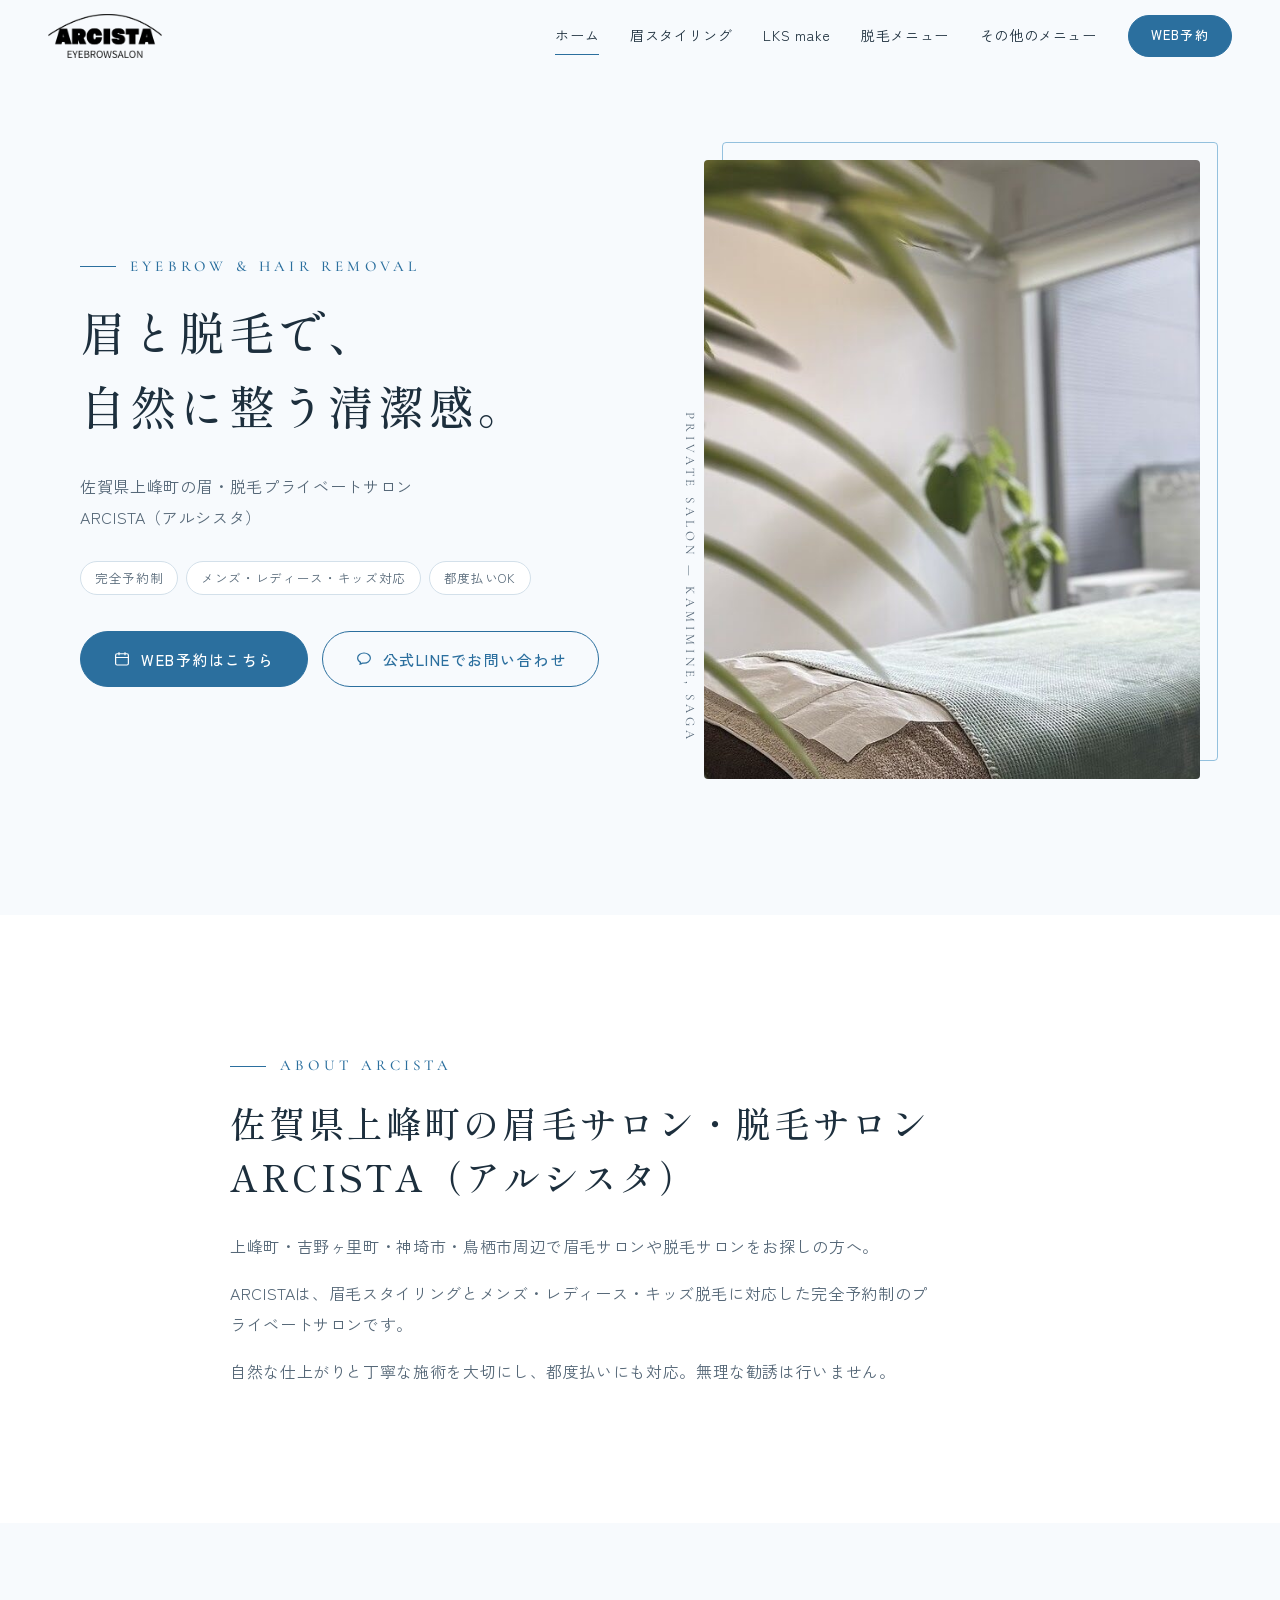
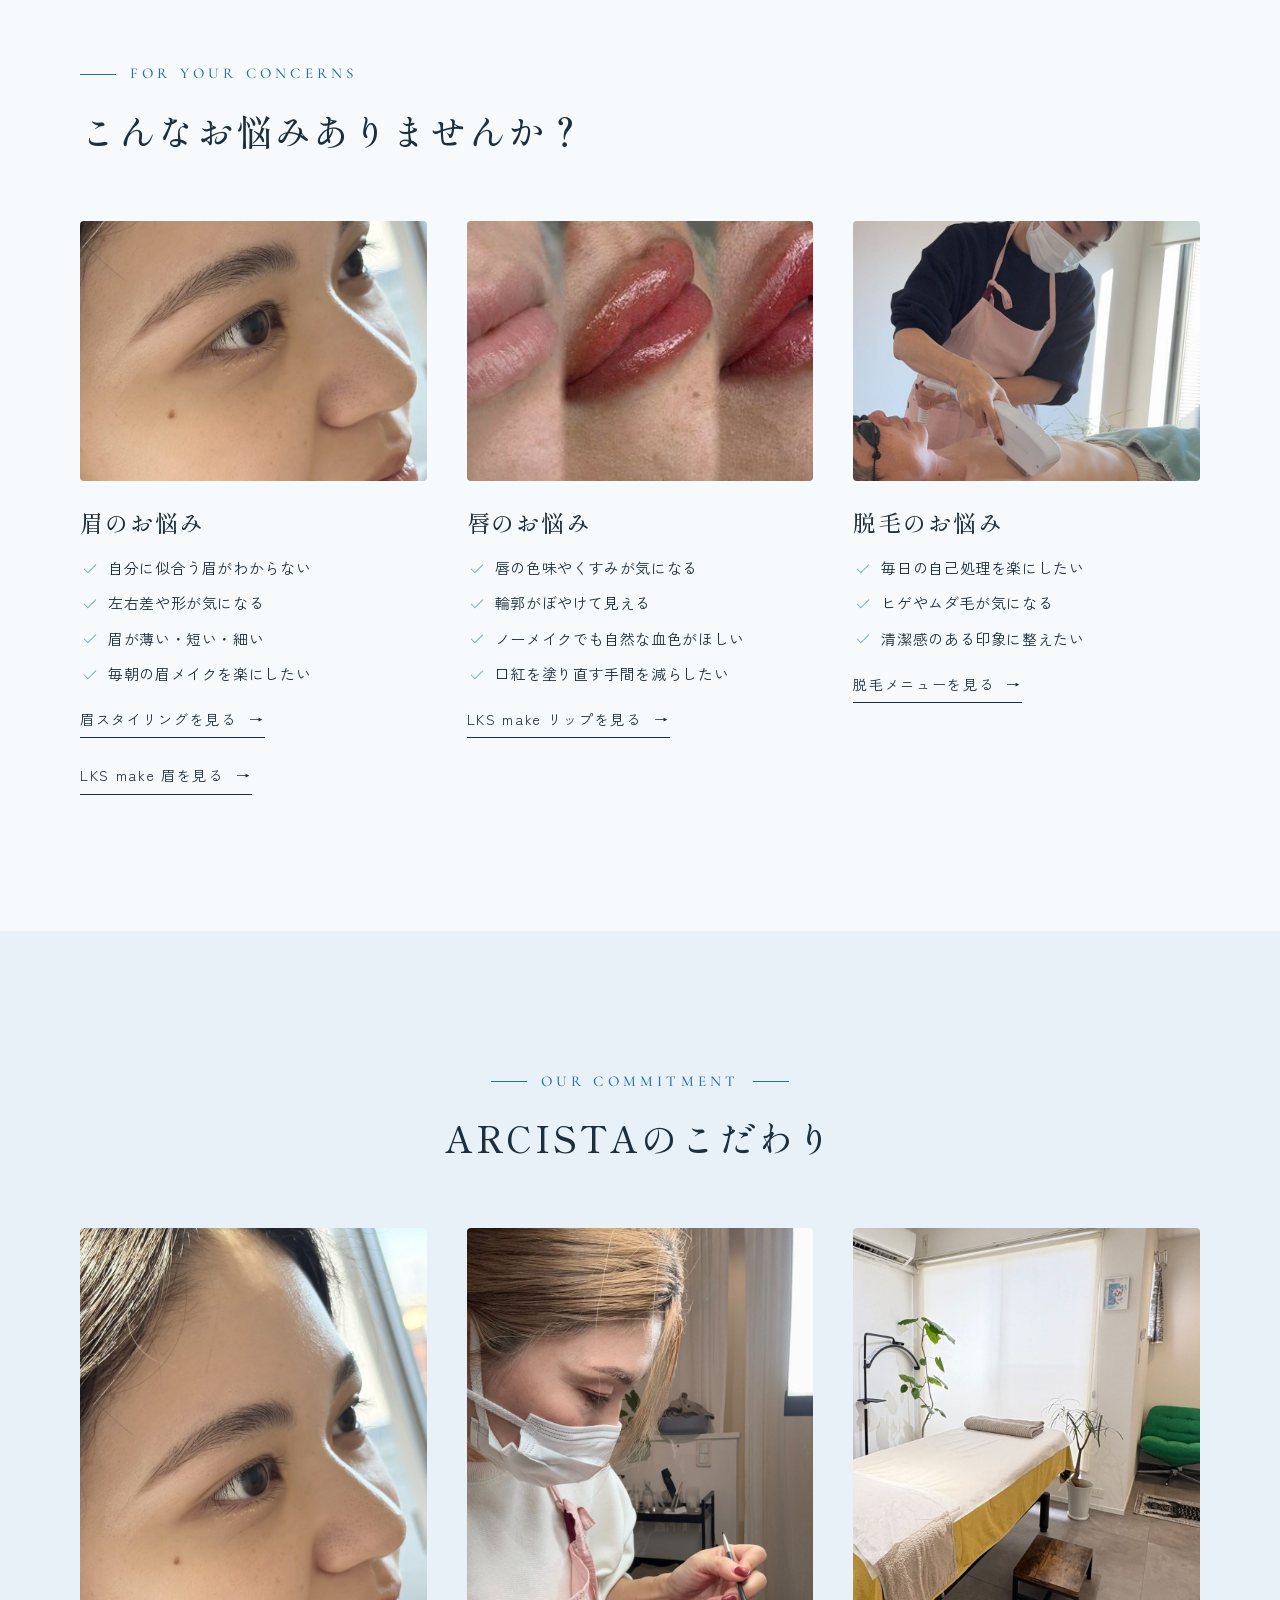
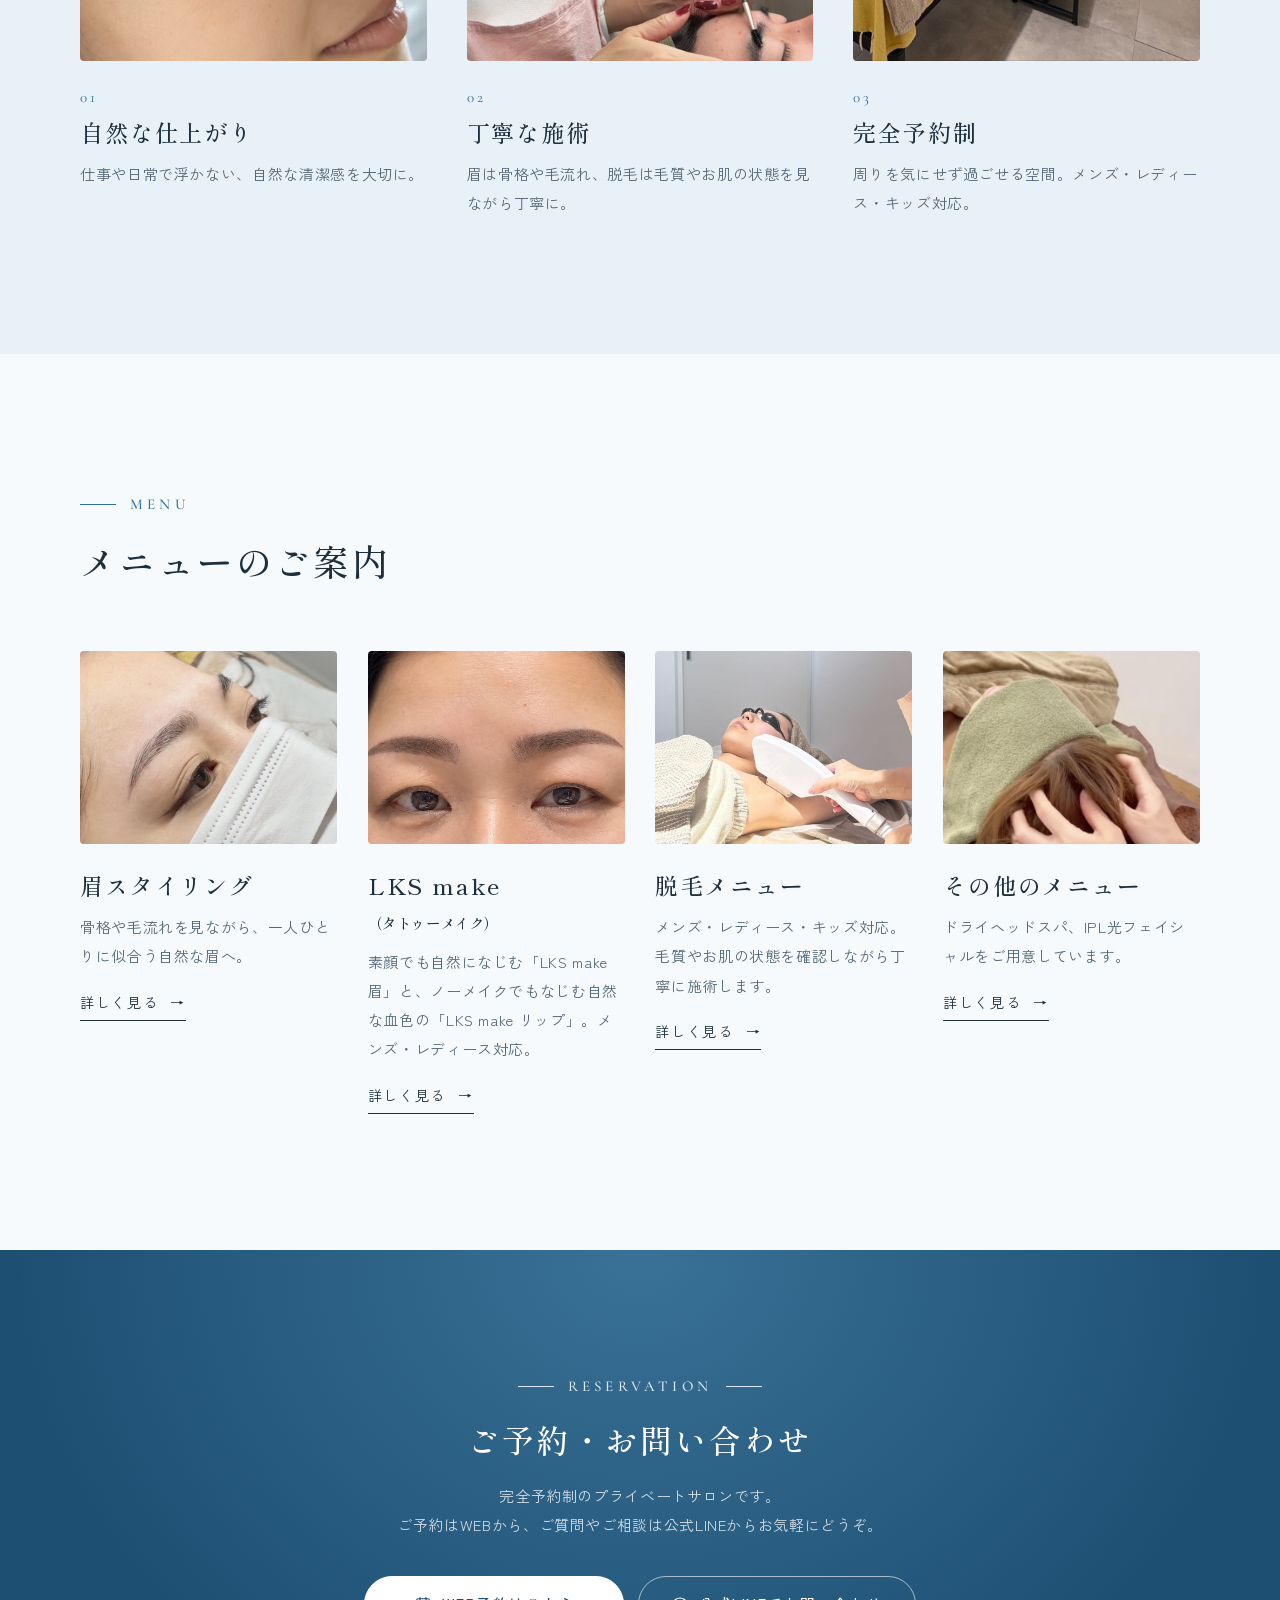
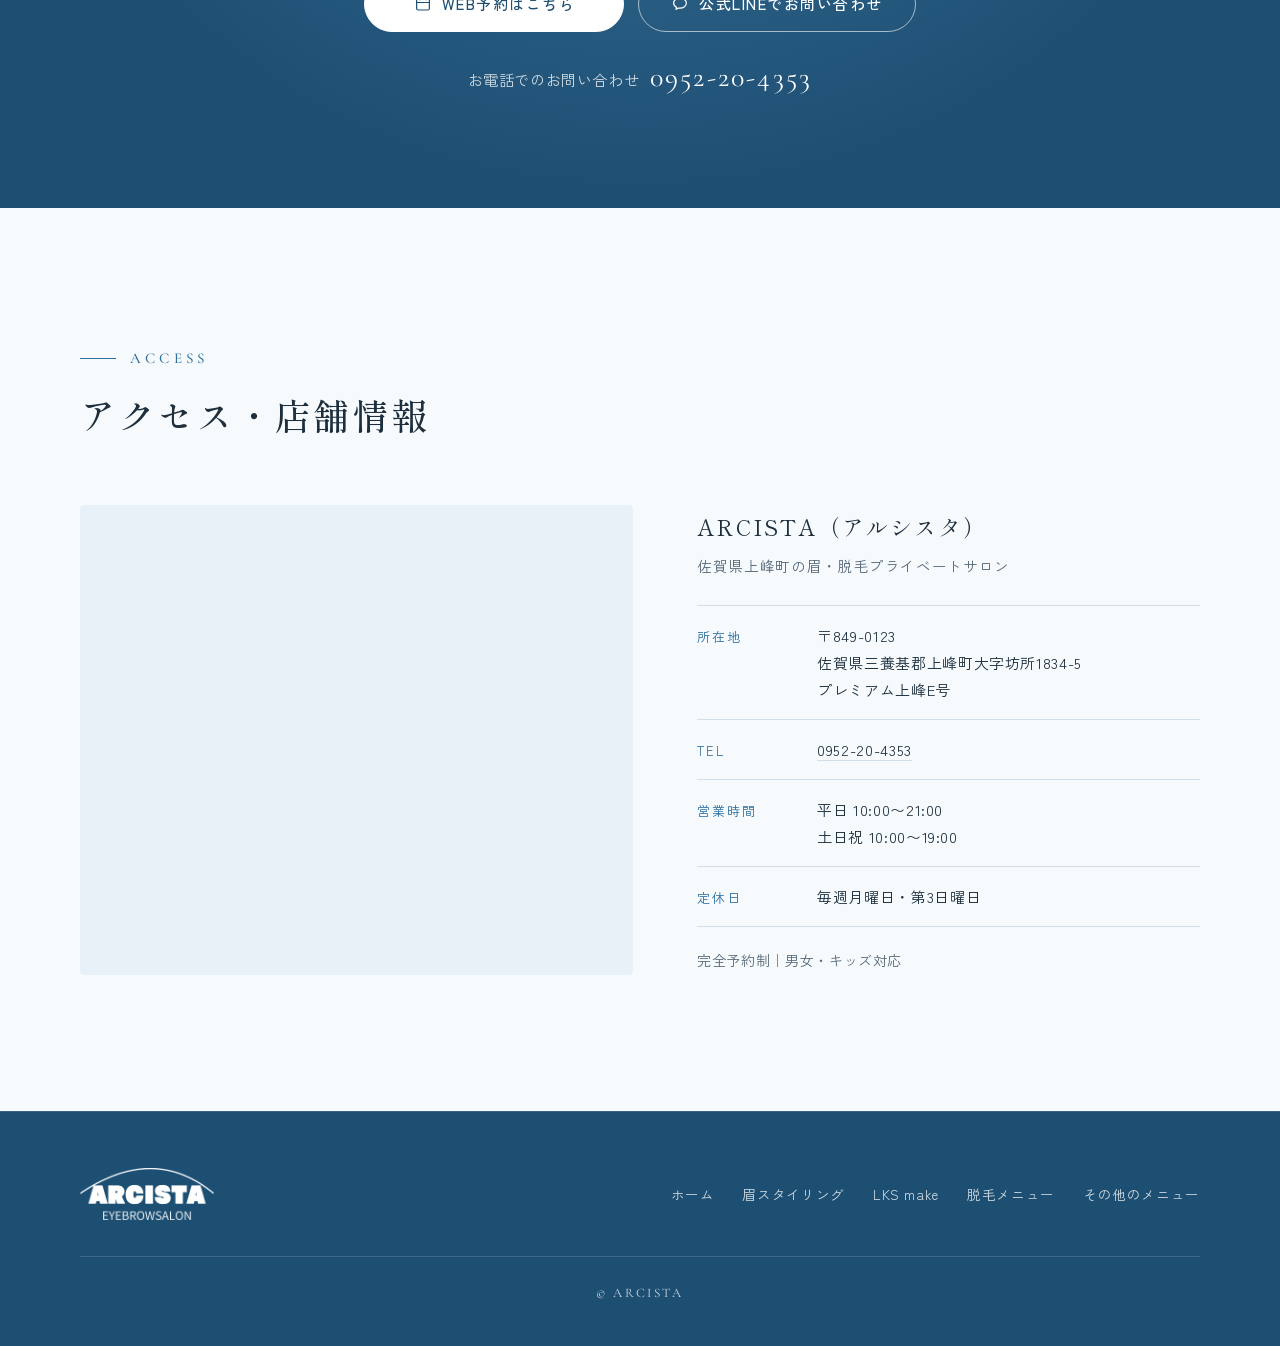
<file: index.html>
<!DOCTYPE html>
<html lang="ja">
<head>
<meta charset="utf-8">
<meta name="viewport" content="width=device-width, initial-scale=1">
<title>ARCISTA（アルシスタ）｜佐賀県上峰町の眉毛サロン・脱毛サロン</title>
<meta name="description" content="佐賀県上峰町の眉毛サロン・脱毛サロン ARCISTA（アルシスタ）。眉毛スタイリングとメンズ・レディース・キッズ脱毛に対応した完全予約制のプライベートサロンです。">
<meta property="og:type" content="website">
<meta property="og:site_name" content="ARCISTA（アルシスタ）">
<meta property="og:title" content="ARCISTA（アルシスタ）｜佐賀県上峰町の眉毛サロン・脱毛サロン">
<meta property="og:description" content="佐賀県上峰町の眉毛サロン・脱毛サロン ARCISTA（アルシスタ）。眉毛スタイリングとメンズ・レディース・キッズ脱毛に対応した完全予約制のプライベートサロンです。">
<meta property="og:image" content="https://arcista.pages.dev/images/hero.jpg">
<link rel="canonical" href="https://arcista.pages.dev/">
<meta property="og:url" content="https://arcista.pages.dev/">
<meta name="format-detection" content="telephone=no">
<link rel="icon" href="images/favicon.png">
<link rel="apple-touch-icon" href="images/favicon.png">
<link rel="preconnect" href="https://fonts.googleapis.com">
<link rel="preconnect" href="https://fonts.gstatic.com" crossorigin>
<link href="https://fonts.googleapis.com/css2?family=Cormorant+Garamond:wght@400;500&family=Shippori+Mincho:wght@400;500;600&family=Zen+Kaku+Gothic+New:wght@400;500&display=swap" rel="stylesheet">
<link rel="stylesheet" href="css/style.css">
<script>document.documentElement.classList.add('js');</script>
<script type="application/ld+json">
{
  "@context": "https://schema.org",
  "@type": "BeautySalon",
  "@id": "https://arcista.pages.dev/#salon",
  "name": "ARCISTA（アルシスタ）",
  "alternateName": "EYEBROW SALON ARCISTA",
  "description": "佐賀県上峰町の眉毛サロン・脱毛サロン。眉スタイリング、LKS make、メンズ・レディース・キッズ脱毛に対応した完全予約制のプライベートサロンです。",
  "url": "https://arcista.pages.dev/",
  "telephone": "+81-952-20-4353",
  "image": "https://arcista.pages.dev/images/hero.jpg",
  "logo": "https://arcista.pages.dev/images/logo.png",
  "address": {
    "@type": "PostalAddress",
    "postalCode": "849-0123",
    "addressRegion": "佐賀県",
    "addressLocality": "三養基郡上峰町",
    "streetAddress": "大字坊所1834-5 プレミアム上峰E号",
    "addressCountry": "JP"
  },
  "geo": {
    "@type": "GeoCoordinates",
    "latitude": 33.32833,
    "longitude": 130.421564
  },
  "openingHoursSpecification": [
    {
      "@type": "OpeningHoursSpecification",
      "dayOfWeek": [
        "Tuesday",
        "Wednesday",
        "Thursday",
        "Friday"
      ],
      "opens": "10:00",
      "closes": "21:00"
    },
    {
      "@type": "OpeningHoursSpecification",
      "dayOfWeek": [
        "Saturday",
        "Sunday"
      ],
      "opens": "10:00",
      "closes": "19:00"
    }
  ],
  "areaServed": [
    "上峰町",
    "吉野ヶ里町",
    "神埼市",
    "鳥栖市"
  ],
  "sameAs": [
    "https://www.instagram.com/arcista_rieko/",
    "https://line.me/R/ti/p/@804rrtrj"
  ]
}
</script>
<!-- Google Analytics (GA4) -->
<script async src="https://www.googletagmanager.com/gtag/js?id=G-04KNGG2RRP"></script>
<script>
  window.dataLayer = window.dataLayer || [];
  function gtag(){dataLayer.push(arguments);}
  gtag('js', new Date());
  gtag('config', 'G-04KNGG2RRP');
</script>
</head>
<body>
<a class="skip" href="#main">本文へスキップ</a>

<header class="site-header">
  <div class="site-header__inner">
    <a class="brand" href="index.html" aria-label="ARCISTA ホーム"><img src="images/logo.png" alt="ARCISTA EYEBROW SALON" width="560" height="217"></a>
    <button class="nav-toggle" type="button" aria-controls="nav" aria-expanded="false" aria-label="メニューを開く"><span></span><span></span><span></span></button>
    <nav class="nav" id="nav" aria-label="メインメニュー">
      <ul class="nav__list">
        <li><a href="index.html" aria-current="page">ホーム</a></li>
        <li><a href="eyebrow.html">眉スタイリング</a></li>
        <li><a href="lks.html">LKS make</a></li>
        <li><a href="hair-removal.html">脱毛メニュー</a></li>
        <li><a href="other.html">その他のメニュー</a></li>
      </ul>
      <a class="btn btn--small" href="https://script.google.com/macros/s/AKfycbzo8WbLZhx-qSW-HrhDWom1a6CaFW49QN_-avgwk0KfLUEtTzykRMLi_vt3BGddYbbs/exec" target="_blank" rel="noopener">WEB予約</a>
    </nav>
  </div>
</header>

<main id="main">
<section class="hero">
  <div class="wrap hero__inner">
    <div class="reveal">
      <p class="label">Eyebrow &amp; Hair Removal</p>
      <h1 class="hero__title"><span>眉と脱毛で、</span><span>自然に整う清潔感。</span></h1>
      <p class="hero__sub">佐賀県上峰町の眉・脱毛プライベートサロン<br>ARCISTA（アルシスタ）</p>
      <ul class="hero__tags">
        <li>完全予約制</li><li>メンズ・レディース・キッズ対応</li><li>都度払いOK</li>
      </ul>
      <div class="btn-row">
        <a class="btn" href="https://script.google.com/macros/s/AKfycbzo8WbLZhx-qSW-HrhDWom1a6CaFW49QN_-avgwk0KfLUEtTzykRMLi_vt3BGddYbbs/exec" target="_blank" rel="noopener"><svg viewBox="0 0 24 24" fill="none" stroke="currentColor" stroke-width="1.6" aria-hidden="true"><rect x="3.5" y="5" width="17" height="15" rx="2"/><path d="M3.5 10h17M8 3v4M16 3v4"/></svg>WEB予約はこちら</a>
        <a class="btn btn--ghost" href="https://line.me/R/ti/p/@804rrtrj" target="_blank" rel="noopener"><svg viewBox="0 0 24 24" fill="none" stroke="currentColor" stroke-width="1.6" aria-hidden="true"><path d="M12 4c-4.7 0-8.5 3-8.5 6.8 0 2.4 1.5 4.5 3.9 5.7-.2.8-.6 2-.7 2.4 0 0 2.3-.6 3.6-1.5.6.1 1.1.2 1.7.2 4.7 0 8.5-3 8.5-6.8S16.7 4 12 4z"/></svg>公式LINEでお問い合わせ</a>
      </div>
    </div>
    <div class="hero__visual reveal">
      <div class="arch"><img src="images/hero.jpg" alt="観葉植物のある、明るく落ち着いたARCISTAの施術室" width="958" height="719" fetchpriority="high"></div>
      <p class="hero__caption" aria-hidden="true">Private Salon — Kamimine, Saga</p>
    </div>
  </div>
</section>

<section class="section section--surface" aria-labelledby="about-title">
  <div class="wrap wrap--narrow reveal">
    <p class="label">About ARCISTA</p>
    <h2 class="heading" id="about-title">佐賀県上峰町の眉毛サロン・脱毛サロン<br>ARCISTA（アルシスタ）</h2>
    <p class="lead">上峰町・吉野ヶ里町・神埼市・鳥栖市周辺で眉毛サロンや脱毛サロンをお探しの方へ。</p>
    <p class="lead">ARCISTAは、眉毛スタイリングとメンズ・レディース・キッズ脱毛に対応した完全予約制のプライベートサロンです。</p>
    <p class="lead">自然な仕上がりと丁寧な施術を大切にし、都度払いにも対応。無理な勧誘は行いません。</p>
  </div>
</section>

<section class="section" aria-labelledby="concerns-title">
  <div class="wrap">
    <div class="section-head reveal">
      <p class="label">For Your Concerns</p>
      <h2 class="heading" id="concerns-title">こんなお悩みありませんか？</h2>
    </div>
    <div class="cards cards--3">
      <div class="card reveal">
        <div class="card__media"><img src="images/concern-brow.jpg" alt="自然に整えた眉の横顔" width="1200" height="674" loading="lazy"></div>
        <div class="card__body">
          <h3 class="card__title">眉のお悩み</h3>
          <ul class="checks">
            <li>自分に似合う眉がわからない</li>
            <li>左右差や形が気になる</li>
            <li>眉が薄い・短い・細い</li>
            <li>毎朝の眉メイクを楽にしたい</li>
          </ul>
          <div class="card__links">
            <a class="text-link" href="eyebrow.html">眉スタイリングを見る</a>
            <a class="text-link" href="lks.html#brow">LKS make 眉を見る</a>
          </div>
        </div>
      </div>
      <a class="card reveal" href="lks.html#lip">
        <div class="card__media"><img src="images/gallery-lip.jpg" alt="LKS make リップの施術事例" width="480" height="270" loading="lazy"></div>
        <div class="card__body">
          <h3 class="card__title">唇のお悩み</h3>
          <ul class="checks">
            <li>唇の色味やくすみが気になる</li>
            <li>輪郭がぼやけて見える</li>
            <li>ノーメイクでも自然な血色がほしい</li>
            <li>口紅を塗り直す手間を減らしたい</li>
          </ul>
          <span class="text-link">LKS make リップを見る</span>
        </div>
      </a>
      <a class="card reveal" href="hair-removal.html">
        <div class="card__media"><img src="images/concern-hair.jpg" alt="脱毛の施術風景" width="1200" height="674" loading="lazy"></div>
        <div class="card__body">
          <h3 class="card__title">脱毛のお悩み</h3>
          <ul class="checks">
            <li>毎日の自己処理を楽にしたい</li>
            <li>ヒゲやムダ毛が気になる</li>
            <li>清潔感のある印象に整えたい</li>
          </ul>
          <span class="text-link">脱毛メニューを見る</span>
        </div>
      </a>
    </div>
  </div>
</section>

<section class="section section--soft" aria-labelledby="commit-title">
  <div class="wrap">
    <div class="section-head section-head--center reveal">
      <p class="label">Our Commitment</p>
      <h2 class="heading" id="commit-title">ARCISTAのこだわり</h2>
    </div>
    <div class="cards cards--3 cards--keep">
      <div class="card reveal">
        <div class="card__media card__media--arch"><img src="images/commit-natural.jpg" alt="自然な仕上がりの眉" width="1200" height="1200" loading="lazy"></div>
        <div class="card__body">
          <p class="card__num">01</p>
          <h3 class="card__title">自然な仕上がり</h3>
          <p class="card__text">仕事や日常で浮かない、自然な清潔感を大切に。</p>
        </div>
      </div>
      <div class="card reveal">
        <div class="card__media card__media--arch"><img src="images/commit-care.jpg" alt="眉を丁寧に施術するスタッフ" width="1200" height="1200" loading="lazy"></div>
        <div class="card__body">
          <p class="card__num">02</p>
          <h3 class="card__title">丁寧な施術</h3>
          <p class="card__text">眉は骨格や毛流れ、脱毛は毛質やお肌の状態を見ながら丁寧に。</p>
        </div>
      </div>
      <div class="card reveal">
        <div class="card__media card__media--arch"><img src="images/commit-private.jpg" alt="完全個室の施術スペース" width="1200" height="1200" loading="lazy"></div>
        <div class="card__body">
          <p class="card__num">03</p>
          <h3 class="card__title">完全予約制</h3>
          <p class="card__text">周りを気にせず過ごせる空間。メンズ・レディース・キッズ対応。</p>
        </div>
      </div>
    </div>
  </div>
</section>

<section class="section" aria-labelledby="menu-title">
  <div class="wrap">
    <div class="section-head reveal">
      <p class="label">Menu</p>
      <h2 class="heading" id="menu-title">メニューのご案内</h2>
    </div>
    <div class="cards cards--4">
      <a class="card reveal" href="eyebrow.html">
        <div class="card__media"><img src="images/menu-brow.jpg" alt="眉スタイリングの仕上がり" width="918" height="516" loading="lazy"></div>
        <div class="card__body">
          <h3 class="card__title">眉スタイリング</h3>
          <p class="card__text">骨格や毛流れを見ながら、一人ひとりに似合う自然な眉へ。</p>
          <span class="text-link">詳しく見る</span>
        </div>
      </a>
      <a class="card reveal" href="lks.html">
        <div class="card__media"><img src="images/brow-lks.jpg" alt="LKS makeの仕上がり" width="1200" height="674" loading="lazy"></div>
        <div class="card__body">
          <h3 class="card__title">LKS make<small>（タトゥーメイク）</small></h3>
          <p class="card__text">素顔でも自然になじむ「LKS make 眉」と、ノーメイクでもなじむ自然な血色の「LKS make リップ」。メンズ・レディース対応。</p>
          <span class="text-link">詳しく見る</span>
        </div>
      </a>
      <a class="card reveal" href="hair-removal.html">
        <div class="card__media"><img src="images/menu-hair.jpg" alt="脱毛の施術風景" width="1200" height="674" loading="lazy"></div>
        <div class="card__body">
          <h3 class="card__title">脱毛メニュー</h3>
          <p class="card__text">メンズ・レディース・キッズ対応。毛質やお肌の状態を確認しながら丁寧に施術します。</p>
          <span class="text-link">詳しく見る</span>
        </div>
      </a>
      <a class="card reveal" href="other.html">
        <div class="card__media"><img src="images/headspa.jpg" alt="ドライヘッドスパの施術風景" width="1179" height="884" loading="lazy"></div>
        <div class="card__body">
          <h3 class="card__title">その他のメニュー</h3>
          <p class="card__text">ドライヘッドスパ、IPL光フェイシャルをご用意しています。</p>
          <span class="text-link">詳しく見る</span>
        </div>
      </a>
    </div>
  </div>
</section>

<section class="cta" aria-labelledby="cta-title">
  <div class="wrap reveal">
    <p class="label">Reservation</p>
    <h2 id="cta-title">ご予約・お問い合わせ</h2>
    <p>完全予約制のプライベートサロンです。<br>ご予約はWEBから、ご質問やご相談は公式LINEからお気軽にどうぞ。</p>
    <div class="btn-row">
      <a class="btn btn--light" href="https://script.google.com/macros/s/AKfycbzo8WbLZhx-qSW-HrhDWom1a6CaFW49QN_-avgwk0KfLUEtTzykRMLi_vt3BGddYbbs/exec" target="_blank" rel="noopener"><svg viewBox="0 0 24 24" fill="none" stroke="currentColor" stroke-width="1.6" aria-hidden="true"><rect x="3.5" y="5" width="17" height="15" rx="2"/><path d="M3.5 10h17M8 3v4M16 3v4"/></svg>WEB予約はこちら</a>
      <a class="btn btn--outline-light" href="https://line.me/R/ti/p/@804rrtrj" target="_blank" rel="noopener"><svg viewBox="0 0 24 24" fill="none" stroke="currentColor" stroke-width="1.6" aria-hidden="true"><path d="M12 4c-4.7 0-8.5 3-8.5 6.8 0 2.4 1.5 4.5 3.9 5.7-.2.8-.6 2-.7 2.4 0 0 2.3-.6 3.6-1.5.6.1 1.1.2 1.7.2 4.7 0 8.5-3 8.5-6.8S16.7 4 12 4z"/></svg>公式LINEでお問い合わせ</a>
    </div>
    <p class="cta__tel">お電話でのお問い合わせ<a href="tel:0952204353">0952-20-4353</a></p>
  </div>
</section>

<section class="section" id="access" aria-labelledby="access-title">
  <div class="wrap">
    <div class="section-head reveal">
      <p class="label">Access</p>
      <h2 class="heading" id="access-title">アクセス・店舗情報</h2>
    </div>
    <div class="access">
      <div class="access__map reveal">
        <iframe title="ARCISTAの地図" loading="lazy" referrerpolicy="no-referrer-when-downgrade" src="https://maps.google.com/maps?hl=ja&amp;q=33.32833,130.421564&amp;z=17&amp;output=embed"></iframe>
      </div>
      <div class="reveal">
        <p class="access__name">ARCISTA（アルシスタ）</p>
        <p class="access__desc">佐賀県上峰町の眉・脱毛プライベートサロン</p>
        <dl class="info">
          <div><dt>所在地</dt><dd>〒849-0123<br><span class="nb">佐賀県三養基郡上峰町</span><span class="nb">大字坊所1834-5</span><br>プレミアム上峰E号</dd></div>
          <div><dt>TEL</dt><dd><a href="tel:0952204353">0952-20-4353</a></dd></div>
          <div><dt>営業時間</dt><dd>平日 10:00〜21:00<br>土日祝 10:00〜19:00</dd></div>
          <div><dt>定休日</dt><dd>毎週月曜日・第3日曜日</dd></div>
        </dl>
        <p class="access__foot">完全予約制｜男女・キッズ対応</p>
      </div>
    </div>
  </div>
</section>
</main>

<footer class="site-footer">
  <div class="wrap">
    <div class="site-footer__inner">
      <a href="index.html" aria-label="ARCISTA ホーム"><img src="images/logo.png" alt="ARCISTA EYEBROW SALON" width="560" height="217" loading="lazy"></a>
      <nav aria-label="フッターメニュー">
        <ul>
          <li><a href="index.html" aria-current="page">ホーム</a></li>
          <li><a href="eyebrow.html">眉スタイリング</a></li>
          <li><a href="lks.html">LKS make</a></li>
          <li><a href="hair-removal.html">脱毛メニュー</a></li>
          <li><a href="other.html">その他のメニュー</a></li>
        </ul>
      </nav>
    </div>
    <p class="copyright">© ARCISTA</p>
  </div>
</footer>

<div class="fixed-bar">
  <a href="https://script.google.com/macros/s/AKfycbzo8WbLZhx-qSW-HrhDWom1a6CaFW49QN_-avgwk0KfLUEtTzykRMLi_vt3BGddYbbs/exec" target="_blank" rel="noopener"><svg viewBox="0 0 24 24" fill="none" stroke="currentColor" stroke-width="1.6" aria-hidden="true"><rect x="3.5" y="5" width="17" height="15" rx="2"/><path d="M3.5 10h17M8 3v4M16 3v4"/></svg>WEB予約</a>
  <a href="https://line.me/R/ti/p/@804rrtrj" target="_blank" rel="noopener"><svg viewBox="0 0 24 24" fill="none" stroke="currentColor" stroke-width="1.6" aria-hidden="true"><path d="M12 4c-4.7 0-8.5 3-8.5 6.8 0 2.4 1.5 4.5 3.9 5.7-.2.8-.6 2-.7 2.4 0 0 2.3-.6 3.6-1.5.6.1 1.1.2 1.7.2 4.7 0 8.5-3 8.5-6.8S16.7 4 12 4z"/></svg>LINE相談</a>
  <a href="tel:0952204353" aria-label="電話をかける 0952-20-4353"><svg viewBox="0 0 24 24" fill="none" stroke="currentColor" stroke-width="1.6" aria-hidden="true"><path d="M6.5 3.5h3l1.5 4-2 1.5a12 12 0 0 0 6 6l1.5-2 4 1.5v3a2 2 0 0 1-2 2A16 16 0 0 1 4.5 5.5a2 2 0 0 1 2-2z"/></svg></a>
</div>

<script src="js/main.js"></script>
</body>
</html>
</file>
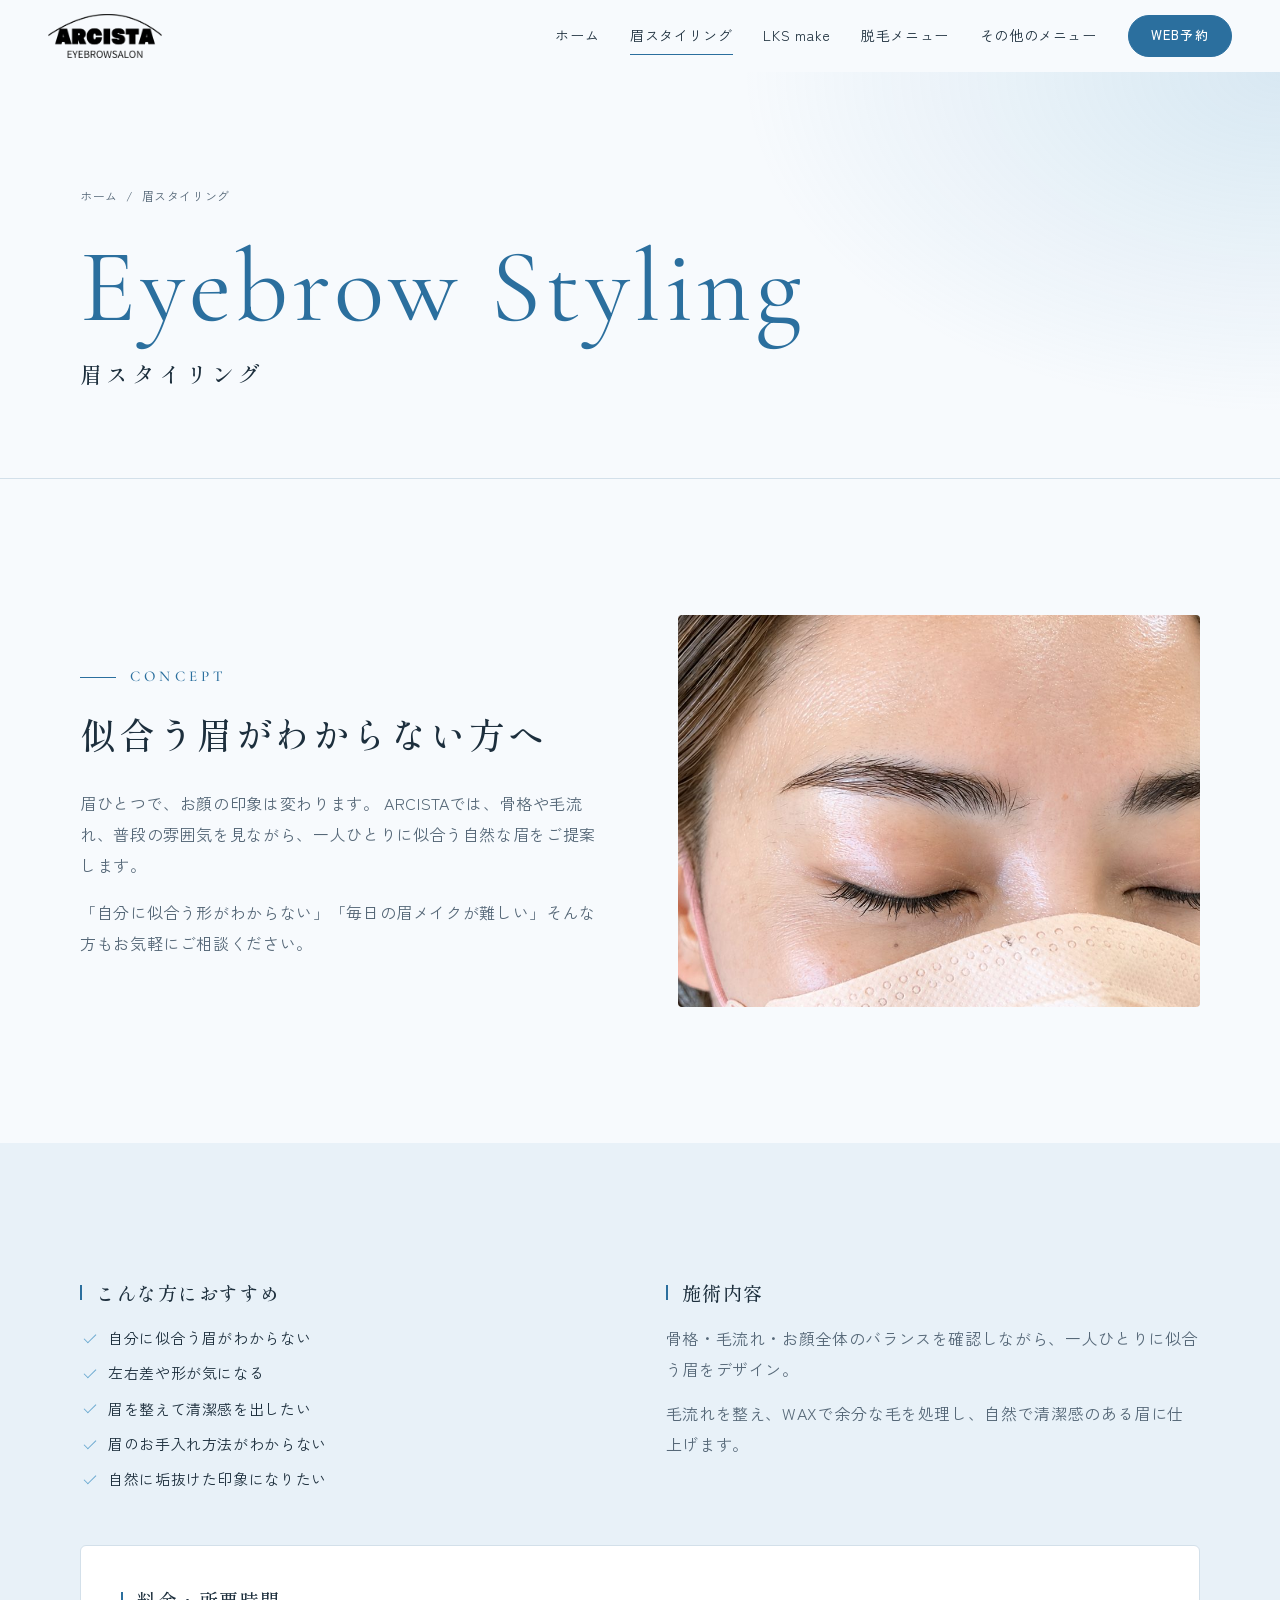
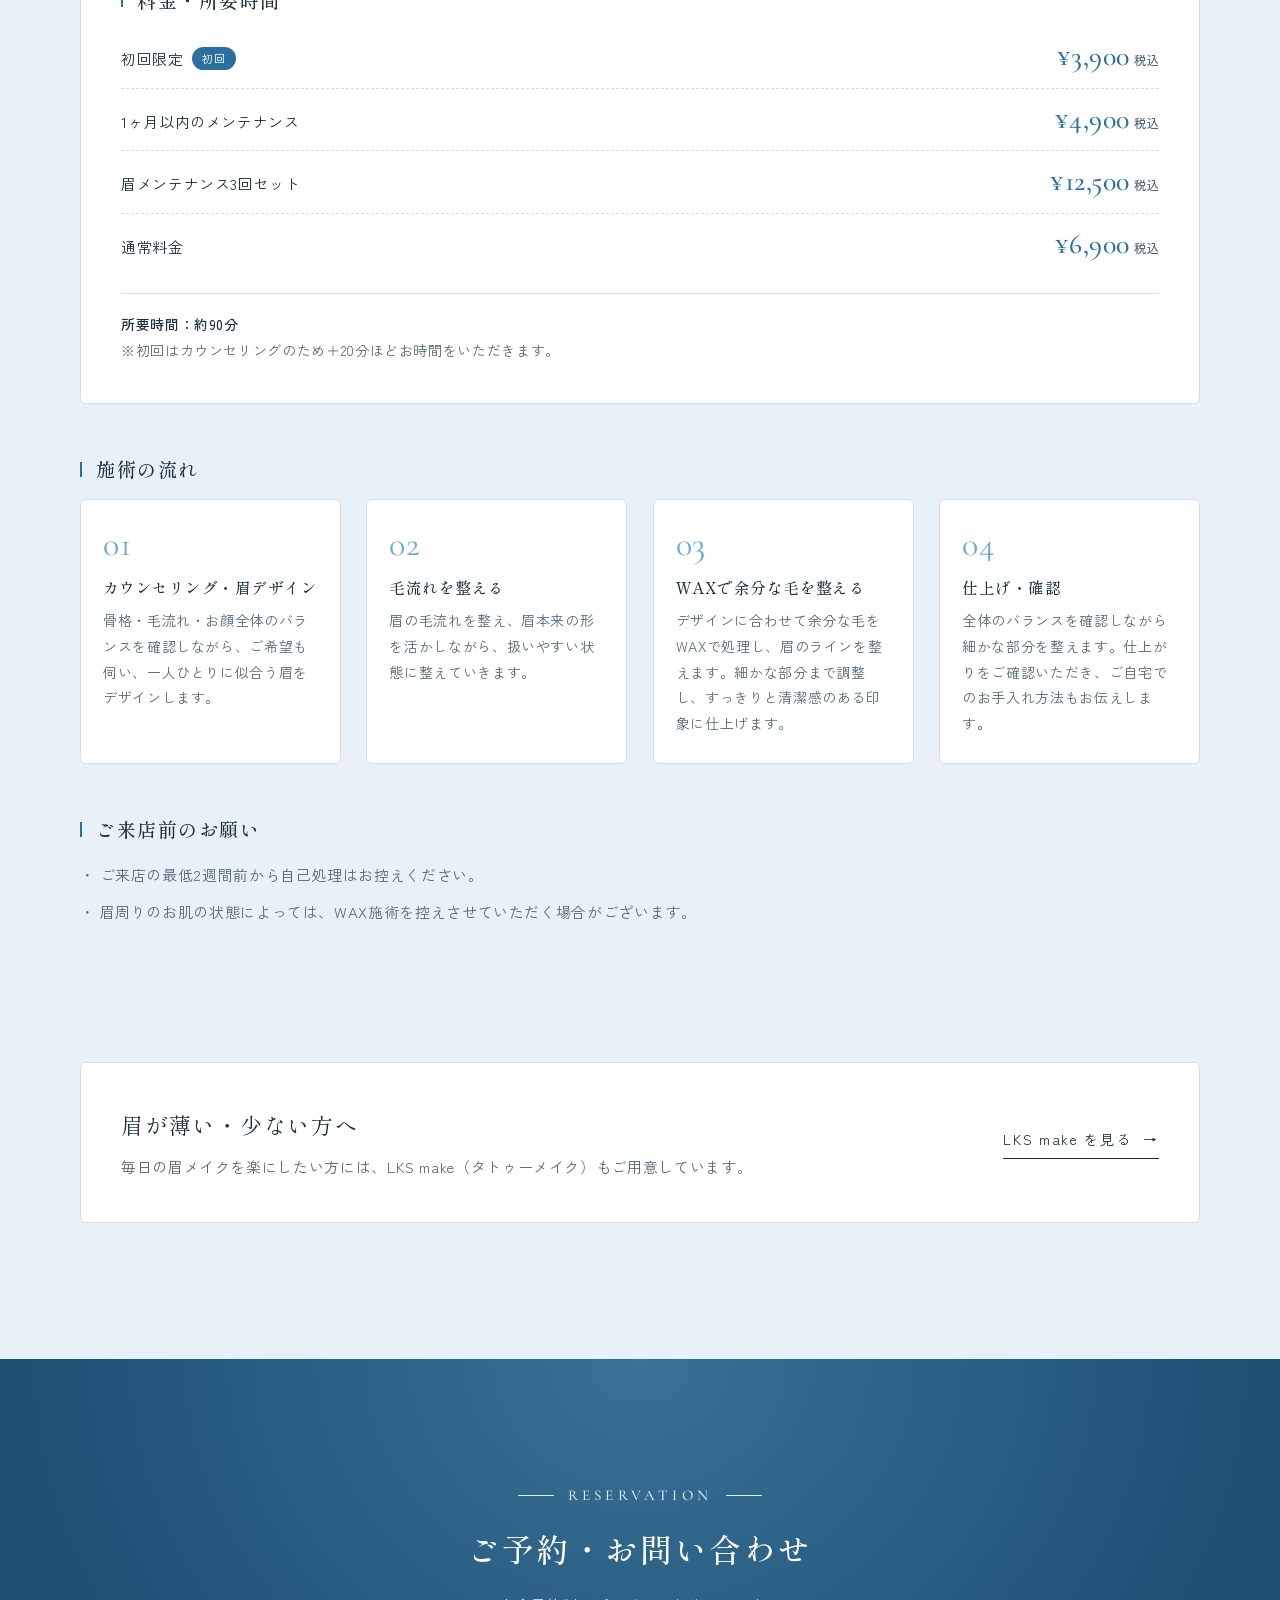
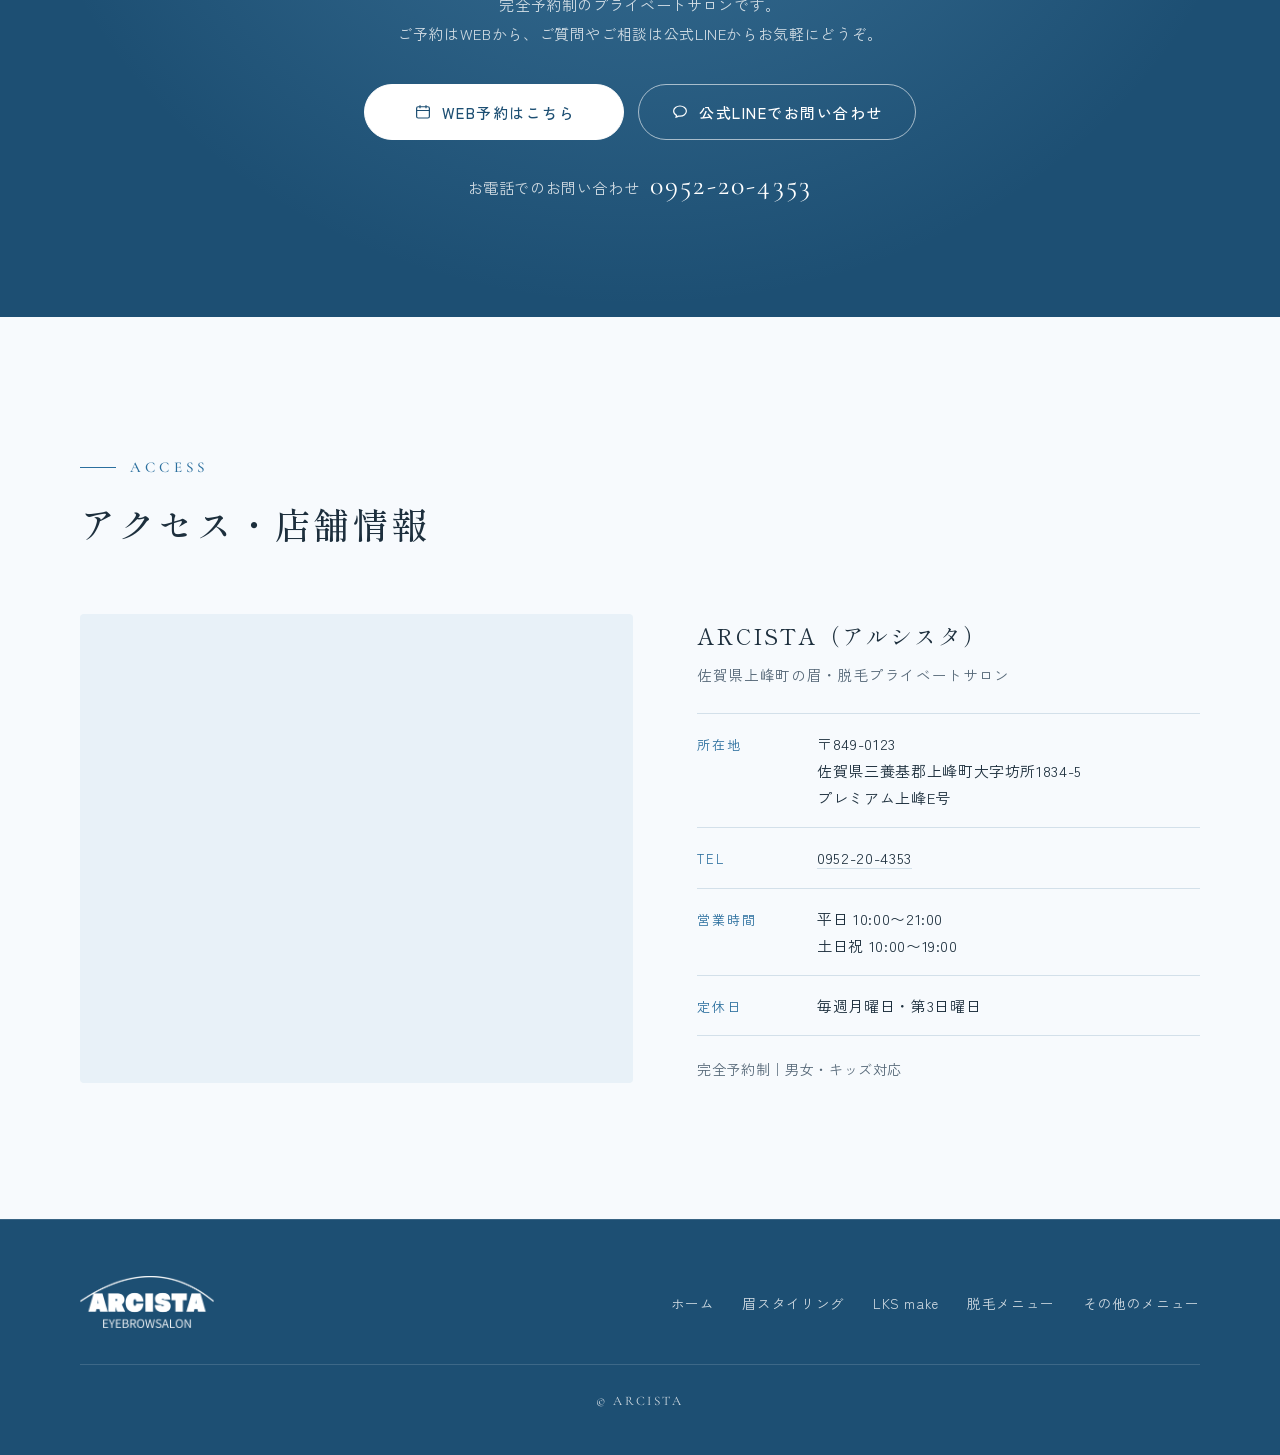
<file: eyebrow.html>
<!DOCTYPE html>
<html lang="ja">
<head>
<meta charset="utf-8">
<meta name="viewport" content="width=device-width, initial-scale=1">
<title>眉スタイリング｜ARCISTA（アルシスタ）佐賀県上峰町の眉毛サロン</title>
<meta name="description" content="ARCISTAの眉スタイリング。骨格や毛流れを見ながら眉をデザインし、WAXで余分な毛を整えて、自然で清潔感のある眉に仕上げます。">
<meta property="og:type" content="website">
<meta property="og:site_name" content="ARCISTA（アルシスタ）">
<meta property="og:title" content="眉スタイリング｜ARCISTA（アルシスタ）佐賀県上峰町の眉毛サロン">
<meta property="og:description" content="ARCISTAの眉スタイリング。骨格や毛流れを見ながら眉をデザインし、WAXで余分な毛を整えて、自然で清潔感のある眉に仕上げます。">
<meta property="og:image" content="https://arcista.pages.dev/images/hero.jpg">
<link rel="canonical" href="https://arcista.pages.dev/eyebrow">
<meta property="og:url" content="https://arcista.pages.dev/eyebrow">
<meta name="format-detection" content="telephone=no">
<link rel="icon" href="images/favicon.png">
<link rel="apple-touch-icon" href="images/favicon.png">
<link rel="preconnect" href="https://fonts.googleapis.com">
<link rel="preconnect" href="https://fonts.gstatic.com" crossorigin>
<link href="https://fonts.googleapis.com/css2?family=Cormorant+Garamond:wght@400;500&family=Shippori+Mincho:wght@400;500;600&family=Zen+Kaku+Gothic+New:wght@400;500&display=swap" rel="stylesheet">
<link rel="stylesheet" href="css/style.css">
<script>document.documentElement.classList.add('js');</script>
<!-- Google Analytics (GA4) -->
<script async src="https://www.googletagmanager.com/gtag/js?id=G-04KNGG2RRP"></script>
<script>
  window.dataLayer = window.dataLayer || [];
  function gtag(){dataLayer.push(arguments);}
  gtag('js', new Date());
  gtag('config', 'G-04KNGG2RRP');
</script>
</head>
<body>
<a class="skip" href="#main">本文へスキップ</a>

<header class="site-header">
  <div class="site-header__inner">
    <a class="brand" href="index.html" aria-label="ARCISTA ホーム"><img src="images/logo.png" alt="ARCISTA EYEBROW SALON" width="560" height="217"></a>
    <button class="nav-toggle" type="button" aria-controls="nav" aria-expanded="false" aria-label="メニューを開く"><span></span><span></span><span></span></button>
    <nav class="nav" id="nav" aria-label="メインメニュー">
      <ul class="nav__list">
        <li><a href="index.html">ホーム</a></li>
        <li><a href="eyebrow.html" aria-current="page">眉スタイリング</a></li>
        <li><a href="lks.html">LKS make</a></li>
        <li><a href="hair-removal.html">脱毛メニュー</a></li>
        <li><a href="other.html">その他のメニュー</a></li>
      </ul>
      <a class="btn btn--small" href="https://script.google.com/macros/s/AKfycbzo8WbLZhx-qSW-HrhDWom1a6CaFW49QN_-avgwk0KfLUEtTzykRMLi_vt3BGddYbbs/exec" target="_blank" rel="noopener">WEB予約</a>
    </nav>
  </div>
</header>

<main id="main">
<section class="page-hero">
  <div class="wrap">
    <p class="crumbs"><a href="index.html">ホーム</a><span>/</span>眉スタイリング</p>
    <p class="page-hero__en" aria-hidden="true">Eyebrow Styling</p>
    <h1 class="page-hero__title">眉スタイリング</h1>
  </div>
</section>

<section class="section" aria-labelledby="brow-intro">
  <div class="wrap">
    <div class="split">
      <div class="reveal">
        <p class="label">Concept</p>
        <h2 class="heading" id="brow-intro">似合う眉がわからない方へ</h2>
        <p class="lead">眉ひとつで、お顔の印象は変わります。 ARCISTAでは、骨格や毛流れ、普段の雰囲気を見ながら、一人ひとりに似合う自然な眉をご提案します。</p>
        <p class="lead">「自分に似合う形がわからない」「毎日の眉メイクが難しい」そんな方もお気軽にご相談ください。</p>
      </div>
      <div class="split__media frame reveal"><img src="images/brow-styling.jpg" alt="眉スタイリングの仕上がり" width="1200" height="674"></div>
    </div>
  </div>
</section>

<section class="section section--soft menu-block" id="styling" aria-label="眉スタイリングの詳細">
  <div class="wrap">
    <div class="detail-grid">
      <div class="detail reveal">
        <h3>こんな方におすすめ</h3>
        <ul class="checks">
          <li>自分に似合う眉がわからない</li>
          <li>左右差や形が気になる</li>
          <li>眉を整えて清潔感を出したい</li>
          <li>眉のお手入れ方法がわからない</li>
          <li>自然に垢抜けた印象になりたい</li>
        </ul>
      </div>
      <div class="detail reveal">
        <h3>施術内容</h3>
        <p>骨格・毛流れ・お顔全体のバランスを確認しながら、一人ひとりに似合う眉をデザイン。</p>
        <p>毛流れを整え、WAXで余分な毛を処理し、自然で清潔感のある眉に仕上げます。</p>
      </div>
      <div class="detail detail--full reveal">
        <div class="price-card">
          <h3>料金・所要時間</h3>
          <dl class="prices">
            <div><dt>初回限定<span class="badge">初回</span></dt><dd>¥3,900<small>税込</small></dd></div>
            <div><dt>1ヶ月以内のメンテナンス</dt><dd>¥4,900<small>税込</small></dd></div>
            <div><dt>眉メンテナンス3回セット</dt><dd>¥12,500<small>税込</small></dd></div>
            <div><dt>通常料金</dt><dd>¥6,900<small>税込</small></dd></div>
          </dl>
          <p class="price-meta"><strong>所要時間：約90分</strong><br>※初回はカウンセリングのため＋20分ほどお時間をいただきます。</p>
        </div>
      </div>
      <div class="detail detail--full reveal">
        <h3>施術の流れ</h3>
      <ol class="steps">
        <li><h4>カウンセリング・眉デザイン</h4><p>骨格・毛流れ・お顔全体のバランスを確認しながら、ご希望も伺い、一人ひとりに似合う眉をデザインします。</p></li>
        <li><h4>毛流れを整える</h4><p>眉の毛流れを整え、眉本来の形を活かしながら、扱いやすい状態に整えていきます。</p></li>
        <li><h4>WAXで余分な毛を整える</h4><p>デザインに合わせて余分な毛をWAXで処理し、眉のラインを整えます。細かな部分まで調整し、すっきりと清潔感のある印象に仕上げます。</p></li>
        <li><h4>仕上げ・確認</h4><p>全体のバランスを確認しながら細かな部分を整えます。仕上がりをご確認いただき、ご自宅でのお手入れ方法もお伝えします。</p></li>
      </ol>
      </div>
      <div class="detail detail--full reveal">
        <h3>ご来店前のお願い</h3>
        <ul class="note-list">
          <li>ご来店の最低2週間前から自己処理はお控えください。</li>
          <li>眉周りのお肌の状態によっては、WAX施術を控えさせていただく場合がございます。</li>
        </ul>
      </div>
    </div>
  </div>
</section>

<section class="section section--tight-top" style="background:var(--bg-soft)" aria-label="LKS makeのご案内">
  <div class="wrap">
    <a class="banner reveal" href="lks.html">
      <div>
        <p class="banner__title">眉が薄い・少ない方へ</p>
        <p class="banner__text">毎日の眉メイクを楽にしたい方には、LKS make（タトゥーメイク）もご用意しています。</p>
      </div>
      <span class="text-link">LKS make を見る</span>
    </a>
  </div>
</section>

<section class="cta" aria-labelledby="cta-title">
  <div class="wrap reveal">
    <p class="label">Reservation</p>
    <h2 id="cta-title">ご予約・お問い合わせ</h2>
    <p>完全予約制のプライベートサロンです。<br>ご予約はWEBから、ご質問やご相談は公式LINEからお気軽にどうぞ。</p>
    <div class="btn-row">
      <a class="btn btn--light" href="https://script.google.com/macros/s/AKfycbzo8WbLZhx-qSW-HrhDWom1a6CaFW49QN_-avgwk0KfLUEtTzykRMLi_vt3BGddYbbs/exec" target="_blank" rel="noopener"><svg viewBox="0 0 24 24" fill="none" stroke="currentColor" stroke-width="1.6" aria-hidden="true"><rect x="3.5" y="5" width="17" height="15" rx="2"/><path d="M3.5 10h17M8 3v4M16 3v4"/></svg>WEB予約はこちら</a>
      <a class="btn btn--outline-light" href="https://line.me/R/ti/p/@804rrtrj" target="_blank" rel="noopener"><svg viewBox="0 0 24 24" fill="none" stroke="currentColor" stroke-width="1.6" aria-hidden="true"><path d="M12 4c-4.7 0-8.5 3-8.5 6.8 0 2.4 1.5 4.5 3.9 5.7-.2.8-.6 2-.7 2.4 0 0 2.3-.6 3.6-1.5.6.1 1.1.2 1.7.2 4.7 0 8.5-3 8.5-6.8S16.7 4 12 4z"/></svg>公式LINEでお問い合わせ</a>
    </div>
    <p class="cta__tel">お電話でのお問い合わせ<a href="tel:0952204353">0952-20-4353</a></p>
  </div>
</section>

<section class="section" id="access" aria-labelledby="access-title">
  <div class="wrap">
    <div class="section-head reveal">
      <p class="label">Access</p>
      <h2 class="heading" id="access-title">アクセス・店舗情報</h2>
    </div>
    <div class="access">
      <div class="access__map reveal">
        <iframe title="ARCISTAの地図" loading="lazy" referrerpolicy="no-referrer-when-downgrade" src="https://maps.google.com/maps?hl=ja&amp;q=33.32833,130.421564&amp;z=17&amp;output=embed"></iframe>
      </div>
      <div class="reveal">
        <p class="access__name">ARCISTA（アルシスタ）</p>
        <p class="access__desc">佐賀県上峰町の眉・脱毛プライベートサロン</p>
        <dl class="info">
          <div><dt>所在地</dt><dd>〒849-0123<br><span class="nb">佐賀県三養基郡上峰町</span><span class="nb">大字坊所1834-5</span><br>プレミアム上峰E号</dd></div>
          <div><dt>TEL</dt><dd><a href="tel:0952204353">0952-20-4353</a></dd></div>
          <div><dt>営業時間</dt><dd>平日 10:00〜21:00<br>土日祝 10:00〜19:00</dd></div>
          <div><dt>定休日</dt><dd>毎週月曜日・第3日曜日</dd></div>
        </dl>
        <p class="access__foot">完全予約制｜男女・キッズ対応</p>
      </div>
    </div>
  </div>
</section>
</main>

<footer class="site-footer">
  <div class="wrap">
    <div class="site-footer__inner">
      <a href="index.html" aria-label="ARCISTA ホーム"><img src="images/logo.png" alt="ARCISTA EYEBROW SALON" width="560" height="217" loading="lazy"></a>
      <nav aria-label="フッターメニュー">
        <ul>
          <li><a href="index.html">ホーム</a></li>
          <li><a href="eyebrow.html" aria-current="page">眉スタイリング</a></li>
          <li><a href="lks.html">LKS make</a></li>
          <li><a href="hair-removal.html">脱毛メニュー</a></li>
          <li><a href="other.html">その他のメニュー</a></li>
        </ul>
      </nav>
    </div>
    <p class="copyright">© ARCISTA</p>
  </div>
</footer>

<div class="fixed-bar">
  <a href="https://script.google.com/macros/s/AKfycbzo8WbLZhx-qSW-HrhDWom1a6CaFW49QN_-avgwk0KfLUEtTzykRMLi_vt3BGddYbbs/exec" target="_blank" rel="noopener"><svg viewBox="0 0 24 24" fill="none" stroke="currentColor" stroke-width="1.6" aria-hidden="true"><rect x="3.5" y="5" width="17" height="15" rx="2"/><path d="M3.5 10h17M8 3v4M16 3v4"/></svg>WEB予約</a>
  <a href="https://line.me/R/ti/p/@804rrtrj" target="_blank" rel="noopener"><svg viewBox="0 0 24 24" fill="none" stroke="currentColor" stroke-width="1.6" aria-hidden="true"><path d="M12 4c-4.7 0-8.5 3-8.5 6.8 0 2.4 1.5 4.5 3.9 5.7-.2.8-.6 2-.7 2.4 0 0 2.3-.6 3.6-1.5.6.1 1.1.2 1.7.2 4.7 0 8.5-3 8.5-6.8S16.7 4 12 4z"/></svg>LINE相談</a>
  <a href="tel:0952204353" aria-label="電話をかける 0952-20-4353"><svg viewBox="0 0 24 24" fill="none" stroke="currentColor" stroke-width="1.6" aria-hidden="true"><path d="M6.5 3.5h3l1.5 4-2 1.5a12 12 0 0 0 6 6l1.5-2 4 1.5v3a2 2 0 0 1-2 2A16 16 0 0 1 4.5 5.5a2 2 0 0 1 2-2z"/></svg></a>
</div>

<script src="js/main.js"></script>
</body>
</html>
</file>
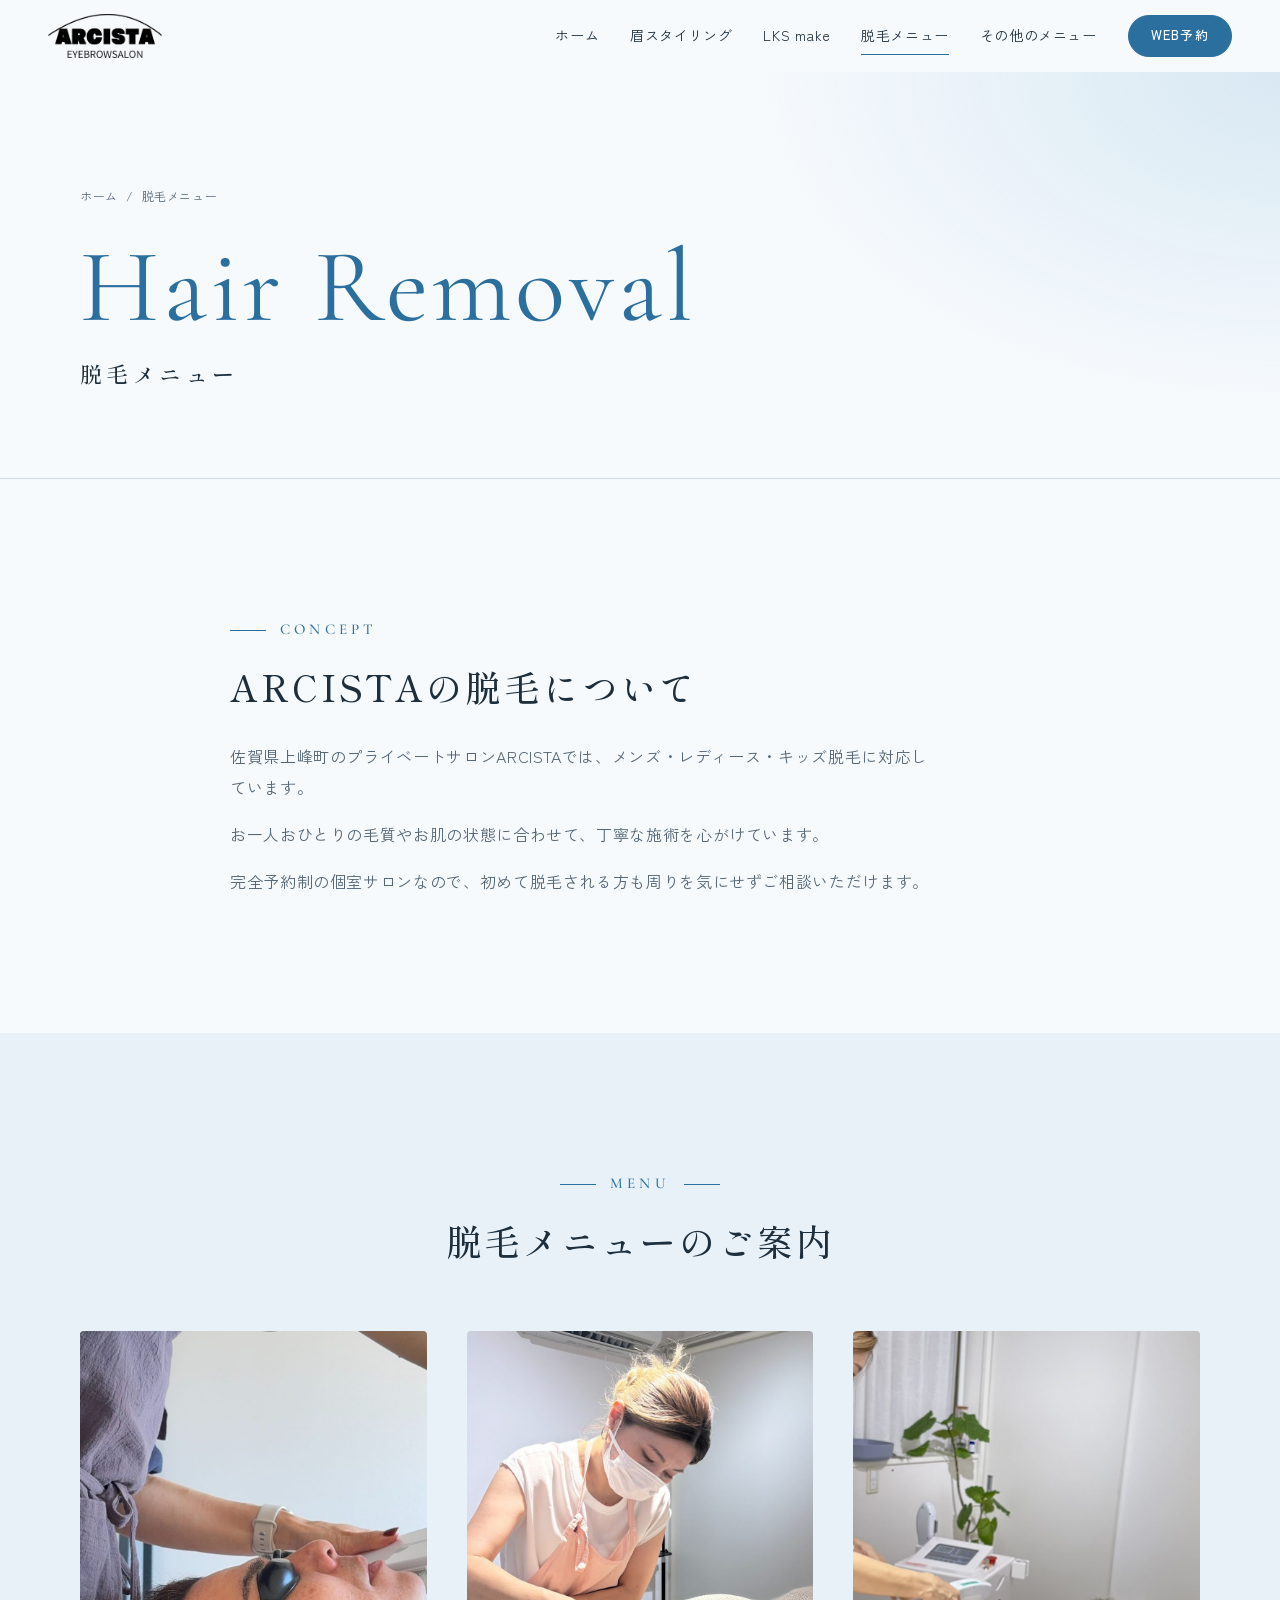
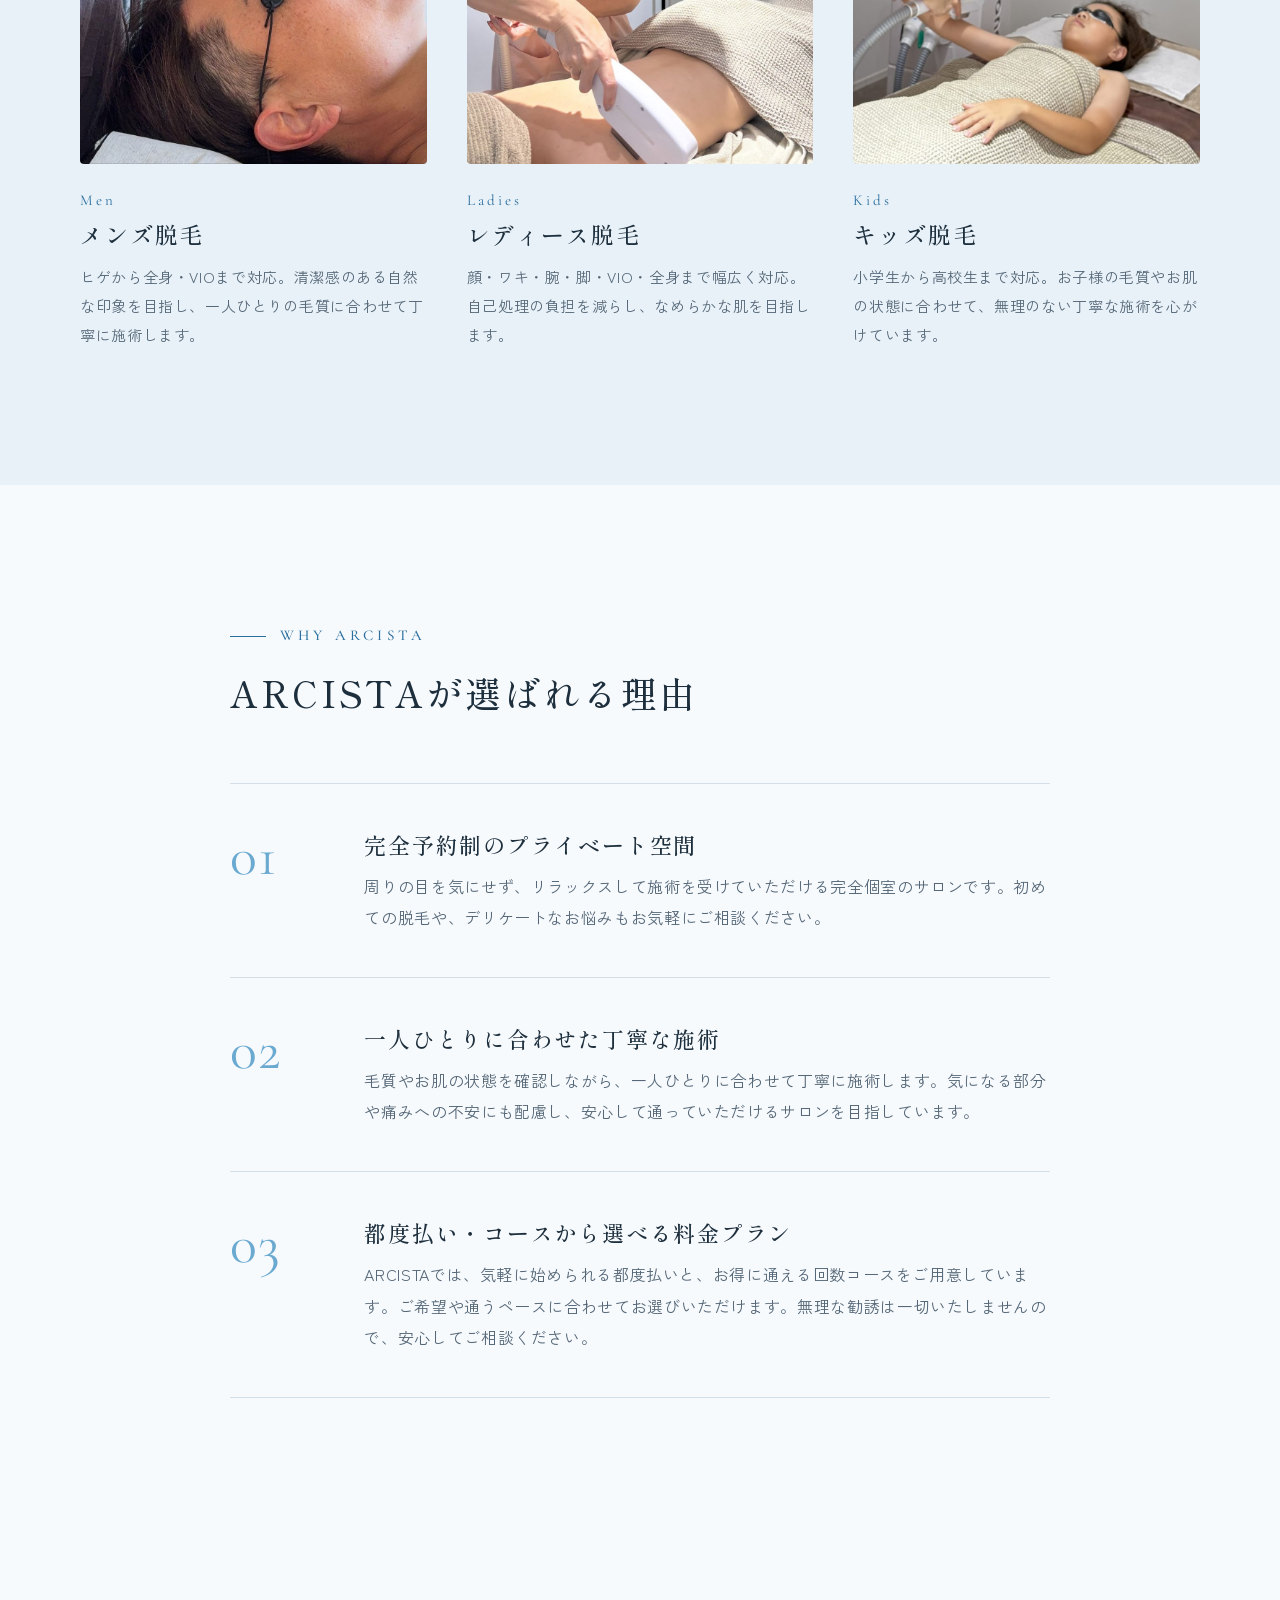
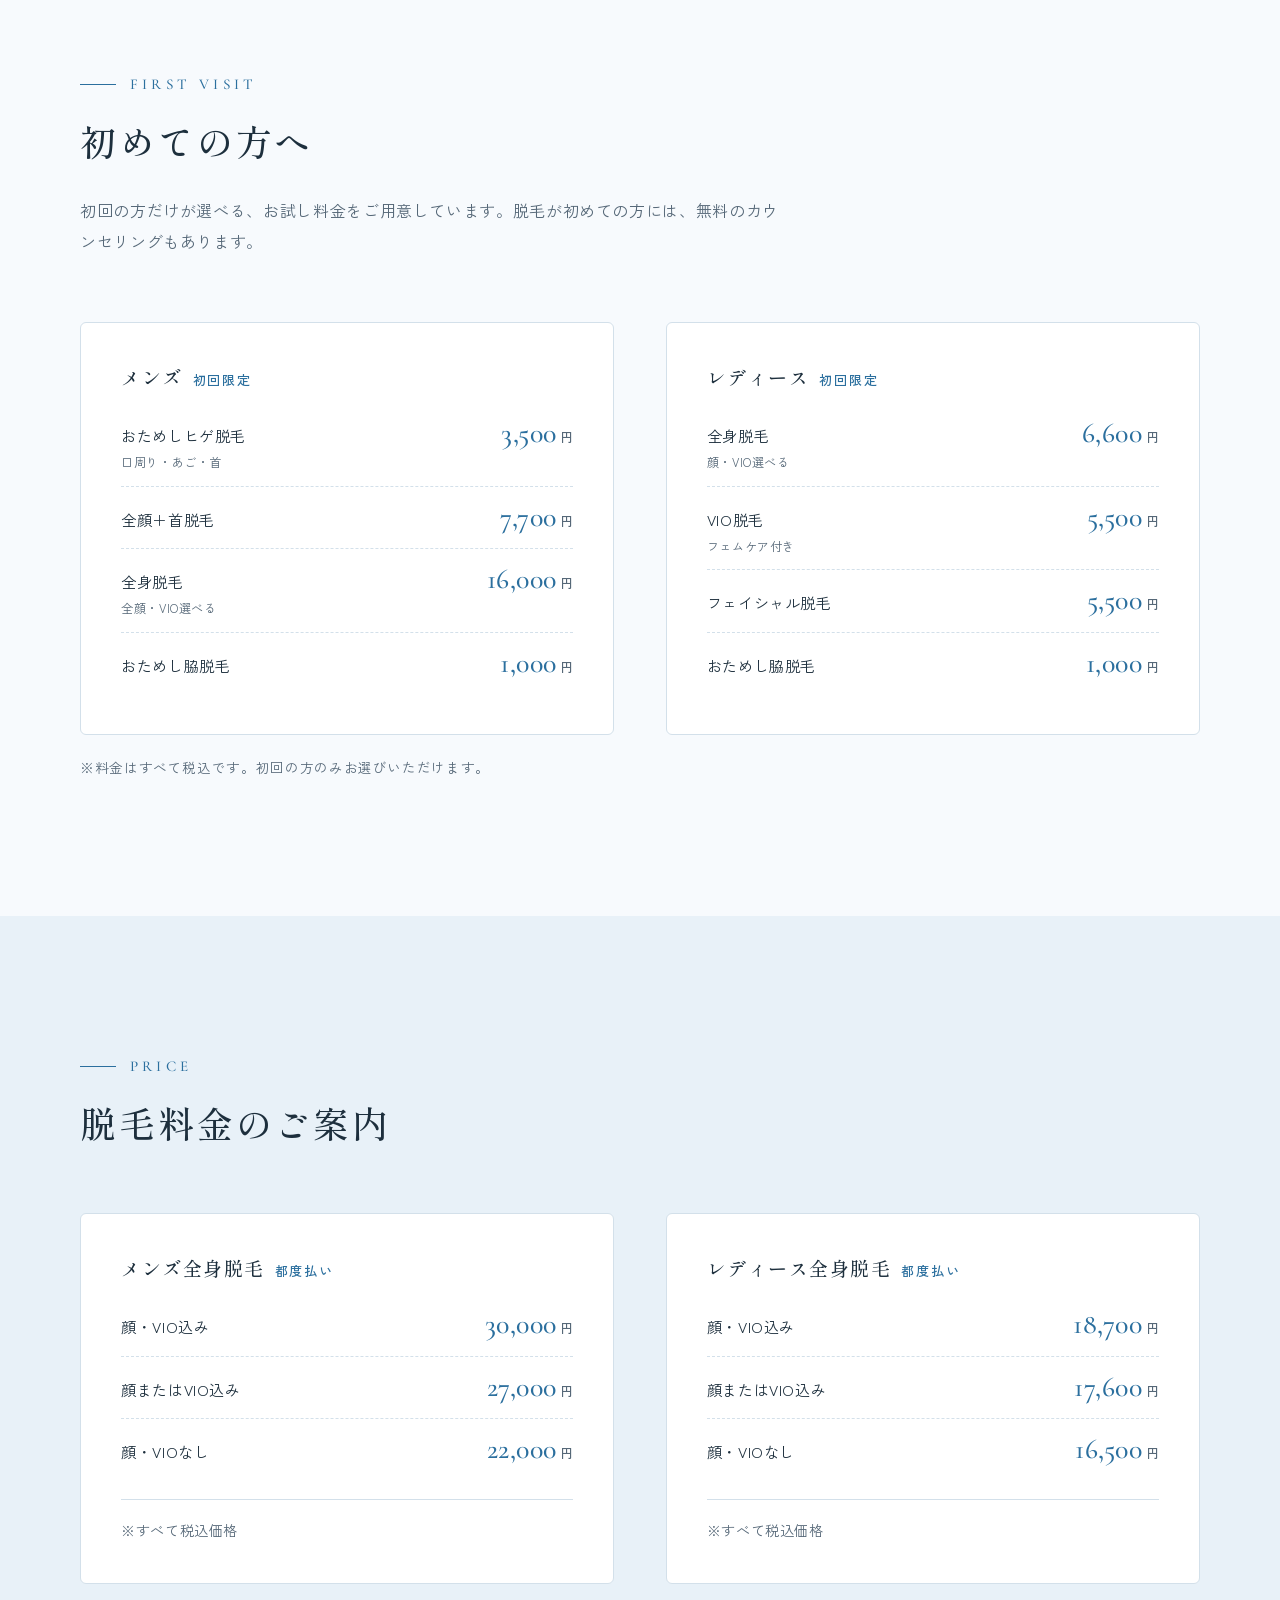
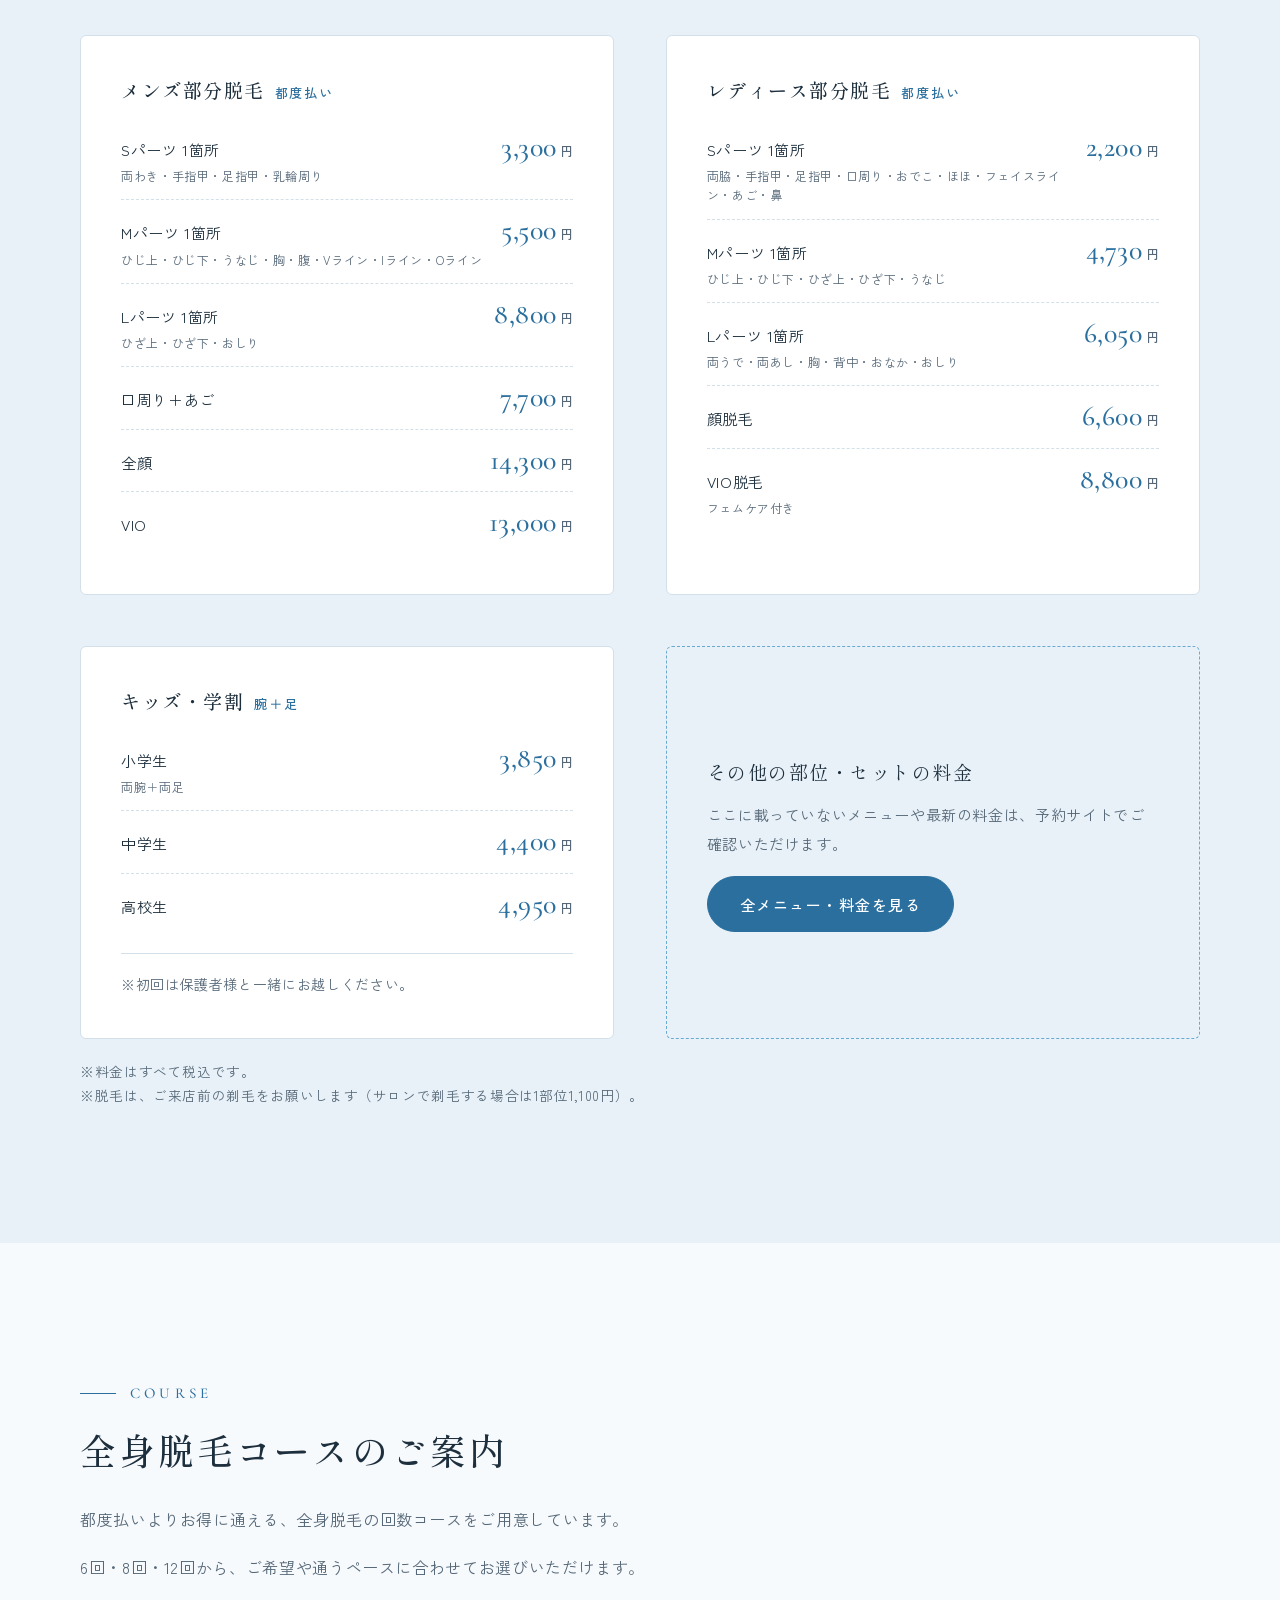
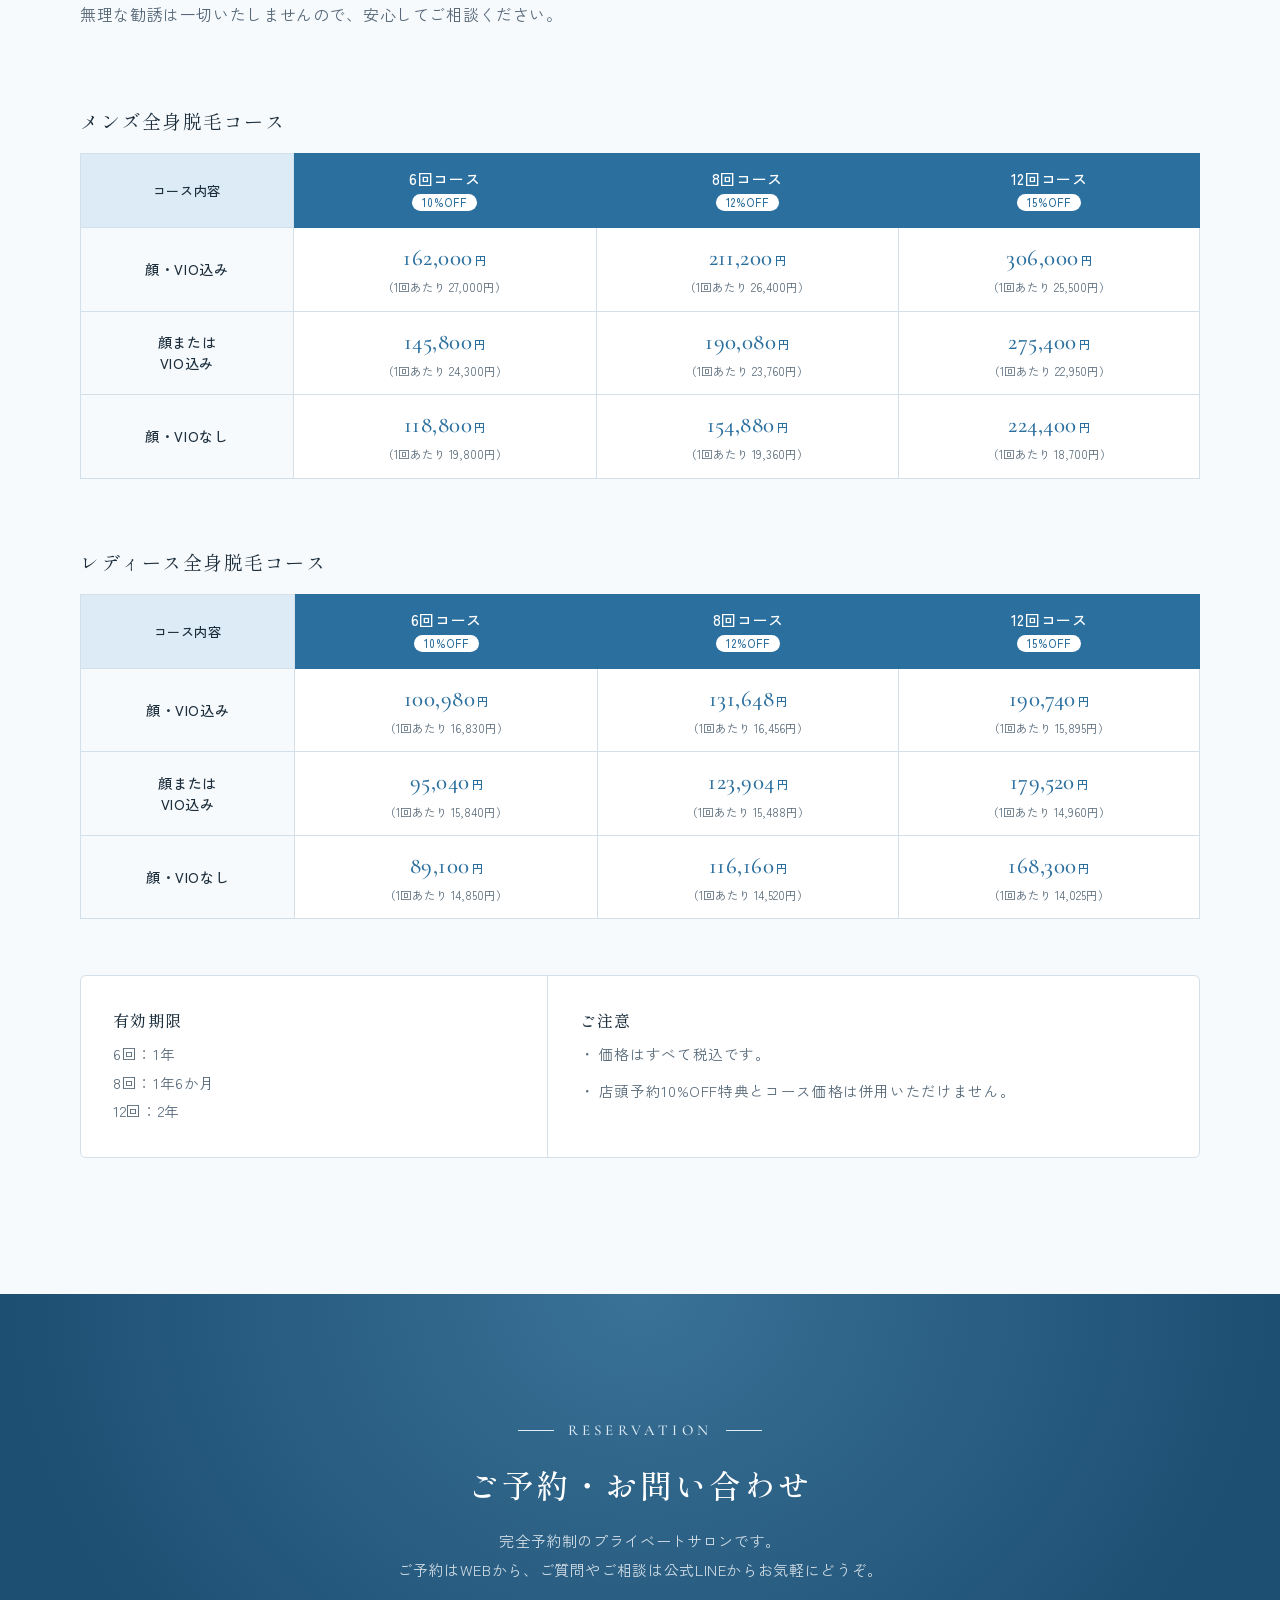
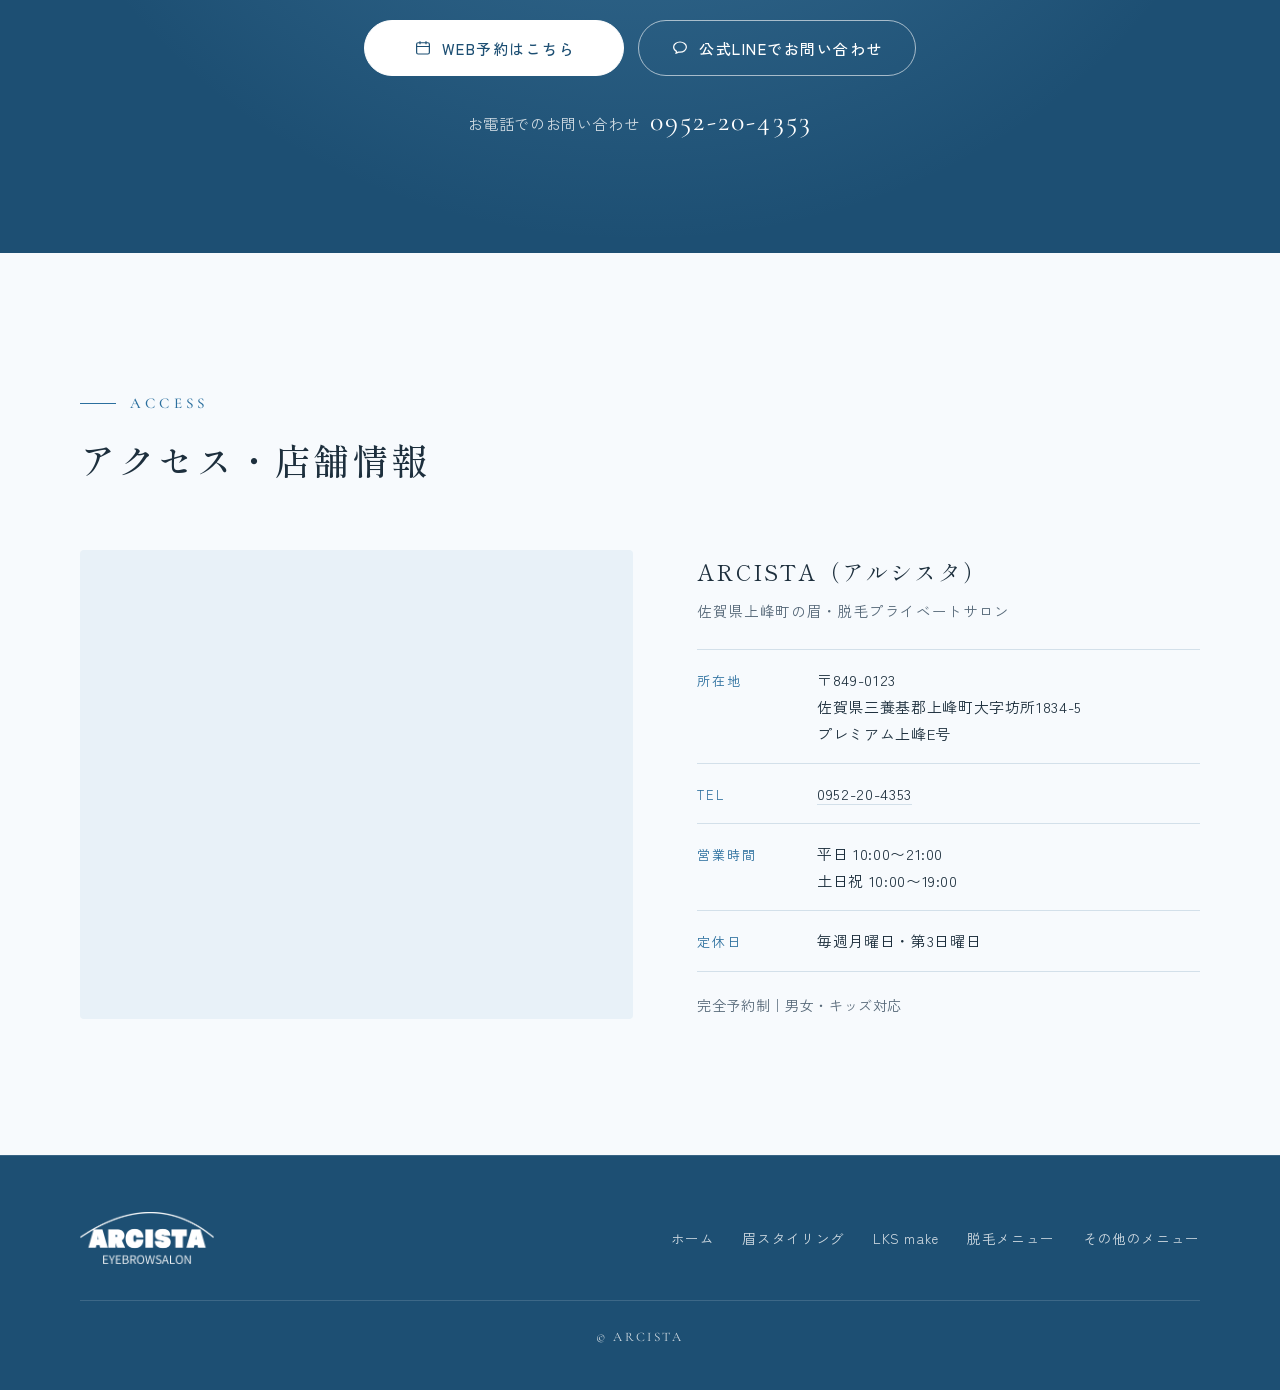
<file: hair-removal.html>
<!DOCTYPE html>
<html lang="ja">
<head>
<meta charset="utf-8">
<meta name="viewport" content="width=device-width, initial-scale=1">
<title>脱毛メニュー｜ARCISTA（アルシスタ）佐賀県上峰町の脱毛サロン</title>
<meta name="description" content="ARCISTAの脱毛メニュー。メンズ・レディース・キッズ脱毛に対応した完全予約制の個室サロンです。都度払いと全身脱毛の回数コースをご用意しています。">
<meta property="og:type" content="website">
<meta property="og:site_name" content="ARCISTA（アルシスタ）">
<meta property="og:title" content="脱毛メニュー｜ARCISTA（アルシスタ）佐賀県上峰町の脱毛サロン">
<meta property="og:description" content="ARCISTAの脱毛メニュー。メンズ・レディース・キッズ脱毛に対応した完全予約制の個室サロンです。都度払いと全身脱毛の回数コースをご用意しています。">
<meta property="og:image" content="https://arcista.pages.dev/images/hero.jpg">
<link rel="canonical" href="https://arcista.pages.dev/hair-removal">
<meta property="og:url" content="https://arcista.pages.dev/hair-removal">
<meta name="format-detection" content="telephone=no">
<link rel="icon" href="images/favicon.png">
<link rel="apple-touch-icon" href="images/favicon.png">
<link rel="preconnect" href="https://fonts.googleapis.com">
<link rel="preconnect" href="https://fonts.gstatic.com" crossorigin>
<link href="https://fonts.googleapis.com/css2?family=Cormorant+Garamond:wght@400;500&family=Shippori+Mincho:wght@400;500;600&family=Zen+Kaku+Gothic+New:wght@400;500&display=swap" rel="stylesheet">
<link rel="stylesheet" href="css/style.css">
<script>document.documentElement.classList.add('js');</script>
<!-- Google Analytics (GA4) -->
<script async src="https://www.googletagmanager.com/gtag/js?id=G-04KNGG2RRP"></script>
<script>
  window.dataLayer = window.dataLayer || [];
  function gtag(){dataLayer.push(arguments);}
  gtag('js', new Date());
  gtag('config', 'G-04KNGG2RRP');
</script>
</head>
<body>
<a class="skip" href="#main">本文へスキップ</a>

<header class="site-header">
  <div class="site-header__inner">
    <a class="brand" href="index.html" aria-label="ARCISTA ホーム"><img src="images/logo.png" alt="ARCISTA EYEBROW SALON" width="560" height="217"></a>
    <button class="nav-toggle" type="button" aria-controls="nav" aria-expanded="false" aria-label="メニューを開く"><span></span><span></span><span></span></button>
    <nav class="nav" id="nav" aria-label="メインメニュー">
      <ul class="nav__list">
        <li><a href="index.html">ホーム</a></li>
        <li><a href="eyebrow.html">眉スタイリング</a></li>
        <li><a href="lks.html">LKS make</a></li>
        <li><a href="hair-removal.html" aria-current="page">脱毛メニュー</a></li>
        <li><a href="other.html">その他のメニュー</a></li>
      </ul>
      <a class="btn btn--small" href="https://script.google.com/macros/s/AKfycbzo8WbLZhx-qSW-HrhDWom1a6CaFW49QN_-avgwk0KfLUEtTzykRMLi_vt3BGddYbbs/exec" target="_blank" rel="noopener">WEB予約</a>
    </nav>
  </div>
</header>

<main id="main">
<section class="page-hero">
  <div class="wrap">
    <p class="crumbs"><a href="index.html">ホーム</a><span>/</span>脱毛メニュー</p>
    <p class="page-hero__en" aria-hidden="true">Hair Removal</p>
    <h1 class="page-hero__title">脱毛メニュー</h1>
  </div>
</section>

<section class="section" aria-labelledby="hair-intro">
  <div class="wrap wrap--narrow reveal">
    <p class="label">Concept</p>
    <h2 class="heading" id="hair-intro">ARCISTAの脱毛について</h2>
    <p class="lead">佐賀県上峰町のプライベートサロンARCISTAでは、メンズ・レディース・キッズ脱毛に対応しています。</p>
    <p class="lead">お一人おひとりの毛質やお肌の状態に合わせて、丁寧な施術を心がけています。</p>
    <p class="lead">完全予約制の個室サロンなので、初めて脱毛される方も周りを気にせずご相談いただけます。</p>
  </div>
</section>

<section class="section section--soft" aria-labelledby="hair-menu">
  <div class="wrap">
    <div class="section-head section-head--center reveal">
      <p class="label">Menu</p>
      <h2 class="heading" id="hair-menu">脱毛メニューのご案内</h2>
    </div>
    <div class="cards cards--3 cards--keep">
      <div class="card reveal">
        <div class="card__media card__media--arch"><img src="images/hair-mens.jpg" alt="メンズ脱毛の施術風景" width="1200" height="1200" loading="lazy"></div>
        <div class="card__body">
          <p class="card__num">Men</p>
          <h3 class="card__title">メンズ脱毛</h3>
          <p class="card__text">ヒゲから全身・VIOまで対応。清潔感のある自然な印象を目指し、一人ひとりの毛質に合わせて丁寧に施術します。</p>
        </div>
      </div>
      <div class="card reveal">
        <div class="card__media card__media--arch"><img src="images/hair-ladies.jpg" alt="レディース脱毛の施術風景" width="1200" height="1200" loading="lazy"></div>
        <div class="card__body">
          <p class="card__num">Ladies</p>
          <h3 class="card__title">レディース脱毛</h3>
          <p class="card__text">顔・ワキ・腕・脚・VIO・全身まで幅広く対応。自己処理の負担を減らし、なめらかな肌を目指します。</p>
        </div>
      </div>
      <div class="card reveal">
        <div class="card__media card__media--arch"><img src="images/hair-kids.jpg" alt="キッズ脱毛の施術風景" width="1199" height="1200" loading="lazy"></div>
        <div class="card__body">
          <p class="card__num">Kids</p>
          <h3 class="card__title">キッズ脱毛</h3>
          <p class="card__text">小学生から高校生まで対応。お子様の毛質やお肌の状態に合わせて、無理のない丁寧な施術を心がけています。</p>
        </div>
      </div>
    </div>
  </div>
</section>

<section class="section" aria-labelledby="reason-title">
  <div class="wrap wrap--narrow">
    <div class="section-head reveal">
      <p class="label">Why ARCISTA</p>
      <h2 class="heading" id="reason-title">ARCISTAが選ばれる理由</h2>
    </div>
    <div class="features">
      <div class="feature reveal">
        <p class="feature__num" aria-hidden="true">01</p>
        <div><h3 class="feature__title">完全予約制のプライベート空間</h3>
        <p class="feature__text">周りの目を気にせず、リラックスして施術を受けていただける完全個室のサロンです。初めての脱毛や、デリケートなお悩みもお気軽にご相談ください。</p></div>
      </div>
      <div class="feature reveal">
        <p class="feature__num" aria-hidden="true">02</p>
        <div><h3 class="feature__title">一人ひとりに合わせた丁寧な施術</h3>
        <p class="feature__text">毛質やお肌の状態を確認しながら、一人ひとりに合わせて丁寧に施術します。気になる部分や痛みへの不安にも配慮し、安心して通っていただけるサロンを目指しています。</p></div>
      </div>
      <div class="feature reveal">
        <p class="feature__num" aria-hidden="true">03</p>
        <div><h3 class="feature__title">都度払い・コースから選べる料金プラン</h3>
        <p class="feature__text">ARCISTAでは、気軽に始められる都度払いと、お得に通える回数コースをご用意しています。ご希望や通うペースに合わせてお選びいただけます。無理な勧誘は一切いたしませんので、安心してご相談ください。</p></div>
      </div>
    </div>
  </div>
</section>

<section class="section" id="first" aria-labelledby="first-title">
  <div class="wrap">
    <div class="section-head reveal">
      <p class="label">First Visit</p>
      <h2 class="heading" id="first-title">初めての方へ</h2>
      <p class="lead">初回の方だけが選べる、お試し料金をご用意しています。脱毛が初めての方には、無料のカウンセリングもあります。</p>
    </div>
    <div class="detail-grid">
      <div class="price-card reveal">
        <h3>メンズ<span class="sub">初回限定</span></h3>
        <dl class="prices">
          <div><dt>おためしヒゲ脱毛<small>口周り・あご・首</small></dt><dd>3,500<small>円</small></dd></div>
          <div><dt>全顔＋首脱毛</dt><dd>7,700<small>円</small></dd></div>
          <div><dt>全身脱毛<small>全顔・VIO選べる</small></dt><dd>16,000<small>円</small></dd></div>
          <div><dt>おためし脇脱毛</dt><dd>1,000<small>円</small></dd></div>
        </dl>
      </div>
      <div class="price-card reveal">
        <h3>レディース<span class="sub">初回限定</span></h3>
        <dl class="prices">
          <div><dt>全身脱毛<small>顔・VIO選べる</small></dt><dd>6,600<small>円</small></dd></div>
          <div><dt>VIO脱毛<small>フェムケア付き</small></dt><dd>5,500<small>円</small></dd></div>
          <div><dt>フェイシャル脱毛</dt><dd>5,500<small>円</small></dd></div>
          <div><dt>おためし脇脱毛</dt><dd>1,000<small>円</small></dd></div>
        </dl>
      </div>
    </div>
    <p class="note reveal" style="margin-top:20px">※料金はすべて税込です。初回の方のみお選びいただけます。</p>
  </div>
</section>

<section class="section section--soft" id="price" aria-labelledby="price-title">
  <div class="wrap">
    <div class="section-head reveal">
      <p class="label">Price</p>
      <h2 class="heading" id="price-title">脱毛料金のご案内</h2>
    </div>
    <div class="detail-grid">
      <div class="price-card reveal">
        <h3>メンズ全身脱毛<span class="sub">都度払い</span></h3>
        <dl class="prices">
          <div><dt>顔・VIO込み</dt><dd>30,000<small>円</small></dd></div>
          <div><dt>顔またはVIO込み</dt><dd>27,000<small>円</small></dd></div>
          <div><dt>顔・VIOなし</dt><dd>22,000<small>円</small></dd></div>
        </dl>
        <p class="price-meta">※すべて税込価格</p>
      </div>
      <div class="price-card reveal">
        <h3>レディース全身脱毛<span class="sub">都度払い</span></h3>
        <dl class="prices">
          <div><dt>顔・VIO込み</dt><dd>18,700<small>円</small></dd></div>
          <div><dt>顔またはVIO込み</dt><dd>17,600<small>円</small></dd></div>
          <div><dt>顔・VIOなし</dt><dd>16,500<small>円</small></dd></div>
        </dl>
        <p class="price-meta">※すべて税込価格</p>
      </div>
    </div>
    <div class="detail-grid" style="margin-top:clamp(28px,4vw,56px)">
      <div class="price-card reveal">
        <h3>メンズ部分脱毛<span class="sub">都度払い</span></h3>
        <dl class="prices">
          <div><dt>Sパーツ 1箇所<small>両わき・手指甲・足指甲・乳輪周り</small></dt><dd>3,300<small>円</small></dd></div>
          <div><dt>Mパーツ 1箇所<small>ひじ上・ひじ下・うなじ・胸・腹・Vライン・Iライン・Oライン</small></dt><dd>5,500<small>円</small></dd></div>
          <div><dt>Lパーツ 1箇所<small>ひざ上・ひざ下・おしり</small></dt><dd>8,800<small>円</small></dd></div>
          <div><dt>口周り＋あご</dt><dd>7,700<small>円</small></dd></div>
          <div><dt>全顔</dt><dd>14,300<small>円</small></dd></div>
          <div><dt>VIO</dt><dd>13,000<small>円</small></dd></div>
        </dl>
      </div>
      <div class="price-card reveal">
        <h3>レディース部分脱毛<span class="sub">都度払い</span></h3>
        <dl class="prices">
          <div><dt>Sパーツ 1箇所<small>両脇・手指甲・足指甲・口周り・おでこ・ほほ・フェイスライン・あご・鼻</small></dt><dd>2,200<small>円</small></dd></div>
          <div><dt>Mパーツ 1箇所<small>ひじ上・ひじ下・ひざ上・ひざ下・うなじ</small></dt><dd>4,730<small>円</small></dd></div>
          <div><dt>Lパーツ 1箇所<small>両うで・両あし・胸・背中・おなか・おしり</small></dt><dd>6,050<small>円</small></dd></div>
          <div><dt>顔脱毛</dt><dd>6,600<small>円</small></dd></div>
          <div><dt>VIO脱毛<small>フェムケア付き</small></dt><dd>8,800<small>円</small></dd></div>
        </dl>
      </div>
      <div class="price-card reveal">
        <h3>キッズ・学割<span class="sub">腕＋足</span></h3>
        <dl class="prices">
          <div><dt>小学生<small>両腕＋両足</small></dt><dd>3,850<small>円</small></dd></div>
          <div><dt>中学生</dt><dd>4,400<small>円</small></dd></div>
          <div><dt>高校生</dt><dd>4,950<small>円</small></dd></div>
        </dl>
        <p class="price-meta">※初回は保護者様と一緒にお越しください。</p>
      </div>
      <div class="price-more reveal">
        <p class="price-more__title">その他の部位・セットの料金</p>
        <p class="price-more__text">ここに載っていないメニューや最新の料金は、予約サイトでご確認いただけます。</p>
        <a class="btn" href="https://script.google.com/macros/s/AKfycbzo8WbLZhx-qSW-HrhDWom1a6CaFW49QN_-avgwk0KfLUEtTzykRMLi_vt3BGddYbbs/exec" target="_blank" rel="noopener">全メニュー・料金を見る</a>
      </div>
    </div>
    <p class="note reveal" style="margin-top:20px">※料金はすべて税込です。<br>※脱毛は、ご来店前の剃毛をお願いします（サロンで剃毛する場合は1部位1,100円）。</p>
  </div>
</section>

<section class="section" id="course" aria-labelledby="course-title">
  <div class="wrap">
    <div class="section-head reveal">
      <p class="label">Course</p>
      <h2 class="heading" id="course-title">全身脱毛コースのご案内</h2>
      <p class="lead">都度払いよりお得に通える、全身脱毛の回数コースをご用意しています。</p>
      <p class="lead">6回・8回・12回から、ご希望や通うペースに合わせてお選びいただけます。</p>
      <p class="lead">無理な勧誘は一切いたしませんので、安心してご相談ください。</p>
    </div>
    <div style="display:grid;gap:clamp(36px,5vw,56px)">
      <div class="table-scroll reveal">
        <table class="course">
          <caption>メンズ全身脱毛コース</caption>
          <thead><tr><th scope="col">コース内容</th><th scope="col">6回コース<br><span>10%OFF</span></th><th scope="col">8回コース<br><span>12%OFF</span></th><th scope="col">12回コース<br><span>15%OFF</span></th></tr></thead>
          <tbody>
          <tr><th scope="row">顔・<span class="nb">VIO込み</span></th><td><b>162,000<small>円</small></b><span>（1回あたり <i class="nb">27,000円）</i></span></td><td><b>211,200<small>円</small></b><span>（1回あたり <i class="nb">26,400円）</i></span></td><td><b>306,000<small>円</small></b><span>（1回あたり <i class="nb">25,500円）</i></span></td></tr>
          <tr><th scope="row">顔または<br>VIO込み</th><td><b>145,800<small>円</small></b><span>（1回あたり <i class="nb">24,300円）</i></span></td><td><b>190,080<small>円</small></b><span>（1回あたり <i class="nb">23,760円）</i></span></td><td><b>275,400<small>円</small></b><span>（1回あたり <i class="nb">22,950円）</i></span></td></tr>
          <tr><th scope="row">顔・<span class="nb">VIOなし</span></th><td><b>118,800<small>円</small></b><span>（1回あたり <i class="nb">19,800円）</i></span></td><td><b>154,880<small>円</small></b><span>（1回あたり <i class="nb">19,360円）</i></span></td><td><b>224,400<small>円</small></b><span>（1回あたり <i class="nb">18,700円）</i></span></td></tr>
          </tbody>
        </table>
      </div>
      <div class="table-scroll reveal">
        <table class="course">
          <caption>レディース全身脱毛コース</caption>
          <thead><tr><th scope="col">コース内容</th><th scope="col">6回コース<br><span>10%OFF</span></th><th scope="col">8回コース<br><span>12%OFF</span></th><th scope="col">12回コース<br><span>15%OFF</span></th></tr></thead>
          <tbody>
          <tr><th scope="row">顔・<span class="nb">VIO込み</span></th><td><b>100,980<small>円</small></b><span>（1回あたり <i class="nb">16,830円）</i></span></td><td><b>131,648<small>円</small></b><span>（1回あたり <i class="nb">16,456円）</i></span></td><td><b>190,740<small>円</small></b><span>（1回あたり <i class="nb">15,895円）</i></span></td></tr>
          <tr><th scope="row">顔または<br>VIO込み</th><td><b>95,040<small>円</small></b><span>（1回あたり <i class="nb">15,840円）</i></span></td><td><b>123,904<small>円</small></b><span>（1回あたり <i class="nb">15,488円）</i></span></td><td><b>179,520<small>円</small></b><span>（1回あたり <i class="nb">14,960円）</i></span></td></tr>
          <tr><th scope="row">顔・<span class="nb">VIOなし</span></th><td><b>89,100<small>円</small></b><span>（1回あたり <i class="nb">14,850円）</i></span></td><td><b>116,160<small>円</small></b><span>（1回あたり <i class="nb">14,520円）</i></span></td><td><b>168,300<small>円</small></b><span>（1回あたり <i class="nb">14,025円）</i></span></td></tr>
          </tbody>
        </table>
      </div>
      <div class="info-pair reveal">
        <div>
          <h4>有効期限</h4>
          <ul><li>6回：1年</li><li>8回：1年6か月</li><li>12回：2年</li></ul>
        </div>
        <div>
          <h4>ご注意</h4>
          <ul class="note-list"><li>価格はすべて税込です。</li><li>店頭予約10%OFF特典とコース価格は併用いただけません。</li></ul>
        </div>
      </div>
    </div>
  </div>
</section>

<section class="cta" aria-labelledby="cta-title">
  <div class="wrap reveal">
    <p class="label">Reservation</p>
    <h2 id="cta-title">ご予約・お問い合わせ</h2>
    <p>完全予約制のプライベートサロンです。<br>ご予約はWEBから、ご質問やご相談は公式LINEからお気軽にどうぞ。</p>
    <div class="btn-row">
      <a class="btn btn--light" href="https://script.google.com/macros/s/AKfycbzo8WbLZhx-qSW-HrhDWom1a6CaFW49QN_-avgwk0KfLUEtTzykRMLi_vt3BGddYbbs/exec" target="_blank" rel="noopener"><svg viewBox="0 0 24 24" fill="none" stroke="currentColor" stroke-width="1.6" aria-hidden="true"><rect x="3.5" y="5" width="17" height="15" rx="2"/><path d="M3.5 10h17M8 3v4M16 3v4"/></svg>WEB予約はこちら</a>
      <a class="btn btn--outline-light" href="https://line.me/R/ti/p/@804rrtrj" target="_blank" rel="noopener"><svg viewBox="0 0 24 24" fill="none" stroke="currentColor" stroke-width="1.6" aria-hidden="true"><path d="M12 4c-4.7 0-8.5 3-8.5 6.8 0 2.4 1.5 4.5 3.9 5.7-.2.8-.6 2-.7 2.4 0 0 2.3-.6 3.6-1.5.6.1 1.1.2 1.7.2 4.7 0 8.5-3 8.5-6.8S16.7 4 12 4z"/></svg>公式LINEでお問い合わせ</a>
    </div>
    <p class="cta__tel">お電話でのお問い合わせ<a href="tel:0952204353">0952-20-4353</a></p>
  </div>
</section>

<section class="section" id="access" aria-labelledby="access-title">
  <div class="wrap">
    <div class="section-head reveal">
      <p class="label">Access</p>
      <h2 class="heading" id="access-title">アクセス・店舗情報</h2>
    </div>
    <div class="access">
      <div class="access__map reveal">
        <iframe title="ARCISTAの地図" loading="lazy" referrerpolicy="no-referrer-when-downgrade" src="https://maps.google.com/maps?hl=ja&amp;q=33.32833,130.421564&amp;z=17&amp;output=embed"></iframe>
      </div>
      <div class="reveal">
        <p class="access__name">ARCISTA（アルシスタ）</p>
        <p class="access__desc">佐賀県上峰町の眉・脱毛プライベートサロン</p>
        <dl class="info">
          <div><dt>所在地</dt><dd>〒849-0123<br><span class="nb">佐賀県三養基郡上峰町</span><span class="nb">大字坊所1834-5</span><br>プレミアム上峰E号</dd></div>
          <div><dt>TEL</dt><dd><a href="tel:0952204353">0952-20-4353</a></dd></div>
          <div><dt>営業時間</dt><dd>平日 10:00〜21:00<br>土日祝 10:00〜19:00</dd></div>
          <div><dt>定休日</dt><dd>毎週月曜日・第3日曜日</dd></div>
        </dl>
        <p class="access__foot">完全予約制｜男女・キッズ対応</p>
      </div>
    </div>
  </div>
</section>
</main>

<footer class="site-footer">
  <div class="wrap">
    <div class="site-footer__inner">
      <a href="index.html" aria-label="ARCISTA ホーム"><img src="images/logo.png" alt="ARCISTA EYEBROW SALON" width="560" height="217" loading="lazy"></a>
      <nav aria-label="フッターメニュー">
        <ul>
          <li><a href="index.html">ホーム</a></li>
          <li><a href="eyebrow.html">眉スタイリング</a></li>
          <li><a href="lks.html">LKS make</a></li>
          <li><a href="hair-removal.html" aria-current="page">脱毛メニュー</a></li>
          <li><a href="other.html">その他のメニュー</a></li>
        </ul>
      </nav>
    </div>
    <p class="copyright">© ARCISTA</p>
  </div>
</footer>

<div class="fixed-bar">
  <a href="https://script.google.com/macros/s/AKfycbzo8WbLZhx-qSW-HrhDWom1a6CaFW49QN_-avgwk0KfLUEtTzykRMLi_vt3BGddYbbs/exec" target="_blank" rel="noopener"><svg viewBox="0 0 24 24" fill="none" stroke="currentColor" stroke-width="1.6" aria-hidden="true"><rect x="3.5" y="5" width="17" height="15" rx="2"/><path d="M3.5 10h17M8 3v4M16 3v4"/></svg>WEB予約</a>
  <a href="https://line.me/R/ti/p/@804rrtrj" target="_blank" rel="noopener"><svg viewBox="0 0 24 24" fill="none" stroke="currentColor" stroke-width="1.6" aria-hidden="true"><path d="M12 4c-4.7 0-8.5 3-8.5 6.8 0 2.4 1.5 4.5 3.9 5.7-.2.8-.6 2-.7 2.4 0 0 2.3-.6 3.6-1.5.6.1 1.1.2 1.7.2 4.7 0 8.5-3 8.5-6.8S16.7 4 12 4z"/></svg>LINE相談</a>
  <a href="tel:0952204353" aria-label="電話をかける 0952-20-4353"><svg viewBox="0 0 24 24" fill="none" stroke="currentColor" stroke-width="1.6" aria-hidden="true"><path d="M6.5 3.5h3l1.5 4-2 1.5a12 12 0 0 0 6 6l1.5-2 4 1.5v3a2 2 0 0 1-2 2A16 16 0 0 1 4.5 5.5a2 2 0 0 1 2-2z"/></svg></a>
</div>

<script src="js/main.js"></script>
</body>
</html>
</file>
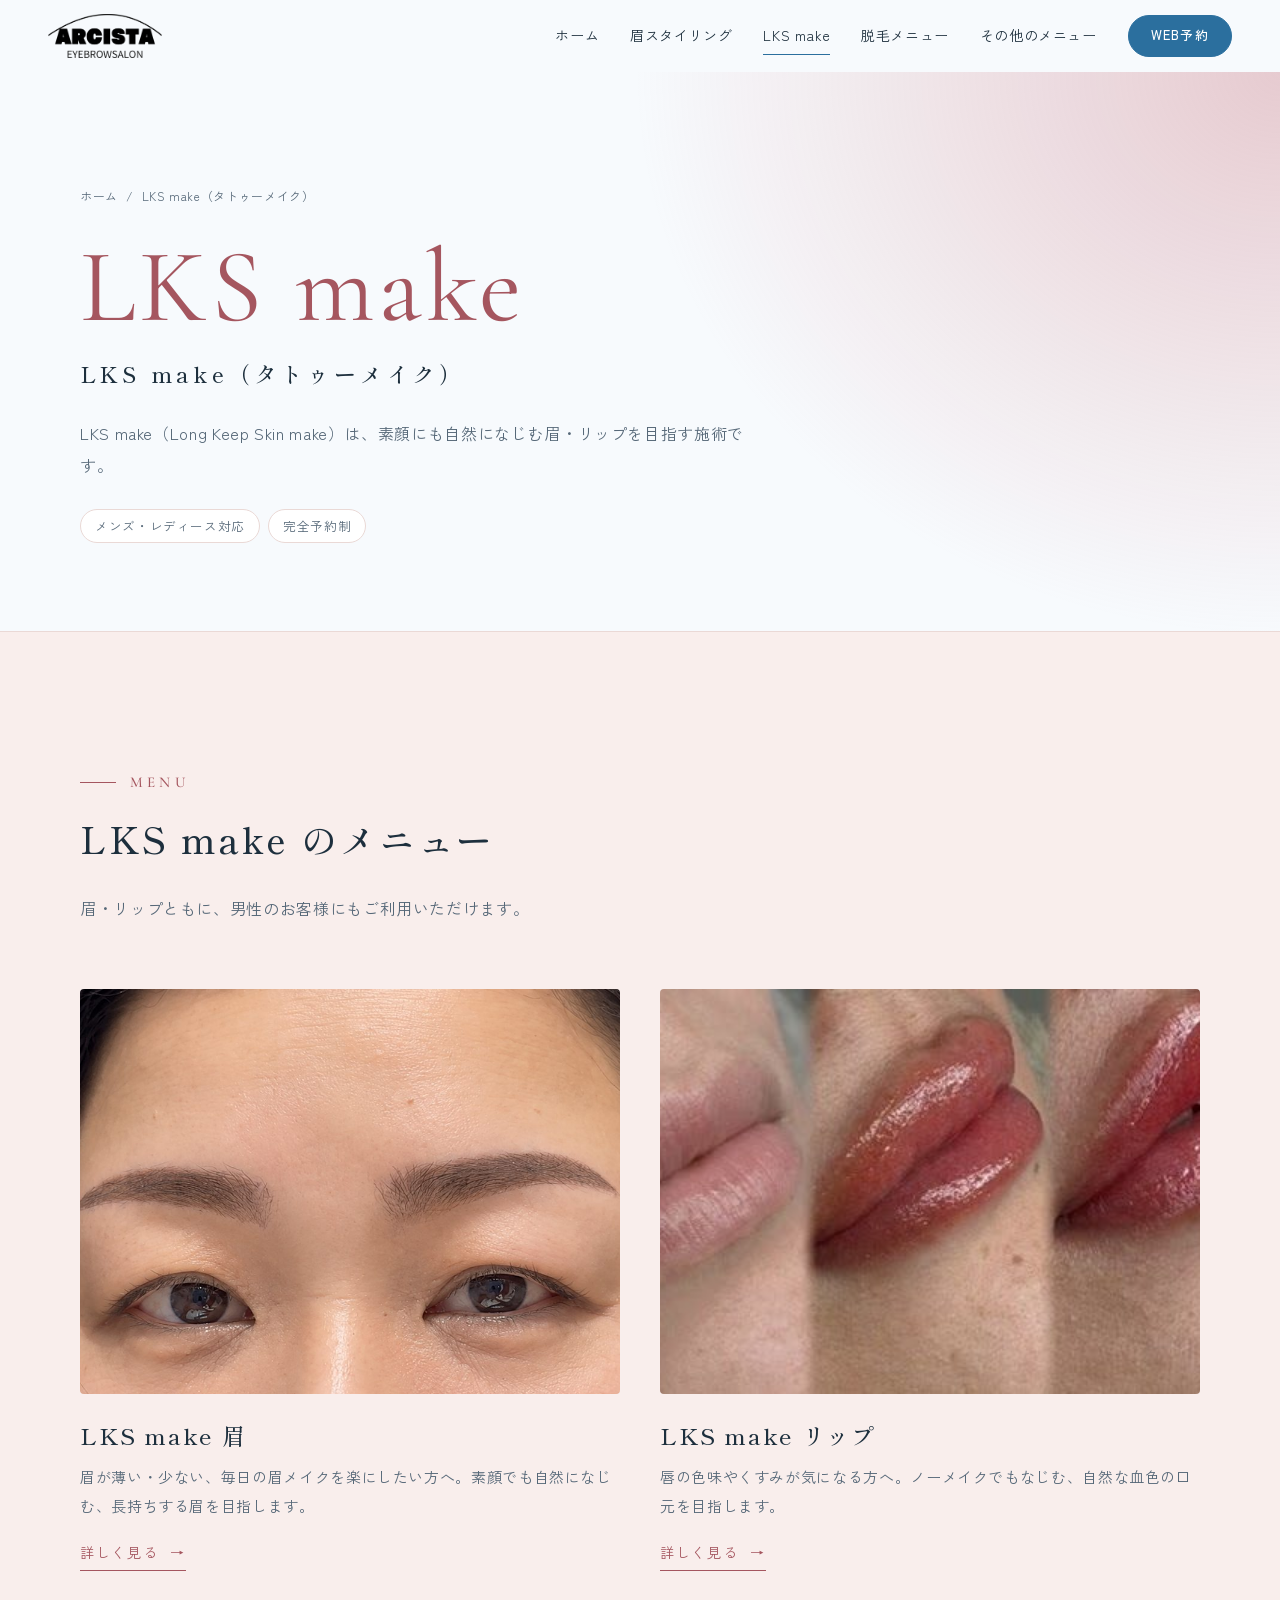
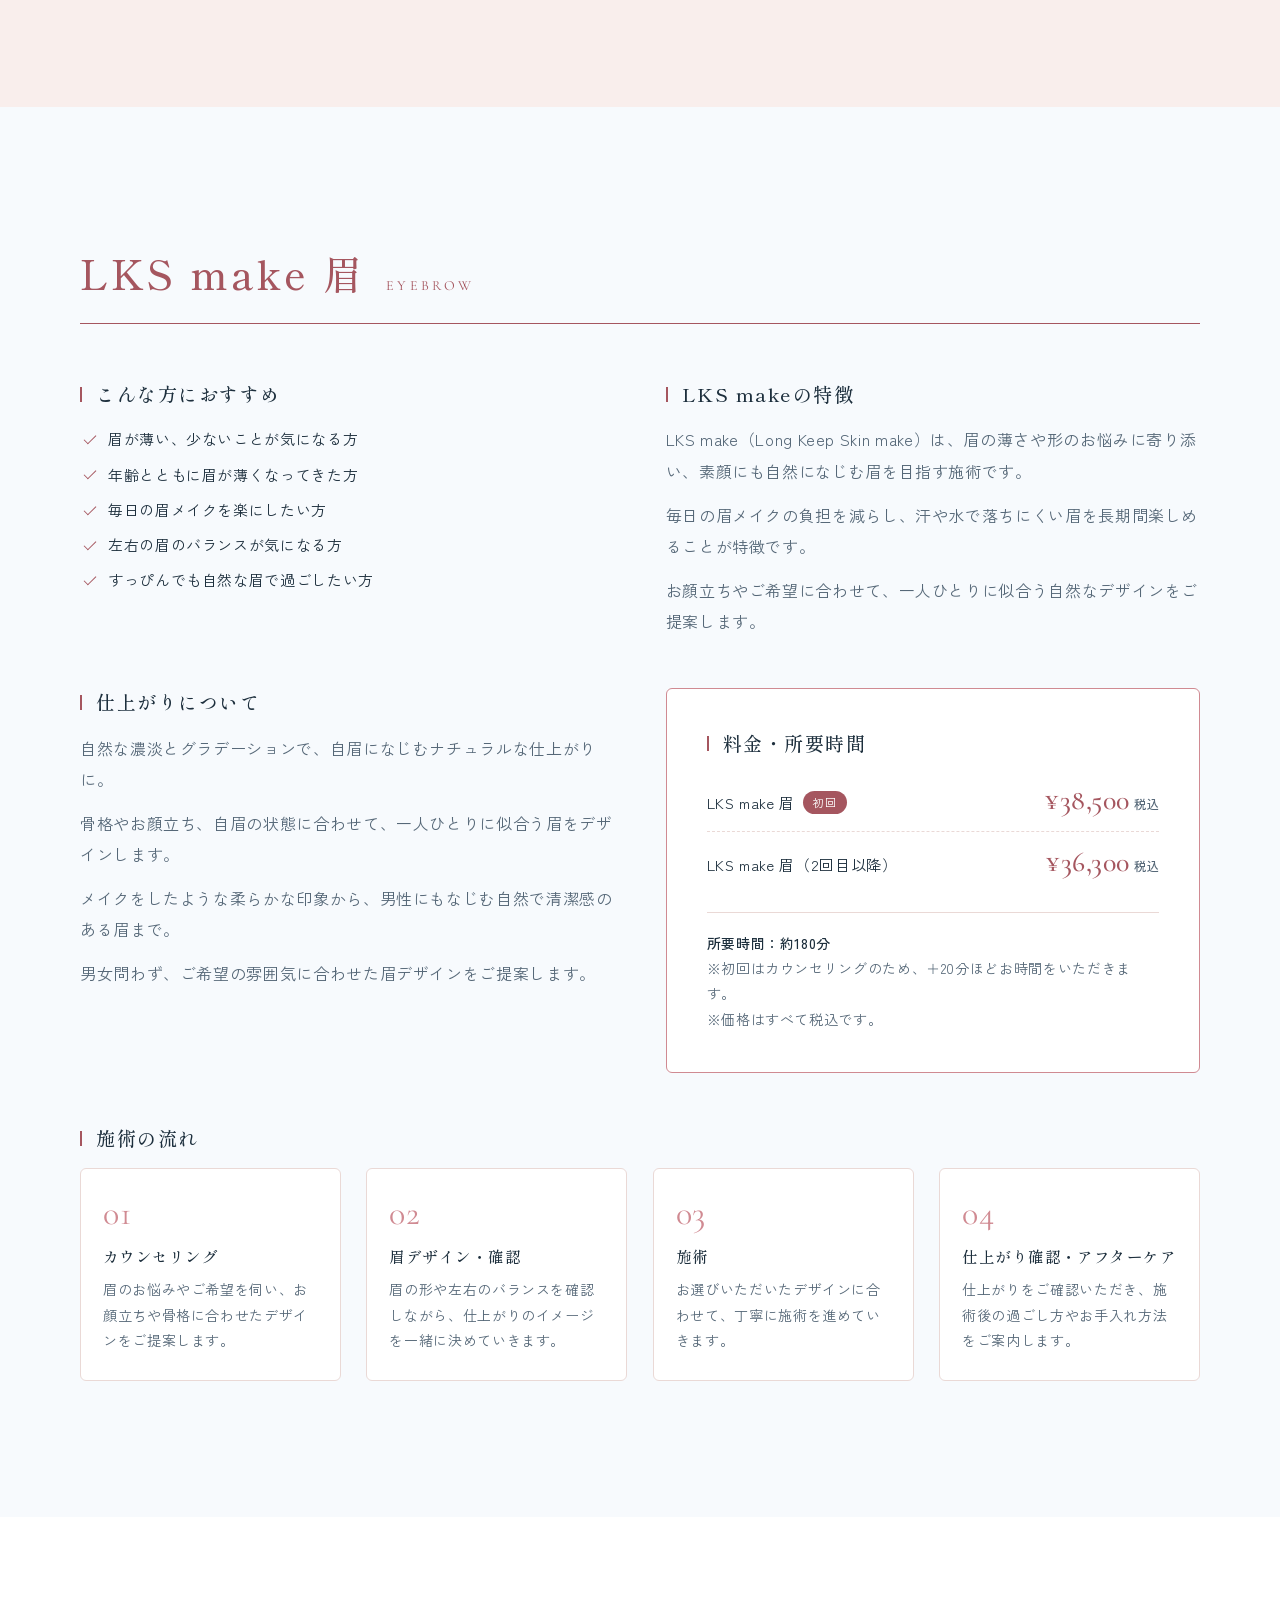
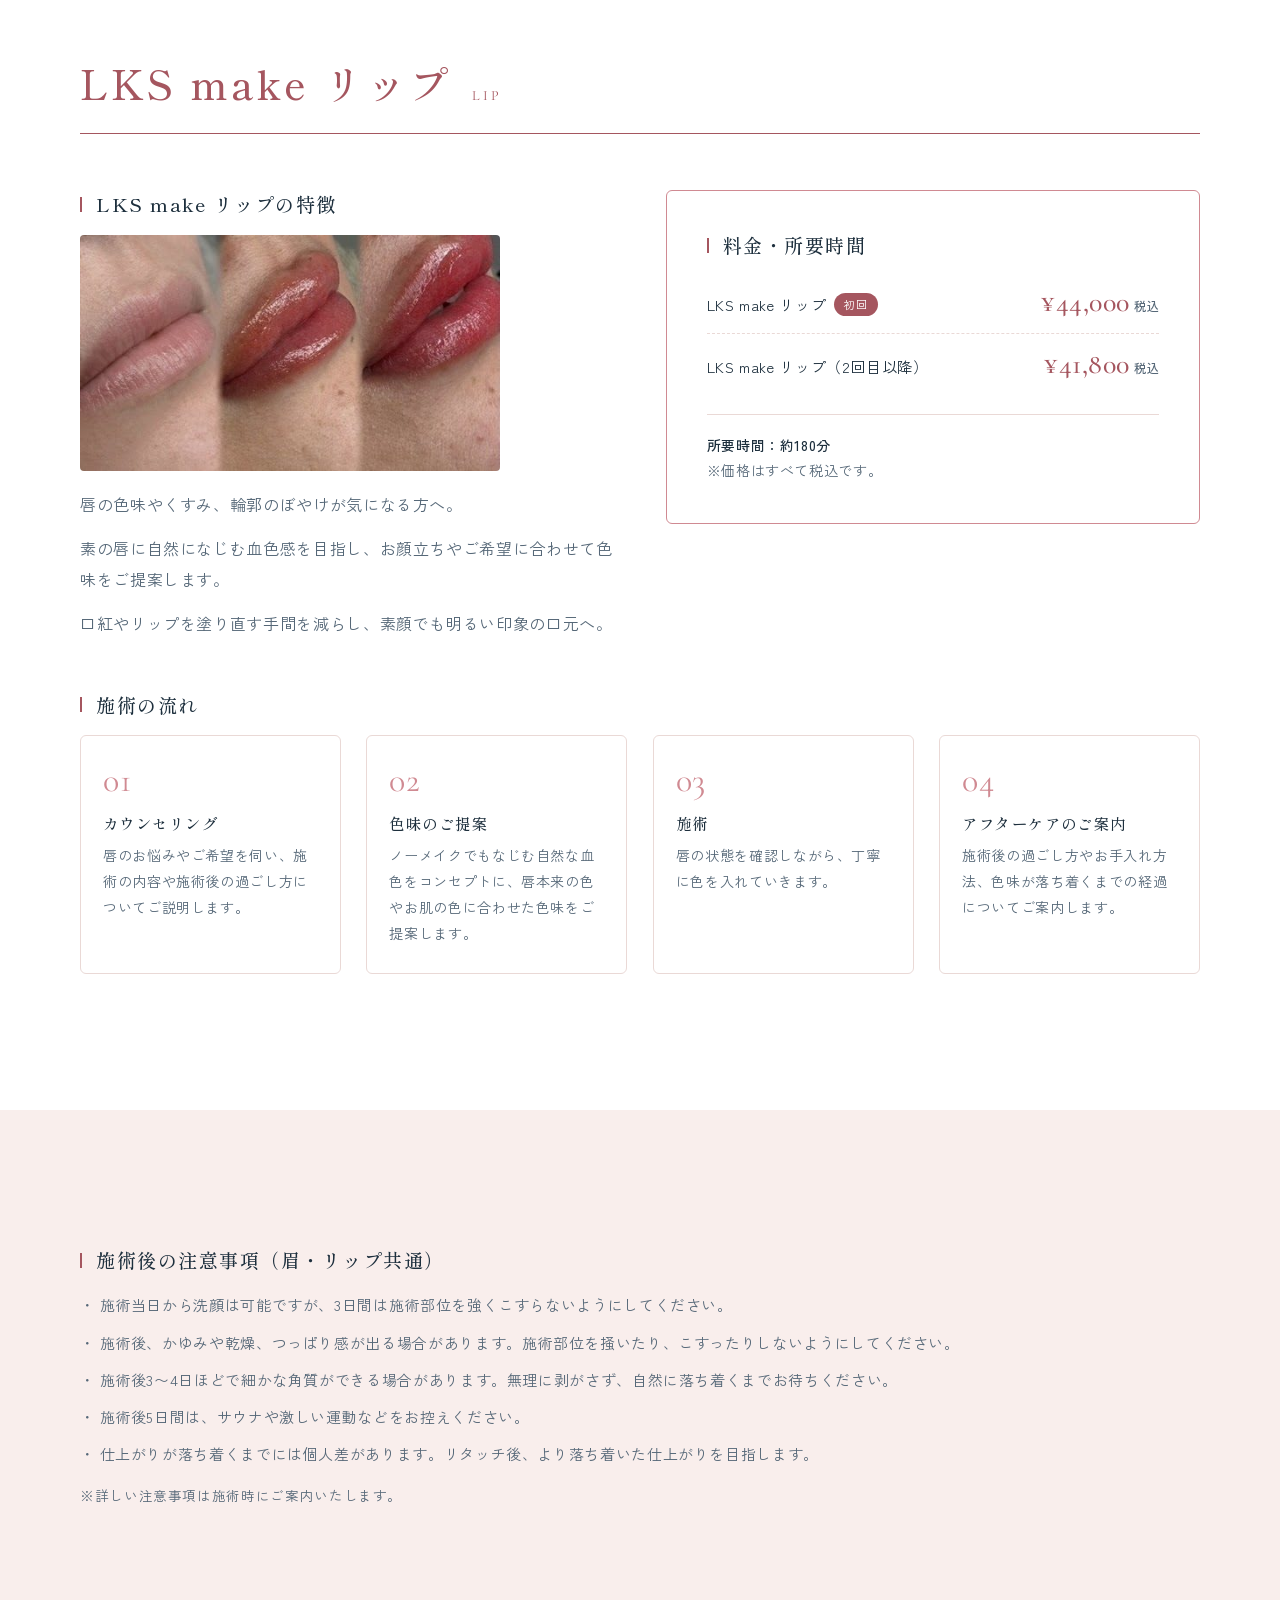
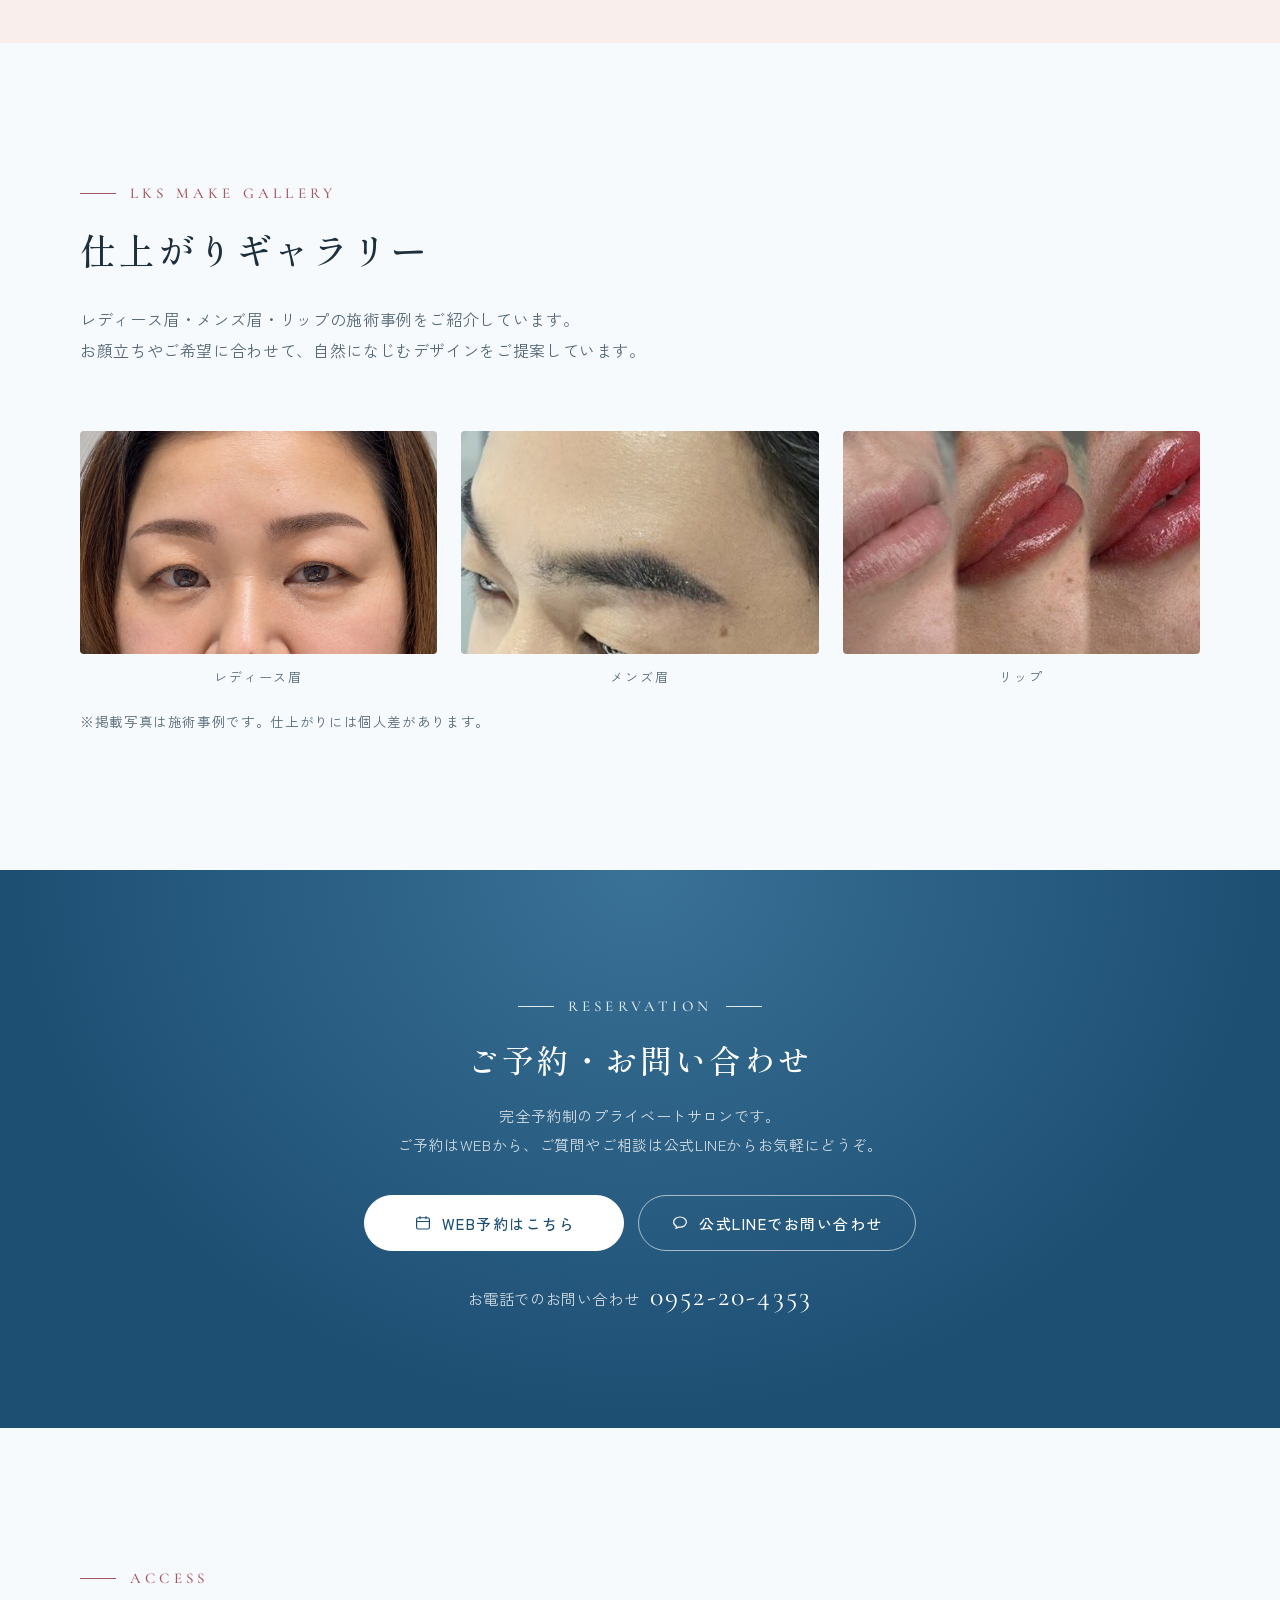
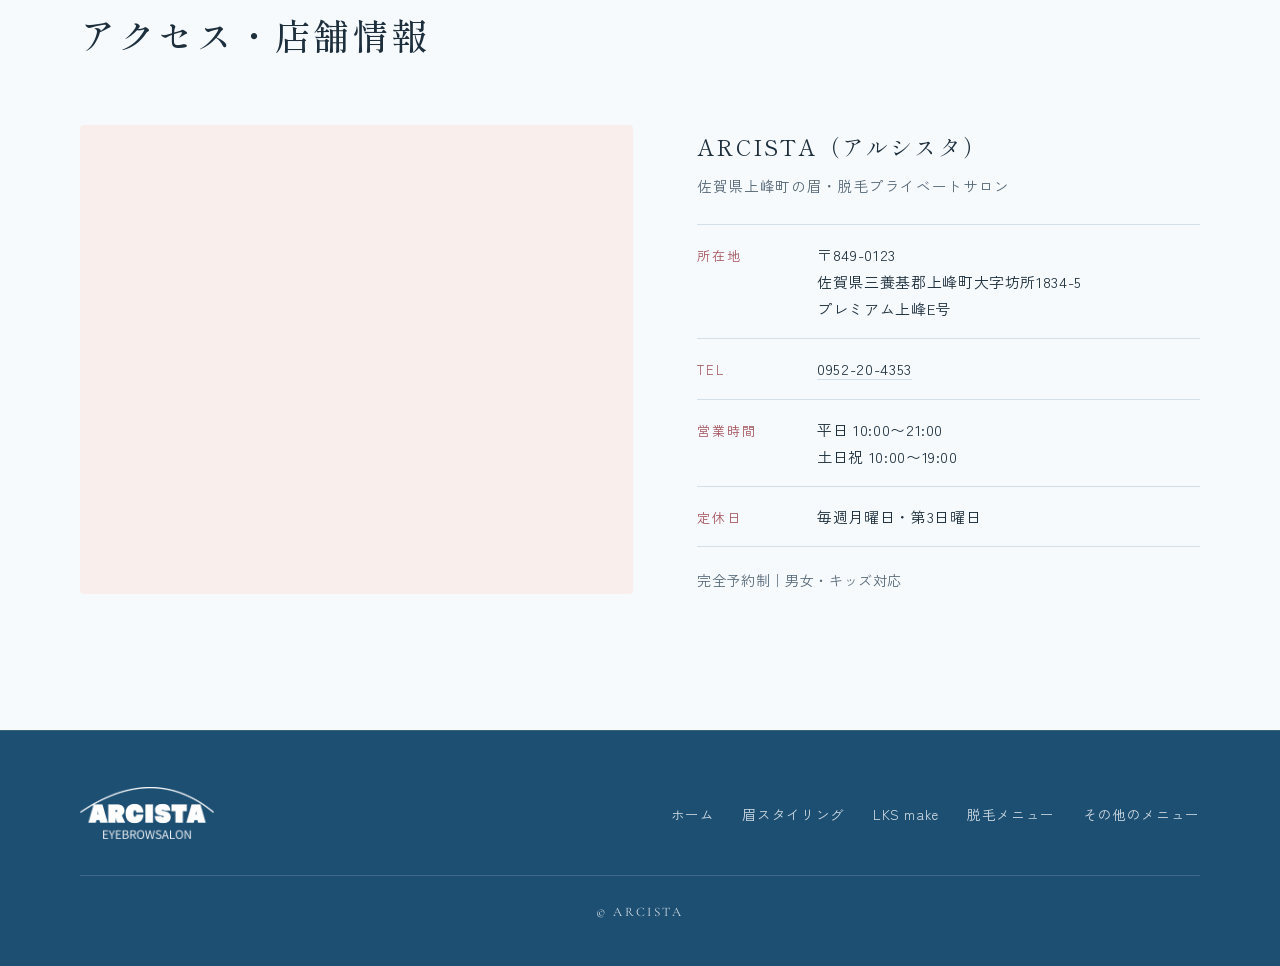
<file: lks.html>
<!DOCTYPE html>
<html lang="ja">
<head>
<meta charset="utf-8">
<meta name="viewport" content="width=device-width, initial-scale=1">
<title>LKS make（タトゥーメイク）｜ARCISTA（アルシスタ）佐賀県上峰町</title>
<meta name="description" content="ARCISTAのLKS make（タトゥーメイク）。素顔でも自然になじむLKS make 眉と、ノーメイクでもなじむ自然な血色のLKS make リップのご案内です。">
<meta property="og:type" content="website">
<meta property="og:site_name" content="ARCISTA（アルシスタ）">
<meta property="og:title" content="LKS make（タトゥーメイク）｜ARCISTA（アルシスタ）佐賀県上峰町">
<meta property="og:description" content="ARCISTAのLKS make（タトゥーメイク）。素顔でも自然になじむLKS make 眉と、ノーメイクでもなじむ自然な血色のLKS make リップのご案内です。">
<meta property="og:image" content="https://arcista.pages.dev/images/hero.jpg">
<link rel="canonical" href="https://arcista.pages.dev/lks">
<meta property="og:url" content="https://arcista.pages.dev/lks">
<meta name="format-detection" content="telephone=no">
<link rel="icon" href="images/favicon.png">
<link rel="apple-touch-icon" href="images/favicon.png">
<link rel="preconnect" href="https://fonts.googleapis.com">
<link rel="preconnect" href="https://fonts.gstatic.com" crossorigin>
<link href="https://fonts.googleapis.com/css2?family=Cormorant+Garamond:wght@400;500&family=Shippori+Mincho:wght@400;500;600&family=Zen+Kaku+Gothic+New:wght@400;500&display=swap" rel="stylesheet">
<link rel="stylesheet" href="css/style.css">
<script>document.documentElement.classList.add('js');</script>
<!-- Google Analytics (GA4) -->
<script async src="https://www.googletagmanager.com/gtag/js?id=G-04KNGG2RRP"></script>
<script>
  window.dataLayer = window.dataLayer || [];
  function gtag(){dataLayer.push(arguments);}
  gtag('js', new Date());
  gtag('config', 'G-04KNGG2RRP');
</script>
</head>
<body class="page-lks">
<a class="skip" href="#main">本文へスキップ</a>

<header class="site-header">
  <div class="site-header__inner">
    <a class="brand" href="index.html" aria-label="ARCISTA ホーム"><img src="images/logo.png" alt="ARCISTA EYEBROW SALON" width="560" height="217"></a>
    <button class="nav-toggle" type="button" aria-controls="nav" aria-expanded="false" aria-label="メニューを開く"><span></span><span></span><span></span></button>
    <nav class="nav" id="nav" aria-label="メインメニュー">
      <ul class="nav__list">
        <li><a href="index.html">ホーム</a></li>
        <li><a href="eyebrow.html">眉スタイリング</a></li>
        <li><a href="lks.html" aria-current="page">LKS make</a></li>
        <li><a href="hair-removal.html">脱毛メニュー</a></li>
        <li><a href="other.html">その他のメニュー</a></li>
      </ul>
      <a class="btn btn--small" href="https://script.google.com/macros/s/AKfycbzo8WbLZhx-qSW-HrhDWom1a6CaFW49QN_-avgwk0KfLUEtTzykRMLi_vt3BGddYbbs/exec" target="_blank" rel="noopener">WEB予約</a>
    </nav>
  </div>
</header>

<main id="main">
<section class="page-hero">
  <div class="wrap">
    <p class="crumbs"><a href="index.html">ホーム</a><span>/</span>LKS make（タトゥーメイク）</p>
    <p class="page-hero__en" aria-hidden="true">LKS make</p>
    <h1 class="page-hero__title">LKS make（タトゥーメイク）</h1>
    <p class="page-hero__lead">LKS make（Long Keep Skin make）は、素顔にも自然になじむ眉・リップを目指す施術です。</p>
    <ul class="hero__tags"><li>メンズ・レディース対応</li><li>完全予約制</li></ul>
  </div>
</section>

<section class="section section--soft" aria-labelledby="lks-menu">
  <div class="wrap">
    <div class="section-head reveal">
      <p class="label">Menu</p>
      <h2 class="heading" id="lks-menu">LKS make のメニュー</h2>
      <p class="lead">眉・リップともに、男性のお客様にもご利用いただけます。</p>
    </div>
    <div class="cards cards--2">
      <a class="card reveal" href="#brow">
        <div class="card__media"><img src="images/brow-lks.jpg" alt="LKS make 眉の仕上がり" width="1200" height="674" loading="lazy"></div>
        <div class="card__body">
          <h3 class="card__title">LKS make 眉</h3>
          <p class="card__text">眉が薄い・少ない、毎日の眉メイクを楽にしたい方へ。素顔でも自然になじむ、長持ちする眉を目指します。</p>
          <span class="text-link">詳しく見る</span>
        </div>
      </a>
      <a class="card reveal" href="#lip">
        <div class="card__media"><img src="images/gallery-lip.jpg" alt="LKS make リップの施術事例" width="480" height="270" loading="lazy"></div>
        <div class="card__body">
          <h3 class="card__title">LKS make リップ</h3>
          <p class="card__text">唇の色味やくすみが気になる方へ。ノーメイクでもなじむ、自然な血色の口元を目指します。</p>
          <span class="text-link">詳しく見る</span>
        </div>
      </a>
    </div>
  </div>
</section>

<section class="section menu-block" id="brow" aria-labelledby="brow-title">
  <div class="wrap">
    <div class="menu-title reveal"><h2 id="brow-title">LKS make 眉</h2><p>Eyebrow</p></div>
    <div class="detail-grid">
      <div class="detail reveal">
        <h3>こんな方におすすめ</h3>
        <ul class="checks">
          <li>眉が薄い、少ないことが気になる方</li>
          <li>年齢とともに眉が薄くなってきた方</li>
          <li>毎日の眉メイクを楽にしたい方</li>
          <li>左右の眉のバランスが気になる方</li>
          <li>すっぴんでも自然な眉で過ごしたい方</li>
        </ul>
      </div>
      <div class="detail reveal">
        <h3>LKS makeの特徴</h3>
        <p>LKS make（Long Keep Skin make）は、眉の薄さや形のお悩みに寄り添い、素顔にも自然になじむ眉を目指す施術です。</p>
        <p>毎日の眉メイクの負担を減らし、汗や水で落ちにくい眉を長期間楽しめることが特徴です。</p>
        <p>お顔立ちやご希望に合わせて、一人ひとりに似合う自然なデザインをご提案します。</p>
      </div>
      <div class="detail reveal">
        <h3>仕上がりについて</h3>
        <p>自然な濃淡とグラデーションで、自眉になじむナチュラルな仕上がりに。</p>
        <p>骨格やお顔立ち、自眉の状態に合わせて、一人ひとりに似合う眉をデザインします。</p>
        <p>メイクをしたような柔らかな印象から、男性にもなじむ自然で清潔感のある眉まで。</p>
        <p>男女問わず、ご希望の雰囲気に合わせた眉デザインをご提案します。</p>
      </div>
      <div class="detail reveal">
        <div class="price-card">
          <h3>料金・所要時間</h3>
          <dl class="prices">
            <div><dt>LKS make 眉<span class="badge">初回</span></dt><dd>¥38,500<small>税込</small></dd></div>
            <div><dt>LKS make 眉（2回目以降）</dt><dd>¥36,300<small>税込</small></dd></div>
          </dl>
          <p class="price-meta"><strong>所要時間：約180分</strong><br>※初回はカウンセリングのため、＋20分ほどお時間をいただきます。<br>※価格はすべて税込です。</p>
        </div>
      </div>
      <div class="detail detail--full reveal">
        <h3>施術の流れ</h3>
      <ol class="steps">
        <li><h4>カウンセリング</h4><p>眉のお悩みやご希望を伺い、お顔立ちや骨格に合わせたデザインをご提案します。</p></li>
        <li><h4>眉デザイン・確認</h4><p>眉の形や左右のバランスを確認しながら、仕上がりのイメージを一緒に決めていきます。</p></li>
        <li><h4>施術</h4><p>お選びいただいたデザインに合わせて、丁寧に施術を進めていきます。</p></li>
        <li><h4>仕上がり確認・アフターケア</h4><p>仕上がりをご確認いただき、施術後の過ごし方やお手入れ方法をご案内します。</p></li>
      </ol>
      </div>
    </div>
  </div>
</section>

<section class="section section--surface menu-block" id="lip" aria-labelledby="lip-title">
  <div class="wrap">
    <div class="menu-title reveal"><h2 id="lip-title">LKS make リップ</h2><p>Lip</p></div>
    <div class="detail-grid">
      <div class="detail reveal">
        <h3>LKS make リップの特徴</h3>
        <div class="frame lip-photo"><img src="images/gallery-lip.jpg" alt="LKS make リップの施術事例" width="480" height="270" loading="lazy"></div>
        <p>唇の色味やくすみ、輪郭のぼやけが気になる方へ。</p>
        <p>素の唇に自然になじむ血色感を目指し、お顔立ちやご希望に合わせて色味をご提案します。</p>
        <p>口紅やリップを塗り直す手間を減らし、素顔でも明るい印象の口元へ。</p>
      </div>
      <div class="detail reveal">
        <div class="price-card">
          <h3>料金・所要時間</h3>
          <dl class="prices">
            <div><dt>LKS make リップ<span class="badge">初回</span></dt><dd>¥44,000<small>税込</small></dd></div>
            <div><dt>LKS make リップ（2回目以降）</dt><dd>¥41,800<small>税込</small></dd></div>
          </dl>
          <p class="price-meta"><strong>所要時間：約180分</strong><br>※価格はすべて税込です。</p>
        </div>
      </div>
      <div class="detail detail--full reveal">
        <h3>施術の流れ</h3>
      <ol class="steps">
        <li><h4>カウンセリング</h4><p>唇のお悩みやご希望を伺い、施術の内容や施術後の過ごし方についてご説明します。</p></li>
        <li><h4>色味のご提案</h4><p>ノーメイクでもなじむ自然な血色をコンセプトに、唇本来の色やお肌の色に合わせた色味をご提案します。</p></li>
        <li><h4>施術</h4><p>唇の状態を確認しながら、丁寧に色を入れていきます。</p></li>
        <li><h4>アフターケアのご案内</h4><p>施術後の過ごし方やお手入れ方法、色味が落ち着くまでの経過についてご案内します。</p></li>
      </ol>
      </div>
    </div>
  </div>
</section>

<section class="section section--soft" aria-label="施術後の注意事項">
  <div class="wrap">
    <div class="detail-grid">
      <div class="detail detail--full reveal">
        <h3>施術後の注意事項（眉・リップ共通）</h3>
        <ul class="note-list">
          <li>施術当日から洗顔は可能ですが、3日間は施術部位を強くこすらないようにしてください。</li>
          <li>施術後、かゆみや乾燥、つっぱり感が出る場合があります。施術部位を掻いたり、こすったりしないようにしてください。</li>
          <li>施術後3〜4日ほどで細かな角質ができる場合があります。無理に剥がさず、自然に落ち着くまでお待ちください。</li>
          <li>施術後5日間は、サウナや激しい運動などをお控えください。</li>
          <li>仕上がりが落ち着くまでには個人差があります。リタッチ後、より落ち着いた仕上がりを目指します。</li>
        </ul>
        <p class="note" style="margin-top:14px">※詳しい注意事項は施術時にご案内いたします。</p>
      </div>
    </div>
  </div>
</section>

<section class="section" aria-labelledby="gallery-title">
  <div class="wrap">
    <div class="section-head reveal">
      <p class="label">LKS make Gallery</p>
      <h2 class="heading" id="gallery-title">仕上がりギャラリー</h2>
      <p class="lead">レディース眉・メンズ眉・リップの施術事例をご紹介しています。<br>お顔立ちやご希望に合わせて、自然になじむデザインをご提案しています。</p>
    </div>
    <div class="gallery reveal">
      <figure><div class="frame"><img src="images/gallery-ladies.jpg" alt="レディース眉の施術事例" width="1200" height="675" loading="lazy"></div><figcaption>レディース眉</figcaption></figure>
      <figure><div class="frame"><img src="images/gallery-mens.jpg" alt="メンズ眉の施術事例" width="480" height="270" loading="lazy"></div><figcaption>メンズ眉</figcaption></figure>
      <figure><div class="frame"><img src="images/gallery-lip.jpg" alt="リップの施術事例" width="480" height="270" loading="lazy"></div><figcaption>リップ</figcaption></figure>
    </div>
    <p class="note reveal" style="margin-top:20px">※掲載写真は施術事例です。仕上がりには個人差があります。</p>
  </div>
</section>

<section class="cta" aria-labelledby="cta-title">
  <div class="wrap reveal">
    <p class="label">Reservation</p>
    <h2 id="cta-title">ご予約・お問い合わせ</h2>
    <p>完全予約制のプライベートサロンです。<br>ご予約はWEBから、ご質問やご相談は公式LINEからお気軽にどうぞ。</p>
    <div class="btn-row">
      <a class="btn btn--light" href="https://script.google.com/macros/s/AKfycbzo8WbLZhx-qSW-HrhDWom1a6CaFW49QN_-avgwk0KfLUEtTzykRMLi_vt3BGddYbbs/exec" target="_blank" rel="noopener"><svg viewBox="0 0 24 24" fill="none" stroke="currentColor" stroke-width="1.6" aria-hidden="true"><rect x="3.5" y="5" width="17" height="15" rx="2"/><path d="M3.5 10h17M8 3v4M16 3v4"/></svg>WEB予約はこちら</a>
      <a class="btn btn--outline-light" href="https://line.me/R/ti/p/@804rrtrj" target="_blank" rel="noopener"><svg viewBox="0 0 24 24" fill="none" stroke="currentColor" stroke-width="1.6" aria-hidden="true"><path d="M12 4c-4.7 0-8.5 3-8.5 6.8 0 2.4 1.5 4.5 3.9 5.7-.2.8-.6 2-.7 2.4 0 0 2.3-.6 3.6-1.5.6.1 1.1.2 1.7.2 4.7 0 8.5-3 8.5-6.8S16.7 4 12 4z"/></svg>公式LINEでお問い合わせ</a>
    </div>
    <p class="cta__tel">お電話でのお問い合わせ<a href="tel:0952204353">0952-20-4353</a></p>
  </div>
</section>

<section class="section" id="access" aria-labelledby="access-title">
  <div class="wrap">
    <div class="section-head reveal">
      <p class="label">Access</p>
      <h2 class="heading" id="access-title">アクセス・店舗情報</h2>
    </div>
    <div class="access">
      <div class="access__map reveal">
        <iframe title="ARCISTAの地図" loading="lazy" referrerpolicy="no-referrer-when-downgrade" src="https://maps.google.com/maps?hl=ja&amp;q=33.32833,130.421564&amp;z=17&amp;output=embed"></iframe>
      </div>
      <div class="reveal">
        <p class="access__name">ARCISTA（アルシスタ）</p>
        <p class="access__desc">佐賀県上峰町の眉・脱毛プライベートサロン</p>
        <dl class="info">
          <div><dt>所在地</dt><dd>〒849-0123<br><span class="nb">佐賀県三養基郡上峰町</span><span class="nb">大字坊所1834-5</span><br>プレミアム上峰E号</dd></div>
          <div><dt>TEL</dt><dd><a href="tel:0952204353">0952-20-4353</a></dd></div>
          <div><dt>営業時間</dt><dd>平日 10:00〜21:00<br>土日祝 10:00〜19:00</dd></div>
          <div><dt>定休日</dt><dd>毎週月曜日・第3日曜日</dd></div>
        </dl>
        <p class="access__foot">完全予約制｜男女・キッズ対応</p>
      </div>
    </div>
  </div>
</section>
</main>

<footer class="site-footer">
  <div class="wrap">
    <div class="site-footer__inner">
      <a href="index.html" aria-label="ARCISTA ホーム"><img src="images/logo.png" alt="ARCISTA EYEBROW SALON" width="560" height="217" loading="lazy"></a>
      <nav aria-label="フッターメニュー">
        <ul>
          <li><a href="index.html">ホーム</a></li>
          <li><a href="eyebrow.html">眉スタイリング</a></li>
          <li><a href="lks.html" aria-current="page">LKS make</a></li>
          <li><a href="hair-removal.html">脱毛メニュー</a></li>
          <li><a href="other.html">その他のメニュー</a></li>
        </ul>
      </nav>
    </div>
    <p class="copyright">© ARCISTA</p>
  </div>
</footer>

<div class="fixed-bar">
  <a href="https://script.google.com/macros/s/AKfycbzo8WbLZhx-qSW-HrhDWom1a6CaFW49QN_-avgwk0KfLUEtTzykRMLi_vt3BGddYbbs/exec" target="_blank" rel="noopener"><svg viewBox="0 0 24 24" fill="none" stroke="currentColor" stroke-width="1.6" aria-hidden="true"><rect x="3.5" y="5" width="17" height="15" rx="2"/><path d="M3.5 10h17M8 3v4M16 3v4"/></svg>WEB予約</a>
  <a href="https://line.me/R/ti/p/@804rrtrj" target="_blank" rel="noopener"><svg viewBox="0 0 24 24" fill="none" stroke="currentColor" stroke-width="1.6" aria-hidden="true"><path d="M12 4c-4.7 0-8.5 3-8.5 6.8 0 2.4 1.5 4.5 3.9 5.7-.2.8-.6 2-.7 2.4 0 0 2.3-.6 3.6-1.5.6.1 1.1.2 1.7.2 4.7 0 8.5-3 8.5-6.8S16.7 4 12 4z"/></svg>LINE相談</a>
  <a href="tel:0952204353" aria-label="電話をかける 0952-20-4353"><svg viewBox="0 0 24 24" fill="none" stroke="currentColor" stroke-width="1.6" aria-hidden="true"><path d="M6.5 3.5h3l1.5 4-2 1.5a12 12 0 0 0 6 6l1.5-2 4 1.5v3a2 2 0 0 1-2 2A16 16 0 0 1 4.5 5.5a2 2 0 0 1 2-2z"/></svg></a>
</div>

<script src="js/main.js"></script>
</body>
</html>
</file>
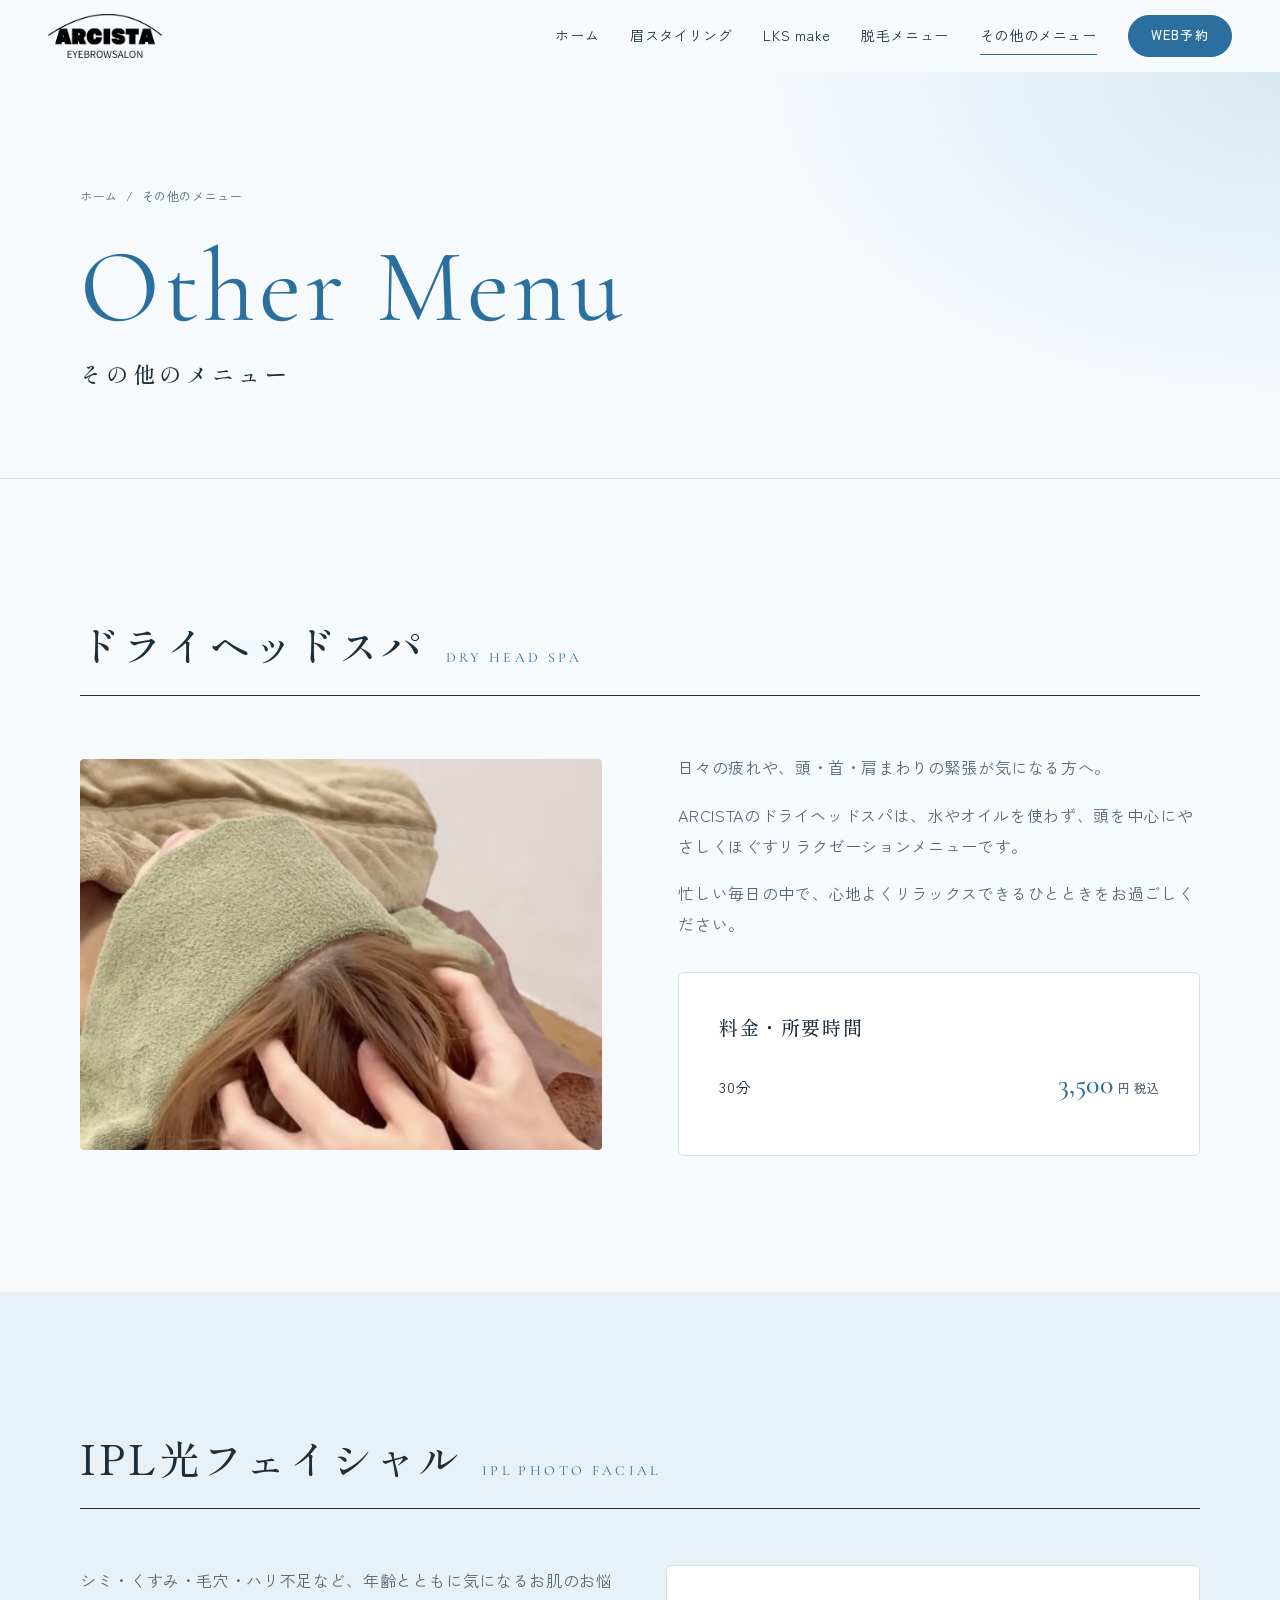
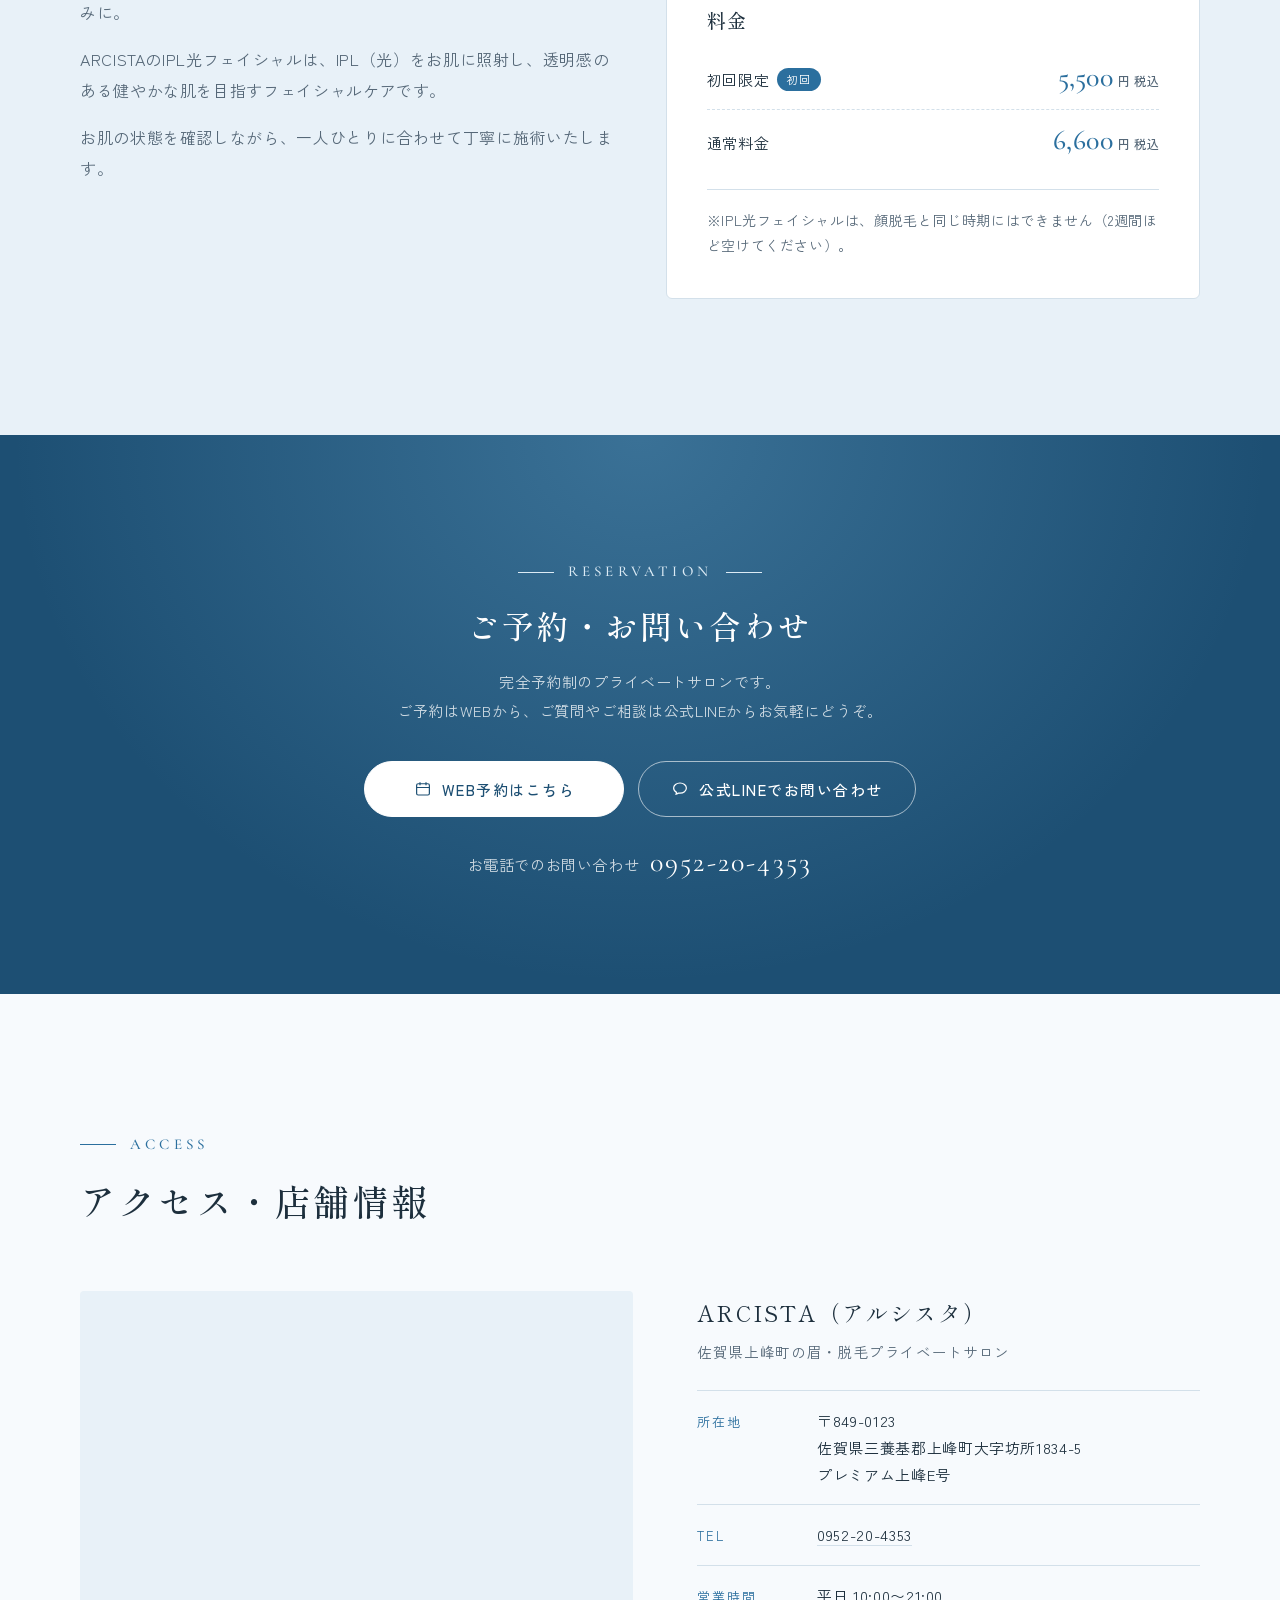
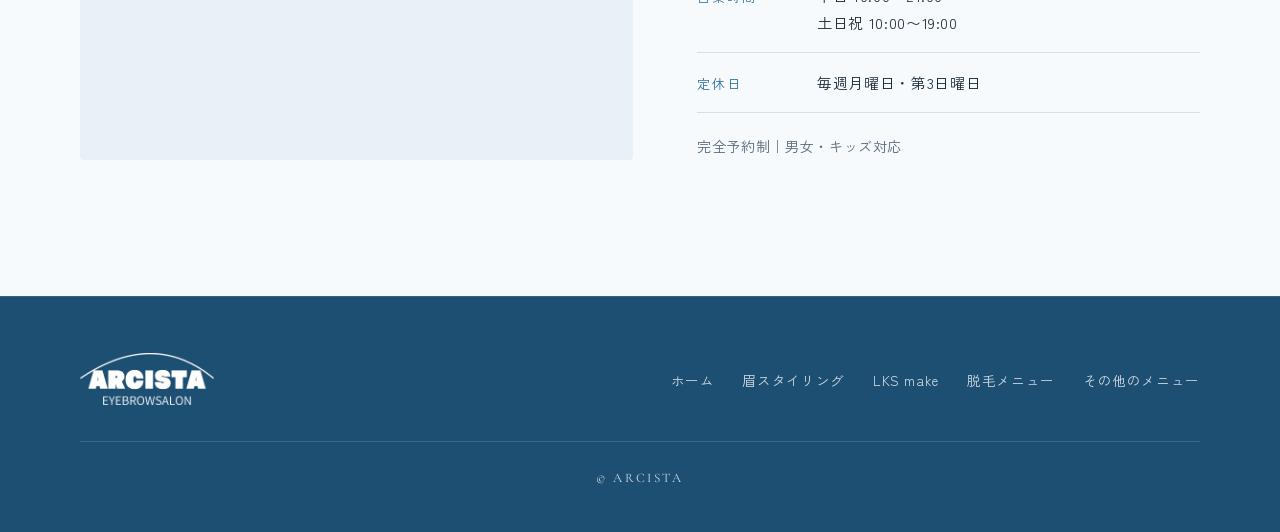
<file: other.html>
<!DOCTYPE html>
<html lang="ja">
<head>
<meta charset="utf-8">
<meta name="viewport" content="width=device-width, initial-scale=1">
<title>その他のメニュー｜ARCISTA（アルシスタ）佐賀県上峰町</title>
<meta name="description" content="ARCISTAのその他のメニュー。頭を中心にやさしくほぐすドライヘッドスパと、透明感のある健やかな肌を目指すIPL光フェイシャルのご案内です。">
<meta property="og:type" content="website">
<meta property="og:site_name" content="ARCISTA（アルシスタ）">
<meta property="og:title" content="その他のメニュー｜ARCISTA（アルシスタ）佐賀県上峰町">
<meta property="og:description" content="ARCISTAのその他のメニュー。頭を中心にやさしくほぐすドライヘッドスパと、透明感のある健やかな肌を目指すIPL光フェイシャルのご案内です。">
<meta property="og:image" content="https://arcista.pages.dev/images/hero.jpg">
<link rel="canonical" href="https://arcista.pages.dev/other">
<meta property="og:url" content="https://arcista.pages.dev/other">
<meta name="format-detection" content="telephone=no">
<link rel="icon" href="images/favicon.png">
<link rel="apple-touch-icon" href="images/favicon.png">
<link rel="preconnect" href="https://fonts.googleapis.com">
<link rel="preconnect" href="https://fonts.gstatic.com" crossorigin>
<link href="https://fonts.googleapis.com/css2?family=Cormorant+Garamond:wght@400;500&family=Shippori+Mincho:wght@400;500;600&family=Zen+Kaku+Gothic+New:wght@400;500&display=swap" rel="stylesheet">
<link rel="stylesheet" href="css/style.css">
<script>document.documentElement.classList.add('js');</script>
<!-- Google Analytics (GA4) -->
<script async src="https://www.googletagmanager.com/gtag/js?id=G-04KNGG2RRP"></script>
<script>
  window.dataLayer = window.dataLayer || [];
  function gtag(){dataLayer.push(arguments);}
  gtag('js', new Date());
  gtag('config', 'G-04KNGG2RRP');
</script>
</head>
<body>
<a class="skip" href="#main">本文へスキップ</a>

<header class="site-header">
  <div class="site-header__inner">
    <a class="brand" href="index.html" aria-label="ARCISTA ホーム"><img src="images/logo.png" alt="ARCISTA EYEBROW SALON" width="560" height="217"></a>
    <button class="nav-toggle" type="button" aria-controls="nav" aria-expanded="false" aria-label="メニューを開く"><span></span><span></span><span></span></button>
    <nav class="nav" id="nav" aria-label="メインメニュー">
      <ul class="nav__list">
        <li><a href="index.html">ホーム</a></li>
        <li><a href="eyebrow.html">眉スタイリング</a></li>
        <li><a href="lks.html">LKS make</a></li>
        <li><a href="hair-removal.html">脱毛メニュー</a></li>
        <li><a href="other.html" aria-current="page">その他のメニュー</a></li>
      </ul>
      <a class="btn btn--small" href="https://script.google.com/macros/s/AKfycbzo8WbLZhx-qSW-HrhDWom1a6CaFW49QN_-avgwk0KfLUEtTzykRMLi_vt3BGddYbbs/exec" target="_blank" rel="noopener">WEB予約</a>
    </nav>
  </div>
</header>

<main id="main">
<section class="page-hero">
  <div class="wrap">
    <p class="crumbs"><a href="index.html">ホーム</a><span>/</span>その他のメニュー</p>
    <p class="page-hero__en" aria-hidden="true">Other Menu</p>
    <h1 class="page-hero__title">その他のメニュー</h1>
  </div>
</section>

<section class="section menu-block" id="headspa" aria-labelledby="headspa-title">
  <div class="wrap">
    <div class="menu-title reveal"><h2 id="headspa-title">ドライヘッドスパ</h2><p>Dry Head Spa</p></div>
    <div class="split">
      <div class="split__media frame reveal"><img src="images/headspa.jpg" alt="ドライヘッドスパの施術風景" width="1179" height="884"></div>
      <div class="reveal">
        <p class="lead">日々の疲れや、頭・首・肩まわりの緊張が気になる方へ。</p>
        <p class="lead">ARCISTAのドライヘッドスパは、水やオイルを使わず、頭を中心にやさしくほぐすリラクゼーションメニューです。</p>
        <p class="lead">忙しい毎日の中で、心地よくリラックスできるひとときをお過ごしください。</p>
        <div class="price-card" style="margin-top:32px">
          <h3>料金・所要時間</h3>
          <dl class="prices">
            <div><dt>30分</dt><dd>3,500<small>円</small><small>税込</small></dd></div>
          </dl>
        </div>
      </div>
    </div>
  </div>
</section>

<section class="section section--soft menu-block" id="ipl" aria-labelledby="ipl-title">
  <div class="wrap">
    <div class="menu-title reveal"><h2 id="ipl-title">IPL光フェイシャル</h2><p>IPL Photo Facial</p></div>
    <div class="detail-grid" style="align-items:start">
      <div class="reveal">
        <p class="lead">シミ・くすみ・毛穴・ハリ不足など、年齢とともに気になるお肌のお悩みに。</p>
        <p class="lead">ARCISTAのIPL光フェイシャルは、IPL（光）をお肌に照射し、透明感のある健やかな肌を目指すフェイシャルケアです。</p>
        <p class="lead">お肌の状態を確認しながら、一人ひとりに合わせて丁寧に施術いたします。</p>
      </div>
      <div class="price-card reveal">
        <h3>料金</h3>
        <dl class="prices">
          <div><dt>初回限定<span class="badge">初回</span></dt><dd>5,500<small>円</small><small>税込</small></dd></div>
          <div><dt>通常料金</dt><dd>6,600<small>円</small><small>税込</small></dd></div>
        </dl>
        <p class="price-meta">※IPL光フェイシャルは、顔脱毛と同じ時期にはできません（2週間ほど空けてください）。</p>
      </div>
    </div>
  </div>
</section>

<section class="cta" aria-labelledby="cta-title">
  <div class="wrap reveal">
    <p class="label">Reservation</p>
    <h2 id="cta-title">ご予約・お問い合わせ</h2>
    <p>完全予約制のプライベートサロンです。<br>ご予約はWEBから、ご質問やご相談は公式LINEからお気軽にどうぞ。</p>
    <div class="btn-row">
      <a class="btn btn--light" href="https://script.google.com/macros/s/AKfycbzo8WbLZhx-qSW-HrhDWom1a6CaFW49QN_-avgwk0KfLUEtTzykRMLi_vt3BGddYbbs/exec" target="_blank" rel="noopener"><svg viewBox="0 0 24 24" fill="none" stroke="currentColor" stroke-width="1.6" aria-hidden="true"><rect x="3.5" y="5" width="17" height="15" rx="2"/><path d="M3.5 10h17M8 3v4M16 3v4"/></svg>WEB予約はこちら</a>
      <a class="btn btn--outline-light" href="https://line.me/R/ti/p/@804rrtrj" target="_blank" rel="noopener"><svg viewBox="0 0 24 24" fill="none" stroke="currentColor" stroke-width="1.6" aria-hidden="true"><path d="M12 4c-4.7 0-8.5 3-8.5 6.8 0 2.4 1.5 4.5 3.9 5.7-.2.8-.6 2-.7 2.4 0 0 2.3-.6 3.6-1.5.6.1 1.1.2 1.7.2 4.7 0 8.5-3 8.5-6.8S16.7 4 12 4z"/></svg>公式LINEでお問い合わせ</a>
    </div>
    <p class="cta__tel">お電話でのお問い合わせ<a href="tel:0952204353">0952-20-4353</a></p>
  </div>
</section>

<section class="section" id="access" aria-labelledby="access-title">
  <div class="wrap">
    <div class="section-head reveal">
      <p class="label">Access</p>
      <h2 class="heading" id="access-title">アクセス・店舗情報</h2>
    </div>
    <div class="access">
      <div class="access__map reveal">
        <iframe title="ARCISTAの地図" loading="lazy" referrerpolicy="no-referrer-when-downgrade" src="https://maps.google.com/maps?hl=ja&amp;q=33.32833,130.421564&amp;z=17&amp;output=embed"></iframe>
      </div>
      <div class="reveal">
        <p class="access__name">ARCISTA（アルシスタ）</p>
        <p class="access__desc">佐賀県上峰町の眉・脱毛プライベートサロン</p>
        <dl class="info">
          <div><dt>所在地</dt><dd>〒849-0123<br><span class="nb">佐賀県三養基郡上峰町</span><span class="nb">大字坊所1834-5</span><br>プレミアム上峰E号</dd></div>
          <div><dt>TEL</dt><dd><a href="tel:0952204353">0952-20-4353</a></dd></div>
          <div><dt>営業時間</dt><dd>平日 10:00〜21:00<br>土日祝 10:00〜19:00</dd></div>
          <div><dt>定休日</dt><dd>毎週月曜日・第3日曜日</dd></div>
        </dl>
        <p class="access__foot">完全予約制｜男女・キッズ対応</p>
      </div>
    </div>
  </div>
</section>
</main>

<footer class="site-footer">
  <div class="wrap">
    <div class="site-footer__inner">
      <a href="index.html" aria-label="ARCISTA ホーム"><img src="images/logo.png" alt="ARCISTA EYEBROW SALON" width="560" height="217" loading="lazy"></a>
      <nav aria-label="フッターメニュー">
        <ul>
          <li><a href="index.html">ホーム</a></li>
          <li><a href="eyebrow.html">眉スタイリング</a></li>
          <li><a href="lks.html">LKS make</a></li>
          <li><a href="hair-removal.html">脱毛メニュー</a></li>
          <li><a href="other.html" aria-current="page">その他のメニュー</a></li>
        </ul>
      </nav>
    </div>
    <p class="copyright">© ARCISTA</p>
  </div>
</footer>

<div class="fixed-bar">
  <a href="https://script.google.com/macros/s/AKfycbzo8WbLZhx-qSW-HrhDWom1a6CaFW49QN_-avgwk0KfLUEtTzykRMLi_vt3BGddYbbs/exec" target="_blank" rel="noopener"><svg viewBox="0 0 24 24" fill="none" stroke="currentColor" stroke-width="1.6" aria-hidden="true"><rect x="3.5" y="5" width="17" height="15" rx="2"/><path d="M3.5 10h17M8 3v4M16 3v4"/></svg>WEB予約</a>
  <a href="https://line.me/R/ti/p/@804rrtrj" target="_blank" rel="noopener"><svg viewBox="0 0 24 24" fill="none" stroke="currentColor" stroke-width="1.6" aria-hidden="true"><path d="M12 4c-4.7 0-8.5 3-8.5 6.8 0 2.4 1.5 4.5 3.9 5.7-.2.8-.6 2-.7 2.4 0 0 2.3-.6 3.6-1.5.6.1 1.1.2 1.7.2 4.7 0 8.5-3 8.5-6.8S16.7 4 12 4z"/></svg>LINE相談</a>
  <a href="tel:0952204353" aria-label="電話をかける 0952-20-4353"><svg viewBox="0 0 24 24" fill="none" stroke="currentColor" stroke-width="1.6" aria-hidden="true"><path d="M6.5 3.5h3l1.5 4-2 1.5a12 12 0 0 0 6 6l1.5-2 4 1.5v3a2 2 0 0 1-2 2A16 16 0 0 1 4.5 5.5a2 2 0 0 1 2-2z"/></svg></a>
</div>

<script src="js/main.js"></script>
</body>
</html>
</file>
<file: css/style.css>
/* ==========================================================
   ARCISTA — site stylesheet
   ========================================================== */

:root {
  --bg: #f7fafd;
  --bg-soft: #e8f1f8;
  --surface: #ffffff;
  --ink: #1d2f3d;
  --ink-soft: #566878;
  --line: #d3e0ea;
  --green: #2b6f9e;
  --green-deep: #1d4f73;
  --sage: #6aa9d0;
  --sage-soft: #dcebf5;
  --gold: #2b6f9e;
  --line-green: #06c755;

  --serif: "Shippori Mincho", "Hiragino Mincho ProN", "Yu Mincho", "YuMincho", serif;
  --sans: "Zen Kaku Gothic New", "Hiragino Kaku Gothic ProN", "Hiragino Sans", "Yu Gothic", "Meiryo", sans-serif;
  --latin: "Cormorant Garamond", "Shippori Mincho", "Times New Roman", serif;

  --wrap: 1120px;
  --gutter: clamp(20px, 5vw, 48px);
  --section: clamp(72px, 11vw, 136px);
  --header-h: 72px;
}

*,
*::before,
*::after { box-sizing: border-box; }

html { scroll-behavior: smooth; scroll-padding-top: calc(var(--header-h) + 16px); }

body {
  margin: 0;
  background: var(--bg);
  color: var(--ink);
  font-family: var(--sans);
  font-size: 16px;
  line-height: 1.95;
  letter-spacing: 0.04em;
  -webkit-font-smoothing: antialiased;
  overflow-wrap: anywhere;
}

img { display: block; max-width: 100%; height: auto; }
a { color: inherit; }
h1, h2, h3, h4, p, ul, ol, dl, dd, figure { margin: 0; }
ul, ol { padding: 0; list-style: none; }

h1, h2, h3, h4 {
  font-family: var(--serif);
  font-weight: 500;
  line-height: 1.5;
  letter-spacing: 0.08em;
}

.wrap { width: min(100% - var(--gutter) * 2, var(--wrap)); margin-inline: auto; }
.wrap--narrow { --wrap: 820px; }
.nb { display: inline-block; }

.skip {
  position: absolute; left: 12px; top: -60px; z-index: 100;
  background: var(--green); color: #fff; padding: 8px 16px; border-radius: 4px;
}
.skip:focus { top: 12px; }

:focus-visible { outline: 2px solid var(--gold); outline-offset: 3px; }

/* ---------- Header ---------- */

.site-header {
  position: sticky; top: 0; z-index: 50;
  height: var(--header-h);
  background: color-mix(in srgb, var(--bg) 92%, transparent);
  backdrop-filter: blur(12px);
  -webkit-backdrop-filter: blur(12px);
  border-bottom: 1px solid transparent;
  transition: border-color 0.3s;
}
.site-header.is-scrolled { border-bottom-color: var(--line); }

.site-header__inner {
  height: 100%;
  display: flex; align-items: center; justify-content: space-between; gap: 24px;
  width: min(100% - var(--gutter) * 2, 1280px); margin-inline: auto;
}

.brand { display: block; flex: none; }
.brand img { height: 44px; width: auto; }

.nav { display: flex; align-items: center; gap: clamp(16px, 2.4vw, 36px); }
.nav__list { display: flex; gap: clamp(16px, 2.4vw, 36px); }
.nav__list a {
  position: relative; display: block; padding: 6px 0;
  font-size: 14px; text-decoration: none; white-space: nowrap;
}
.nav__list a::after {
  content: ""; position: absolute; left: 0; right: 0; bottom: 0; height: 1px;
  background: var(--green); transform: scaleX(0); transform-origin: left;
  transition: transform 0.3s;
}
.nav__list a:hover::after,
.nav__list a[aria-current="page"]::after { transform: scaleX(1); }

.nav-toggle {
  display: none; width: 44px; height: 44px; padding: 0;
  background: none; border: 0; cursor: pointer; position: relative;
}
.nav-toggle span {
  position: absolute; left: 10px; right: 10px; height: 1.5px; background: var(--ink);
  transition: transform 0.3s, top 0.3s, opacity 0.3s;
}
.nav-toggle span:nth-child(1) { top: 15px; }
.nav-toggle span:nth-child(2) { top: 21px; }
.nav-toggle span:nth-child(3) { top: 27px; }
.nav-toggle[aria-expanded="true"] span:nth-child(1) { top: 21px; transform: rotate(45deg); }
.nav-toggle[aria-expanded="true"] span:nth-child(2) { opacity: 0; }
.nav-toggle[aria-expanded="true"] span:nth-child(3) { top: 21px; transform: rotate(-45deg); }

/* ---------- Buttons ---------- */

.btn {
  display: inline-flex; align-items: center; justify-content: center; gap: 10px;
  min-height: 56px; padding: 12px 32px;
  border: 1px solid var(--green); border-radius: 999px;
  background: var(--green); color: #fff;
  font-family: var(--sans); font-size: 15px; font-weight: 500; letter-spacing: 0.1em;
  text-decoration: none; text-align: center; line-height: 1.4;
  transition: background 0.25s, color 0.25s, border-color 0.25s, transform 0.25s;
}
.btn:hover { background: var(--green-deep); border-color: var(--green-deep); transform: translateY(-2px); }
.btn--ghost { background: transparent; color: var(--green); }
.btn--ghost:hover { background: var(--green); color: #fff; }
.btn--light { background: #fff; border-color: #fff; color: var(--green-deep); }
.btn--light:hover { background: var(--sage-soft); border-color: var(--sage-soft); }
.btn--outline-light { background: transparent; border-color: rgba(255, 255, 255, 0.6); color: #fff; }
.btn--outline-light:hover { background: #fff; border-color: #fff; color: var(--green-deep); }
.btn--small { min-height: 42px; padding: 8px 22px; font-size: 13px; }
.btn svg { width: 18px; height: 18px; flex: none; }

.btn-row { display: flex; flex-wrap: wrap; gap: 14px; }

.text-link {
  display: inline-flex; align-items: center; gap: 12px;
  font-size: 14px; letter-spacing: 0.12em; text-decoration: none;
  padding-bottom: 4px; border-bottom: 1px solid currentColor;
}
.text-link::after { content: "→"; transition: transform 0.25s; }
a:hover > .text-link::after,
.text-link:hover::after { transform: translateX(5px); }

/* ---------- Section basics ---------- */

.section { padding-block: var(--section); }
.section--soft { background: var(--bg-soft); }
.section--surface { background: var(--surface); }
.section--tight-top { padding-top: 0; }

.label {
  display: flex; align-items: center; gap: 14px;
  font-family: var(--latin); font-size: 15px; font-weight: 500;
  letter-spacing: 0.28em; text-transform: uppercase; color: var(--gold);
  margin-bottom: 14px;
}
.label::before { content: ""; width: 36px; height: 1px; background: currentColor; }

.heading { font-size: clamp(24px, 3.6vw, 36px); }
.heading + .lead { margin-top: 28px; }
.lead { color: var(--ink-soft); max-width: 44em; }
.lead + .lead { margin-top: 1em; }

.section-head { margin-bottom: clamp(36px, 6vw, 64px); }
.section-head--center { text-align: center; }
.section-head--center .label { justify-content: center; }
.section-head--center .label::after { content: ""; width: 36px; height: 1px; background: currentColor; }
.section-head--center .lead { margin-inline: auto; }

.arch { border-radius: 4px; overflow: hidden; }
.arch img, .frame img { width: 100%; height: 100%; object-fit: cover; }
.frame { border-radius: 4px; overflow: hidden; }

/* ---------- Home hero ---------- */

.hero { padding-block: clamp(40px, 7vw, 88px) var(--section); overflow: hidden; }
.hero__inner {
  display: grid; grid-template-columns: 1.05fr 0.95fr; align-items: center;
  gap: clamp(32px, 6vw, 88px);
}
.hero__title { font-size: clamp(28px, 3.6vw, 46px); line-height: 1.6; letter-spacing: 0.08em; }
.hero__title span { display: block; white-space: nowrap; }
.hero__sub { margin-top: 28px; color: var(--ink-soft); max-width: 30em; }
.hero__tags { display: flex; flex-wrap: wrap; gap: 8px; margin-top: 28px; }
.hero__tags li {
  font-size: 12.5px; padding: 4px 14px; border: 1px solid var(--line);
  border-radius: 999px; background: var(--surface); color: var(--ink-soft);
}
.hero .btn-row { margin-top: 36px; }
.hero__visual { position: relative; }
.hero__visual .arch { aspect-ratio: 4 / 5; }
.hero__visual::before {
  content: ""; position: absolute; inset: -18px -18px 18px 18px; z-index: -1;
  border: 1px solid var(--sage); border-radius: 4px; opacity: 0.7;
}
.hero__caption {
  position: absolute; left: -28px; bottom: 36px;
  writing-mode: vertical-rl; font-family: var(--latin); font-size: 13px;
  letter-spacing: 0.3em; color: var(--ink-soft); text-transform: uppercase;
}

/* ---------- Page hero (sub pages) ---------- */

.page-hero {
  padding-block: clamp(56px, 9vw, 112px) clamp(48px, 7vw, 88px);
  border-bottom: 1px solid var(--line);
  background:
    radial-gradient(60% 120% at 100% 0%, color-mix(in srgb, var(--sage) 22%, transparent), transparent 70%),
    var(--bg);
}
.page-hero__en {
  font-family: var(--latin); font-size: clamp(44px, 9vw, 104px); font-weight: 400;
  line-height: 1; letter-spacing: 0.04em; color: var(--green);
}
.page-hero__title { margin-top: 18px; font-size: clamp(18px, 2.4vw, 22px); letter-spacing: 0.2em; }
.page-hero__lead { margin-top: 28px; color: var(--ink-soft); max-width: 42em; }

.crumbs { font-size: 12px; color: var(--ink-soft); margin-bottom: 28px; }
.crumbs a { text-decoration: none; }
.crumbs a:hover { text-decoration: underline; }
.crumbs span { margin-inline: 8px; }

/* ---------- Split layout ---------- */

.split {
  display: grid; grid-template-columns: 1fr 1fr; align-items: center;
  gap: clamp(32px, 6vw, 80px);
}
.split--reverse > :first-child { order: 2; }
.split__media { aspect-ratio: 4 / 3; }
.split__media.arch { aspect-ratio: 4 / 5; max-width: 440px; width: 100%; margin-inline: auto; }

/* ---------- Cards ---------- */

.cards { display: grid; gap: clamp(24px, 3.5vw, 40px); }
.cards--2 { grid-template-columns: repeat(2, 1fr); }
.cards--3 { grid-template-columns: repeat(3, 1fr); }
.cards--4 { grid-template-columns: repeat(4, 1fr); gap: clamp(20px, 2.4vw, 32px); }

.card { display: flex; flex-direction: column; text-decoration: none; }
.card__media { aspect-ratio: 4 / 3; overflow: hidden; border-radius: 4px; background: var(--bg-soft); }
.card__media--arch { aspect-ratio: 4 / 5; }
.card__media--square { aspect-ratio: 1; }
.card__media img { width: 100%; height: 100%; object-fit: cover; transition: transform 0.8s cubic-bezier(0.2, 0.7, 0.2, 1); }
a.card:hover .card__media img { transform: scale(1.05); }
.card__body { padding-top: 22px; display: flex; flex-direction: column; flex: 1; }
.card__num { font-family: var(--latin); font-size: 15px; letter-spacing: 0.2em; color: var(--gold); }
.card__title { font-size: clamp(19px, 2.2vw, 23px); margin-top: 2px; }
.card__text { margin-top: 10px; color: var(--ink-soft); font-size: 15px; }
.card__body .text-link { margin-top: 18px; align-self: flex-start; }

.checks { margin-top: 14px; display: grid; gap: 6px; }
.checks li { position: relative; padding-left: 28px; font-size: 15px; }
.checks li::before {
  content: ""; position: absolute; left: 4px; top: 0.72em;
  width: 12px; height: 6px; border-left: 1.5px solid var(--sage); border-bottom: 1.5px solid var(--sage);
  transform: rotate(-45deg);
}

/* ---------- Feature list (reasons) ---------- */

.features { display: grid; gap: 0; border-top: 1px solid var(--line); }
.feature {
  display: grid; grid-template-columns: 96px 1fr; gap: clamp(16px, 3vw, 40px);
  padding-block: clamp(28px, 4vw, 44px); border-bottom: 1px solid var(--line);
}
.feature__num { font-family: var(--latin); font-size: clamp(40px, 5vw, 56px); line-height: 1; color: var(--sage); }
.feature__title { font-size: clamp(18px, 2.2vw, 22px); }
.feature__text { margin-top: 10px; color: var(--ink-soft); }

/* ---------- Menu detail blocks ---------- */

.menu-block { scroll-margin-top: calc(var(--header-h) + 16px); }
.menu-title { display: flex; align-items: baseline; flex-wrap: wrap; gap: 6px 20px; padding-bottom: 20px; border-bottom: 1px solid var(--ink); margin-bottom: clamp(32px, 5vw, 56px); }
.menu-title h2 { font-size: clamp(26px, 4vw, 40px); }
.menu-title p { font-family: var(--latin); letter-spacing: 0.24em; color: var(--gold); text-transform: uppercase; font-size: 14px; }

.detail-grid { display: grid; grid-template-columns: 1fr 1fr; gap: clamp(28px, 4vw, 56px); }
.detail { display: block; }
.detail--full { grid-column: 1 / -1; }
.detail h3 {
  font-size: 19px; margin-bottom: 16px; padding-left: 16px; position: relative;
}
.detail h3::before { content: ""; position: absolute; left: 0; top: 0.35em; bottom: 0.35em; width: 2px; background: var(--gold); }
.detail p { color: var(--ink-soft); }
.detail p + p { margin-top: 0.8em; }

.note { font-size: 13.5px; color: var(--ink-soft); line-height: 1.8; }
.note-list { display: grid; gap: 8px; }
.note-list li { position: relative; padding-left: 1.3em; color: var(--ink-soft); font-size: 15px; }
.note-list li::before { content: "・"; position: absolute; left: 0; }

/* ---------- Price ---------- */

.price-card {
  background: var(--surface); border: 1px solid var(--line); border-radius: 6px;
  padding: clamp(24px, 4vw, 40px);
}
.price-card h3, .price-card h4 { font-size: 19px; margin-bottom: 12px; }
.price-card .sub { font-size: 13px; color: var(--gold); letter-spacing: 0.14em; font-family: var(--sans); margin-left: 10px; }

.prices { display: grid; }
.prices > div {
  display: flex; align-items: baseline; justify-content: space-between; gap: 16px;
  padding-block: 14px; border-bottom: 1px dashed var(--line);
}
.prices > div:last-child { border-bottom: 0; }
.prices dt { font-size: 15px; }
.prices dd {
  font-family: var(--latin); font-size: 28px; font-weight: 500; line-height: 1.2;
  letter-spacing: 0.02em; white-space: nowrap; color: var(--green);
}
.prices dd small { font-family: var(--sans); font-size: 12px; margin-left: 4px; color: var(--ink-soft); letter-spacing: 0.04em; }
.prices .is-first dt::after {
  content: "初回"; display: none;
}
.badge {
  display: inline-block; margin-left: 8px; padding: 1px 10px; border-radius: 999px;
  background: var(--gold); color: #fff; font-size: 11px; letter-spacing: 0.1em; vertical-align: 2px;
}
.price-meta { margin-top: 18px; padding-top: 18px; border-top: 1px solid var(--line); font-size: 14px; color: var(--ink-soft); line-height: 1.8; }
.price-meta strong { color: var(--ink); font-weight: 500; }

/* course table */
.table-scroll { overflow-x: auto; -webkit-overflow-scrolling: touch; margin-top: 8px; }
.course { width: 100%; min-width: 520px; border-collapse: collapse; text-align: center; }
.course caption { text-align: left; font-family: var(--serif); font-size: 19px; letter-spacing: 0.08em; padding-bottom: 14px; }
.course th, .course td { padding: 14px 8px; border: 1px solid var(--line); }
.course thead th { background: var(--green); color: #fff; font-weight: 500; font-size: 15px; border-color: var(--green); line-height: 1.5; }
.course thead th:first-child { background: var(--sage-soft); color: var(--ink); border-color: var(--line); font-size: 13px; }
.course thead th span { display: inline-block; margin-top: 4px; padding: 0 10px; border-radius: 999px; background: #fff; color: var(--green); font-size: 11px; letter-spacing: 0.1em; }
.course tbody th { font-weight: 500; font-size: 14px; background: var(--bg); line-height: 1.5; }
.course td { background: var(--surface); line-height: 1.4; }
.course td b { display: block; font-family: var(--latin); font-size: 23px; font-weight: 500; color: var(--green); letter-spacing: 0.02em; }
.course td b small { font-family: var(--sans); font-size: 11px; margin-left: 2px; }
.course td span { font-size: 11.5px; color: var(--ink-soft); letter-spacing: 0; }
.course td b { white-space: nowrap; }
.course i { font-style: normal; }

.info-pair { display: grid; grid-template-columns: 1fr 1.4fr; gap: 0; background: var(--surface); border: 1px solid var(--line); border-radius: 6px; }
.info-pair > div { padding: clamp(20px, 3vw, 32px); }
.info-pair > div + div { border-left: 1px solid var(--line); }
.info-pair h4 { font-size: 16px; margin-bottom: 8px; }
.info-pair li { font-size: 14.5px; color: var(--ink-soft); }

/* ---------- Steps ---------- */

.steps { display: grid; grid-template-columns: repeat(4, 1fr); gap: clamp(16px, 2vw, 28px); counter-reset: step; }
.steps li {
  counter-increment: step; position: relative;
  background: var(--surface); border: 1px solid var(--line); border-radius: 6px;
  padding: 28px 22px 26px;
}
.steps li::before {
  content: "0" counter(step);
  font-family: var(--latin); font-size: 34px; line-height: 1; color: var(--sage);
  display: block; margin-bottom: 14px;
}
.steps h4 { font-size: 15.5px; letter-spacing: 0.03em; margin-bottom: 8px; }
.steps p { font-size: 14px; color: var(--ink-soft); line-height: 1.85; }

/* ---------- Gallery ---------- */

.gallery { display: grid; grid-template-columns: repeat(3, 1fr); gap: clamp(14px, 2vw, 24px); }
.gallery figure { display: grid; gap: 10px; }
.gallery .frame { aspect-ratio: 16 / 10; }
.gallery figcaption { font-size: 13px; letter-spacing: 0.14em; color: var(--ink-soft); text-align: center; }

/* ---------- CTA band ---------- */

.cta {
  background: var(--green-deep); color: #fff; text-align: center;
  padding-block: clamp(64px, 9vw, 104px);
  background-image: radial-gradient(70% 140% at 50% 0%, color-mix(in srgb, var(--sage) 38%, transparent), transparent 70%);
}
.cta .label { justify-content: center; color: var(--sage-soft); }
.cta .label::after { content: ""; width: 36px; height: 1px; background: currentColor; }
.cta h2 { font-size: clamp(22px, 3.4vw, 32px); }
.cta p { margin-top: 18px; color: rgba(255, 255, 255, 0.78); font-size: 15px; }
.cta .btn-row { justify-content: center; margin-top: 36px; }
.cta .btn { min-width: 260px; }
.cta__tel { margin-top: 28px; font-size: 14px; color: rgba(255, 255, 255, 0.78); }
.cta__tel a { font-family: var(--latin); font-size: 28px; color: #fff; text-decoration: none; letter-spacing: 0.08em; margin-left: 10px; }

/* ---------- Access ---------- */

.access { display: grid; grid-template-columns: 1.1fr 1fr; gap: clamp(28px, 5vw, 72px); align-items: stretch; }
.access__map { min-height: 380px; border-radius: 4px; overflow: hidden; background: var(--bg-soft); }
.access__map iframe { width: 100%; height: 100%; min-height: 380px; border: 0; display: block; filter: saturate(0.75); }
.access__name { font-family: var(--serif); font-size: 22px; letter-spacing: 0.1em; }
.access__desc { color: var(--ink-soft); font-size: 14.5px; margin-top: 4px; }
.info { margin-top: 24px; border-top: 1px solid var(--line); }
.info > div { display: grid; grid-template-columns: 6.5em 1fr; gap: 16px; padding-block: 16px; border-bottom: 1px solid var(--line); }
.info dt { font-size: 13px; color: var(--gold); letter-spacing: 0.14em; padding-top: 2px; }
.info dd { font-size: 15px; line-height: 1.8; }
.info dd a { text-decoration: none; border-bottom: 1px solid var(--line); }
.access__foot { margin-top: 20px; font-size: 14px; color: var(--ink-soft); }

/* ---------- Footer ---------- */

.site-footer { background: var(--green-deep); color: rgba(255, 255, 255, 0.8); padding-block: 56px 40px; border-top: 1px solid rgba(255, 255, 255, 0.12); }
.site-footer__inner { display: flex; flex-wrap: wrap; align-items: center; justify-content: space-between; gap: 28px; }
.site-footer img { height: 52px; width: auto; filter: invert(1); }
.site-footer nav ul { display: flex; flex-wrap: wrap; gap: 8px 28px; }
.site-footer nav a { font-size: 13.5px; text-decoration: none; }
.site-footer nav a:hover { color: #fff; text-decoration: underline; }
.copyright { margin-top: 36px; padding-top: 24px; border-top: 1px solid rgba(255, 255, 255, 0.14); font-family: var(--latin); font-size: 13px; letter-spacing: 0.2em; text-align: center; }

/* ---------- Mobile fixed bar ---------- */

.fixed-bar { display: none; }

/* ---------- Reveal ---------- */

.js .reveal { opacity: 0; transform: translateY(22px); transition: opacity 0.9s ease, transform 0.9s cubic-bezier(0.2, 0.7, 0.2, 1); }
.js .reveal.is-visible { opacity: 1; transform: none; }

@media (prefers-reduced-motion: reduce) {
  html { scroll-behavior: auto; }
  .js .reveal { opacity: 1; transform: none; transition: none; }
  .card__media img, .btn { transition: none; }
}

/* ---------- Responsive ---------- */

@media (max-width: 960px) {
  .steps { grid-template-columns: repeat(2, 1fr); }
  .cards--3 { grid-template-columns: repeat(2, 1fr); }
  .cards--4 { grid-template-columns: repeat(2, 1fr); }
  .cards--3.cards--keep { grid-template-columns: repeat(3, 1fr); }
}

@media (max-width: 820px) {
  :root { --header-h: 60px; }
  body { font-size: 15px; padding-bottom: 64px; }

  .brand img { height: 36px; }
  .nav-toggle { display: block; }
  .nav {
    position: fixed; inset: var(--header-h) 0 auto 0;
    flex-direction: column; align-items: stretch; gap: 20px;
    padding: 12px var(--gutter) 28px;
    background: var(--bg); border-bottom: 1px solid var(--line);
    opacity: 0; visibility: hidden; transform: translateY(-8px);
    transition: opacity 0.25s, transform 0.25s, visibility 0.25s;
  }
  .nav.is-open { opacity: 1; visibility: visible; transform: none; }
  .nav__list { flex-direction: column; gap: 0; }
  .nav__list a { padding: 16px 0; font-size: 15px; border-bottom: 1px solid var(--line); }
  .nav__list a::after { display: none; }

  .hero__inner, .split, .access, .detail-grid { grid-template-columns: 1fr; }
  .hero__visual { order: -1; width: min(100%, 420px); margin-inline: auto; }
  .hero__visual .arch { aspect-ratio: 1; }
  .hero__visual::before { inset: -10px -10px 10px 10px; }
  .hero__caption { display: none; }
  .hero__title { font-size: clamp(24px, 7.2vw, 34px); letter-spacing: 0.06em; }
  .split--reverse > :first-child { order: 0; }
  .cards--2, .cards--3, .cards--4, .cards--3.cards--keep { grid-template-columns: 1fr; }
  .card__media--arch { aspect-ratio: 1; max-width: 420px; width: 100%; margin-inline: auto; }
  .feature { grid-template-columns: 56px 1fr; }
  .info-pair { grid-template-columns: 1fr; }
  .info-pair > div + div { border-left: 0; border-top: 1px solid var(--line); }
  .btn-row .btn { flex: 1 1 100%; }
  .cta .btn { min-width: 0; }
  .site-footer__inner { flex-direction: column; align-items: flex-start; }

  .fixed-bar {
    position: fixed; left: 0; right: 0; bottom: 0; z-index: 40;
    display: grid; grid-template-columns: 1fr 1fr 64px; height: 64px;
    background: var(--green-deep); box-shadow: 0 -6px 24px rgba(0, 0, 0, 0.12);
  }
  .fixed-bar a {
    display: flex; align-items: center; justify-content: center; gap: 8px;
    color: #fff; text-decoration: none; font-size: 13.5px; font-weight: 500; letter-spacing: 0.08em;
  }
  .fixed-bar a + a { border-left: 1px solid rgba(255, 255, 255, 0.16); }
  .fixed-bar a:first-child { background: var(--green); }
  .fixed-bar svg { width: 18px; height: 18px; }
}

@media (max-width: 520px) {
  .course { min-width: 0; table-layout: fixed; }
  .course th, .course td { padding: 12px 3px; }
  .course thead th { font-size: 13px; }
  .course thead th:first-child { width: 22%; font-size: 11px; }
  .course thead th span { padding: 0 6px; font-size: 10px; letter-spacing: 0.04em; }
  .course tbody th { font-size: 12px; }
  .course td b { font-size: clamp(15px, 4.6vw, 18px); letter-spacing: 0; }
  .course td b small { font-size: 10px; margin-left: 1px; }
  .course td span { display: block; font-size: 10px; line-height: 1.5; margin-top: 2px; }
  .steps { grid-template-columns: 1fr; }
  .gallery { grid-template-columns: 1fr; }
  .prices dd { font-size: 24px; }
  .info > div { grid-template-columns: 5.5em 1fr; gap: 10px; }
}

/* LKS make lip */
.steps--5 { grid-template-columns: repeat(5, 1fr); gap: clamp(12px, 1.4vw, 20px); }
.steps--5 li { padding-inline: 18px; }
@media (max-width: 1100px) { .steps--5 { grid-template-columns: repeat(3, 1fr); } }
@media (max-width: 820px) { .steps--5 { grid-template-columns: repeat(2, 1fr); } }
@media (max-width: 520px) { .steps--5 { grid-template-columns: 1fr; } }
.lip-photo { aspect-ratio: 16 / 9; max-width: 420px; margin-bottom: 18px; }

/* Link banner */
.banner {
  display: flex; flex-wrap: wrap; align-items: center; justify-content: space-between; gap: 16px 32px;
  padding: clamp(24px, 4vw, 40px); background: var(--surface); border: 1px solid var(--line); border-radius: 6px;
  text-decoration: none;
}
.banner__title { font-family: var(--serif); font-size: clamp(18px, 2.2vw, 22px); letter-spacing: 0.08em; }
.banner__text { margin-top: 6px; color: var(--ink-soft); font-size: 15px; }
.card__title small { font-size: 0.62em; letter-spacing: 0.04em; white-space: nowrap; }
.card__links { display: flex; flex-wrap: wrap; gap: 6px 24px; }

/* Part prices */
.prices dt small { display: block; font-size: 12px; line-height: 1.6; color: var(--ink-soft); margin-top: 2px; }
.price-more {
  display: flex; flex-direction: column; align-items: flex-start; justify-content: center; gap: 10px;
  padding: clamp(24px, 4vw, 40px); border: 1px dashed var(--sage); border-radius: 6px;
}
.price-more__title { font-family: var(--serif); font-size: 19px; letter-spacing: 0.08em; }
.price-more__text { color: var(--ink-soft); font-size: 15px; margin-bottom: 8px; }

/* LKS make page: rose accent */
.page-lks { --gold: #a5565f; --rose: #a5565f; --rose-mid: #d08a92; --bg-soft: #f9eeec; --line: #ead9d6; }
.page-lks .site-header, .page-lks .cta, .page-lks #access, .page-lks .site-footer { --line: #d3e0ea; }
.page-lks .page-hero { background: radial-gradient(70% 140% at 100% 0%, color-mix(in srgb, var(--rose-mid) 42%, transparent), transparent 72%), var(--bg); }
.page-lks .page-hero__en { color: var(--rose); }
.page-lks .menu-title { border-bottom-color: var(--rose); }
.page-lks .menu-title h2 { color: var(--rose); }
.page-lks .checks li::before { border-color: var(--rose); }
.page-lks .steps li::before { color: var(--rose-mid); }
.page-lks .prices dd { color: var(--rose); }
.page-lks .price-card { border-color: var(--rose-mid); }
.page-lks main .text-link { color: var(--rose); }
</file>
